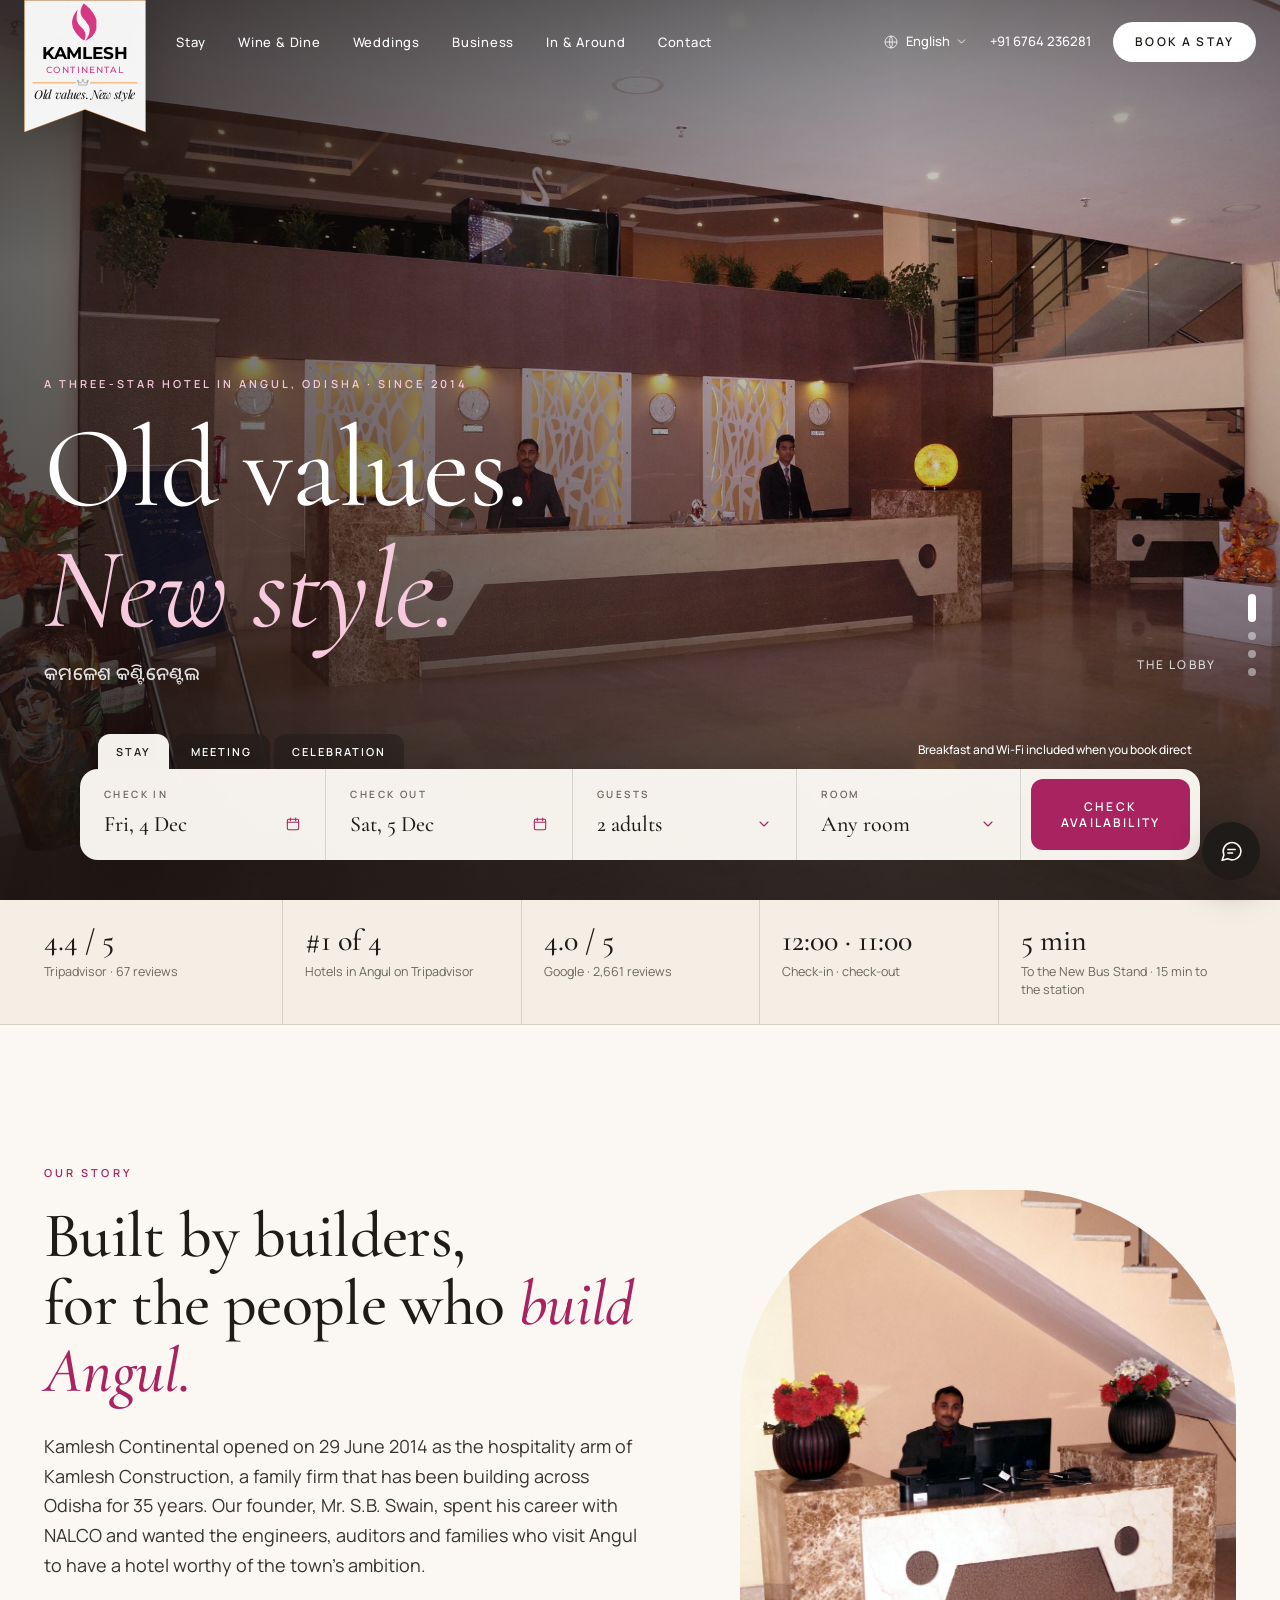
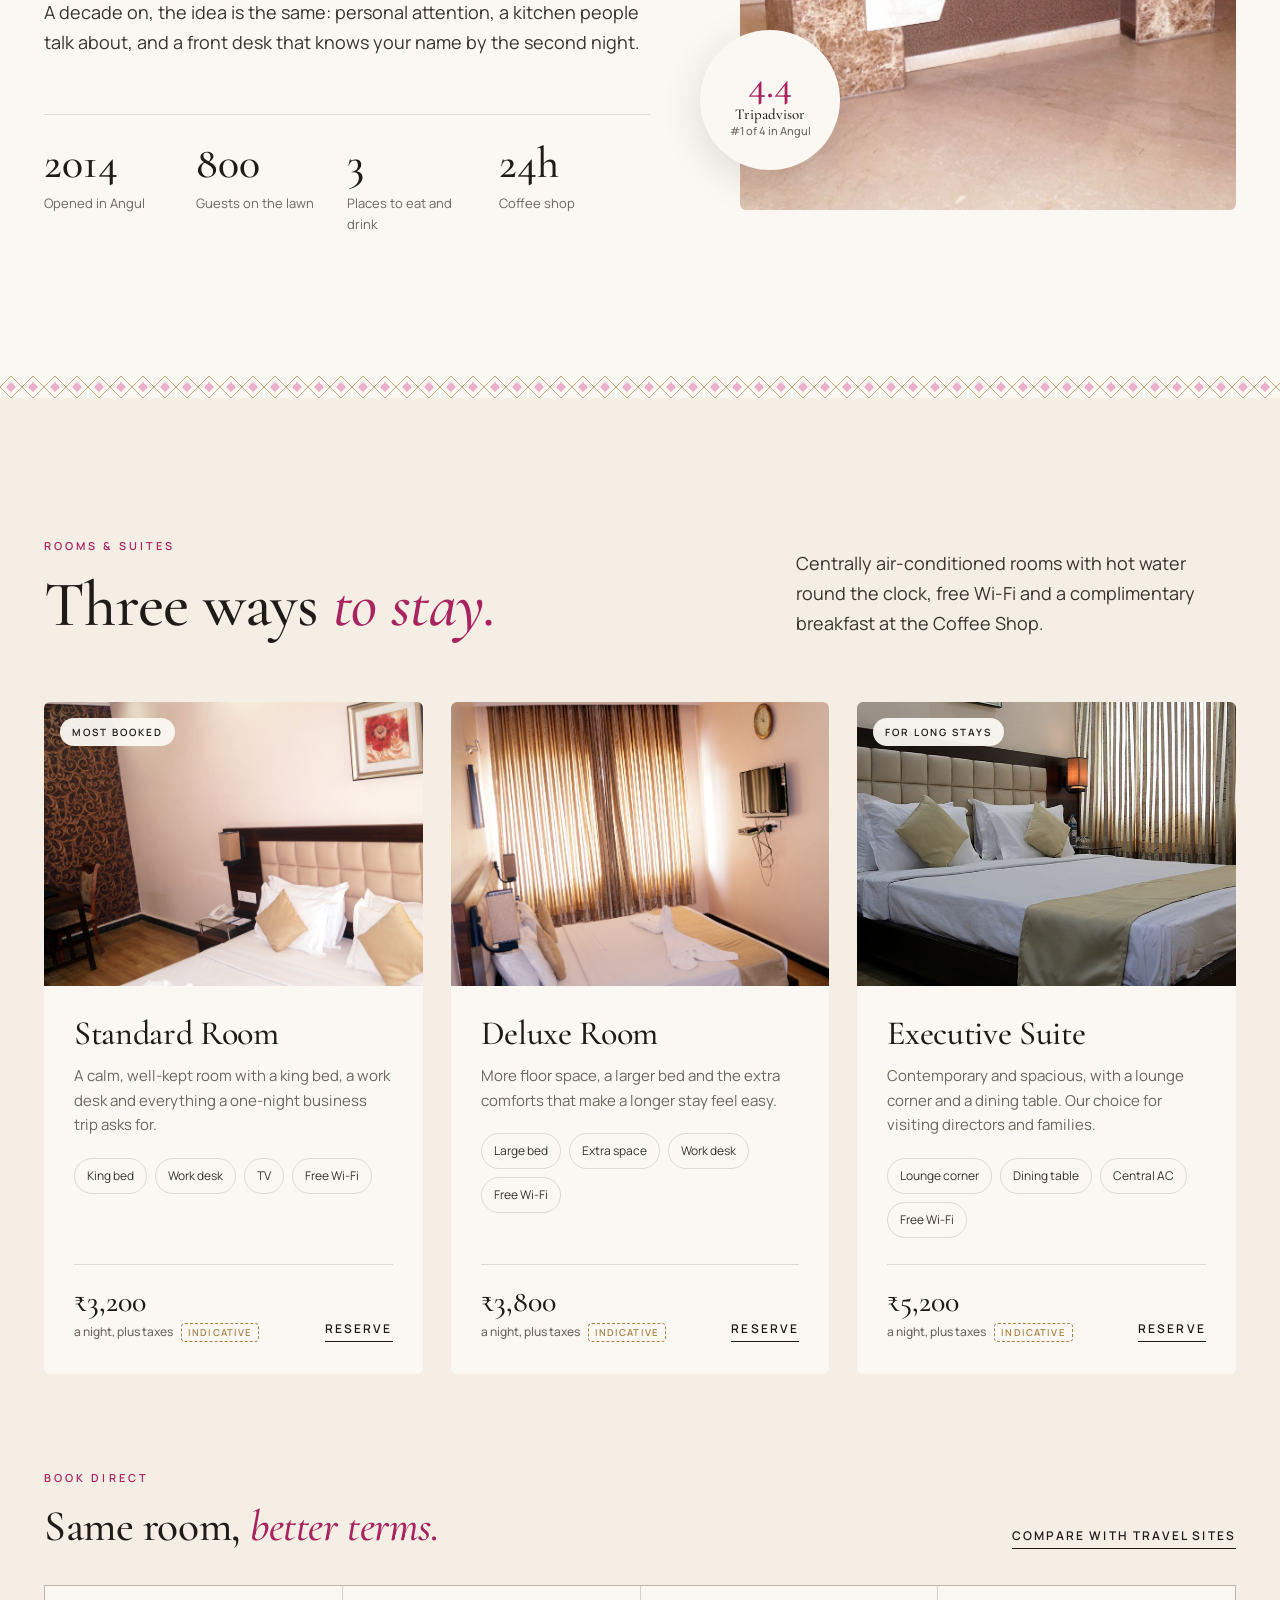
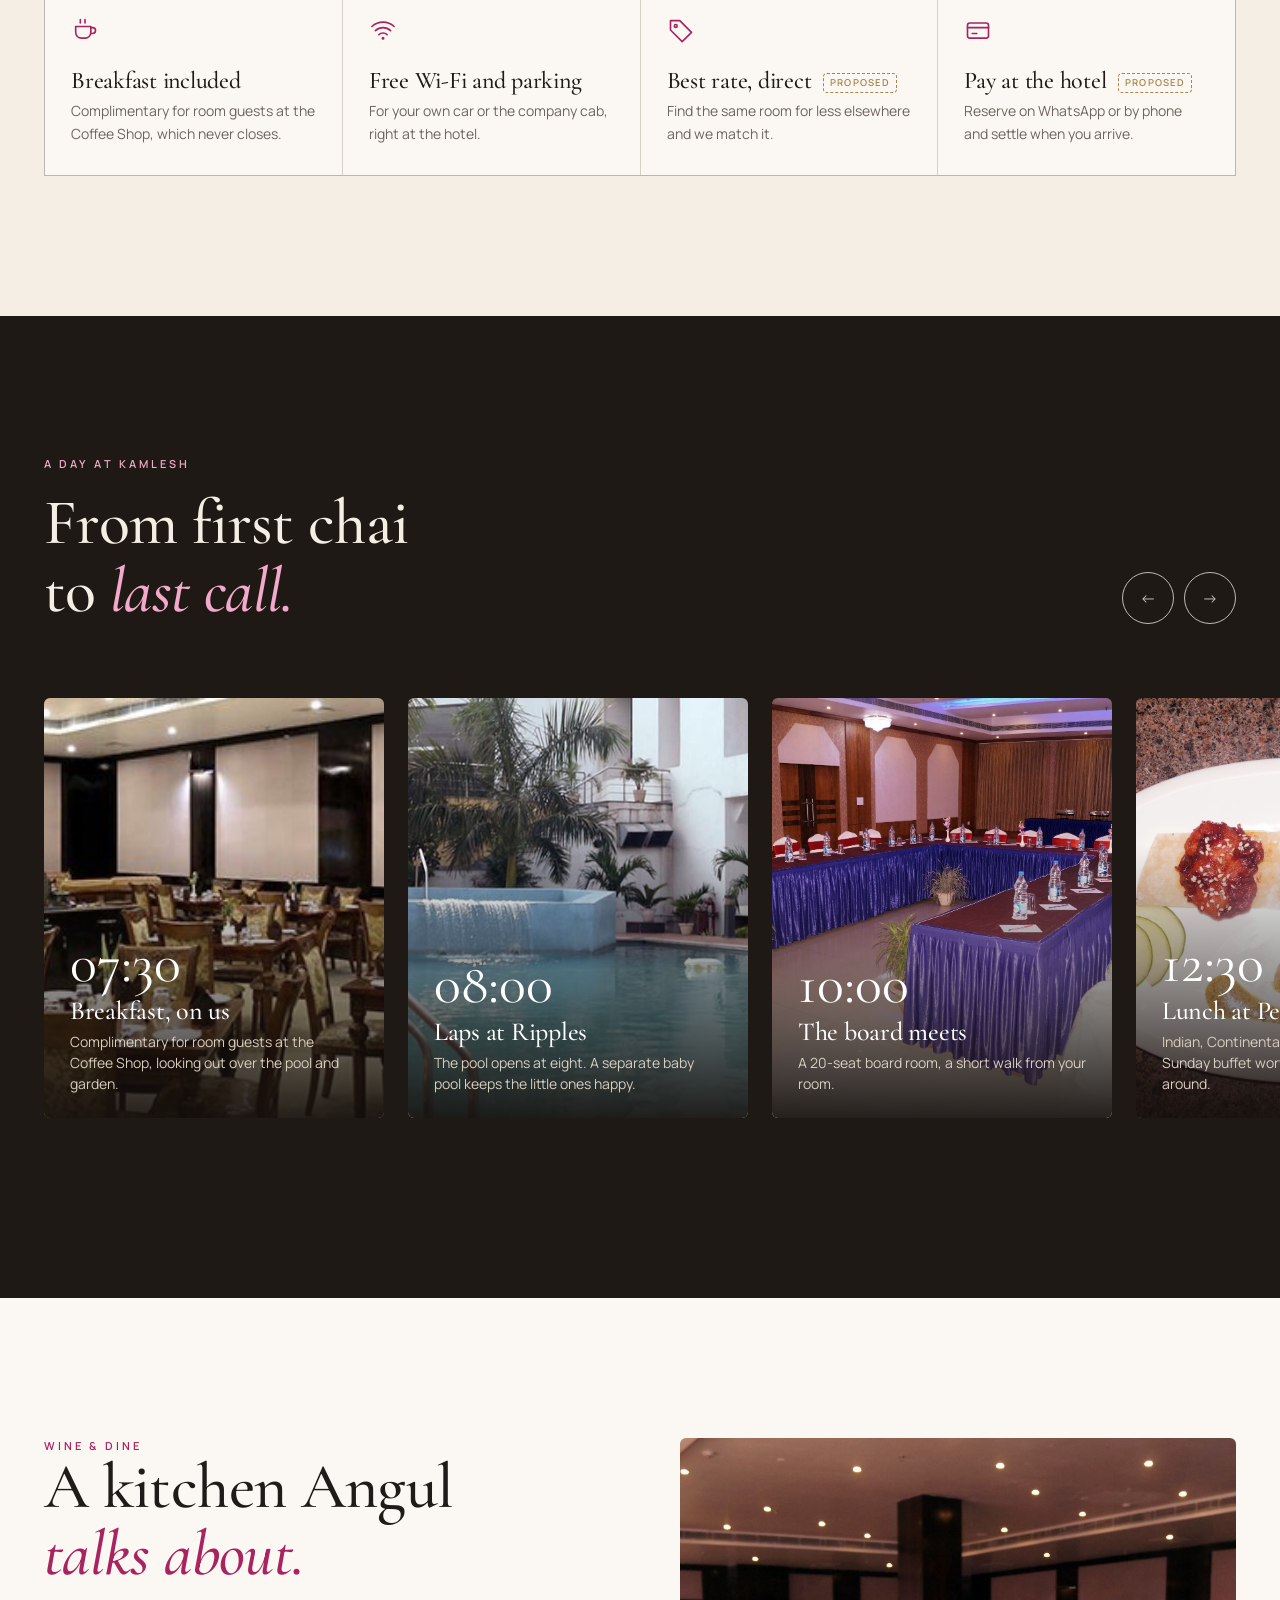
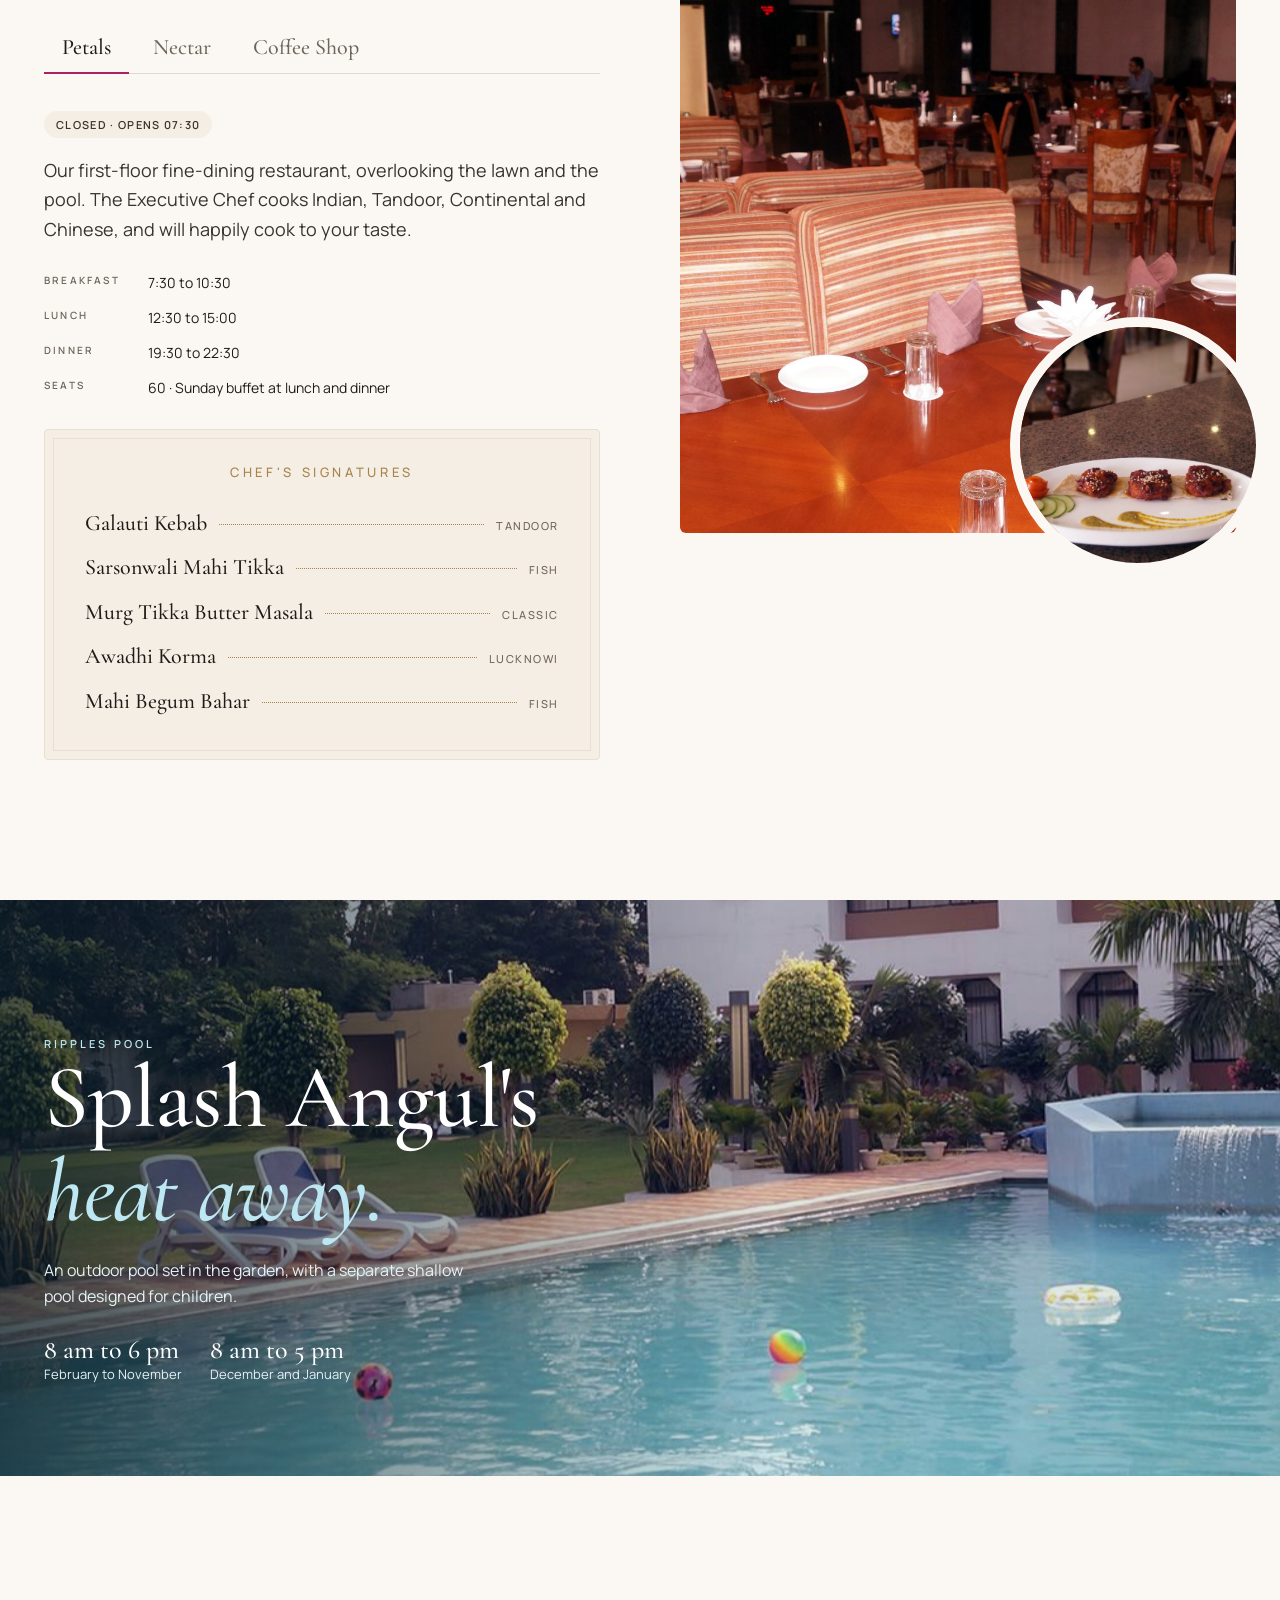
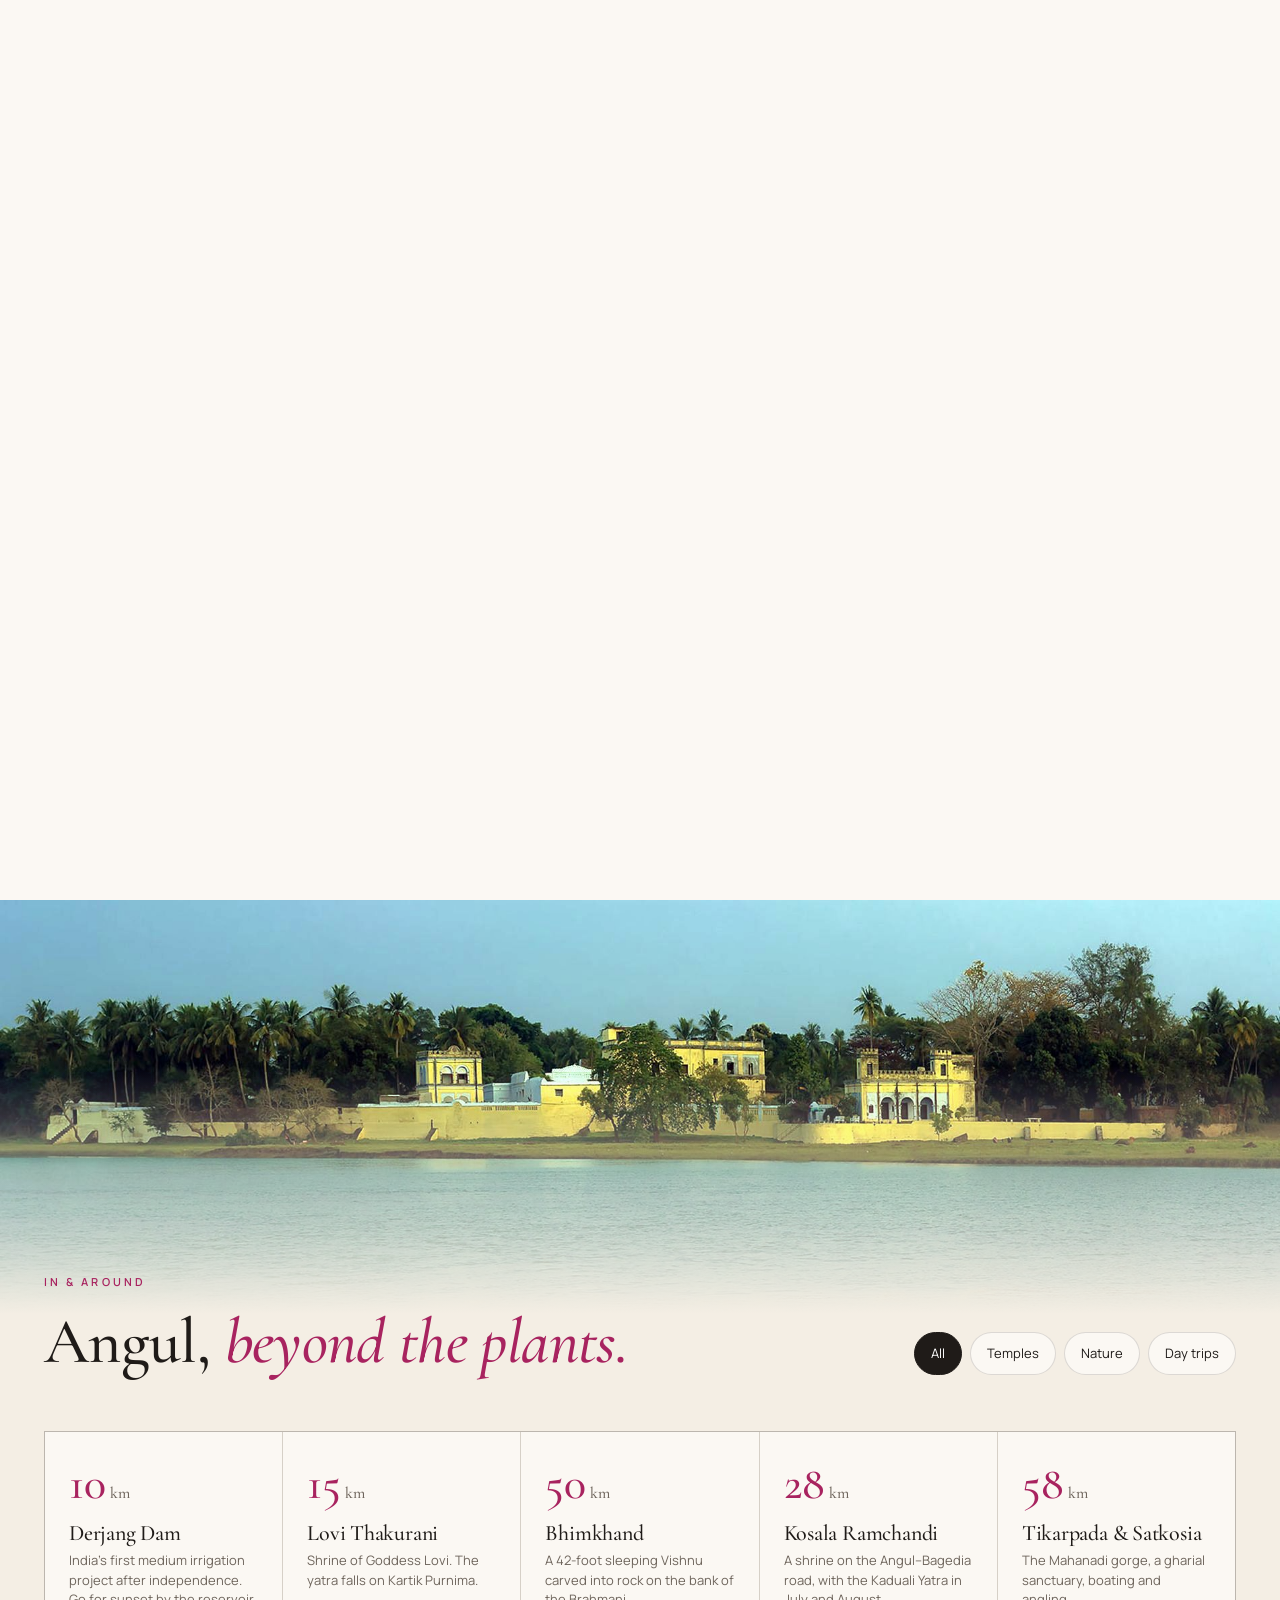
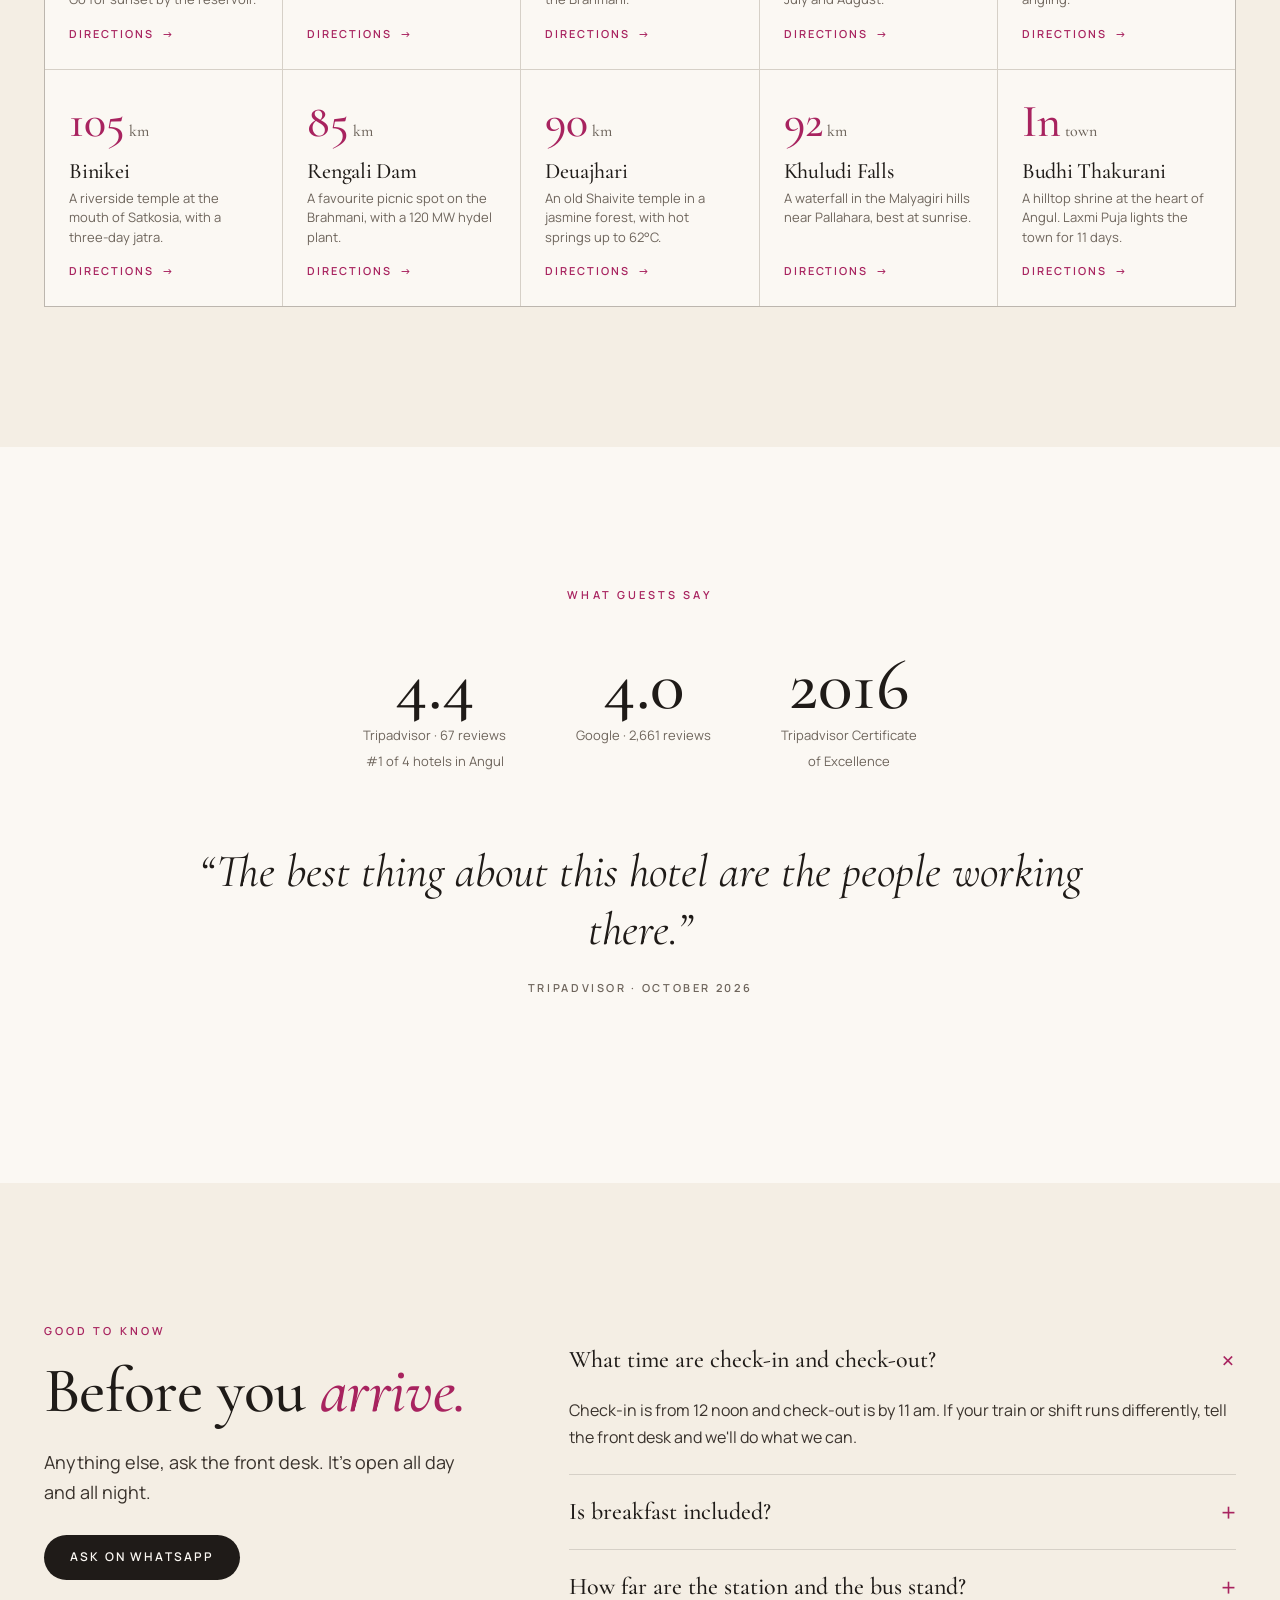
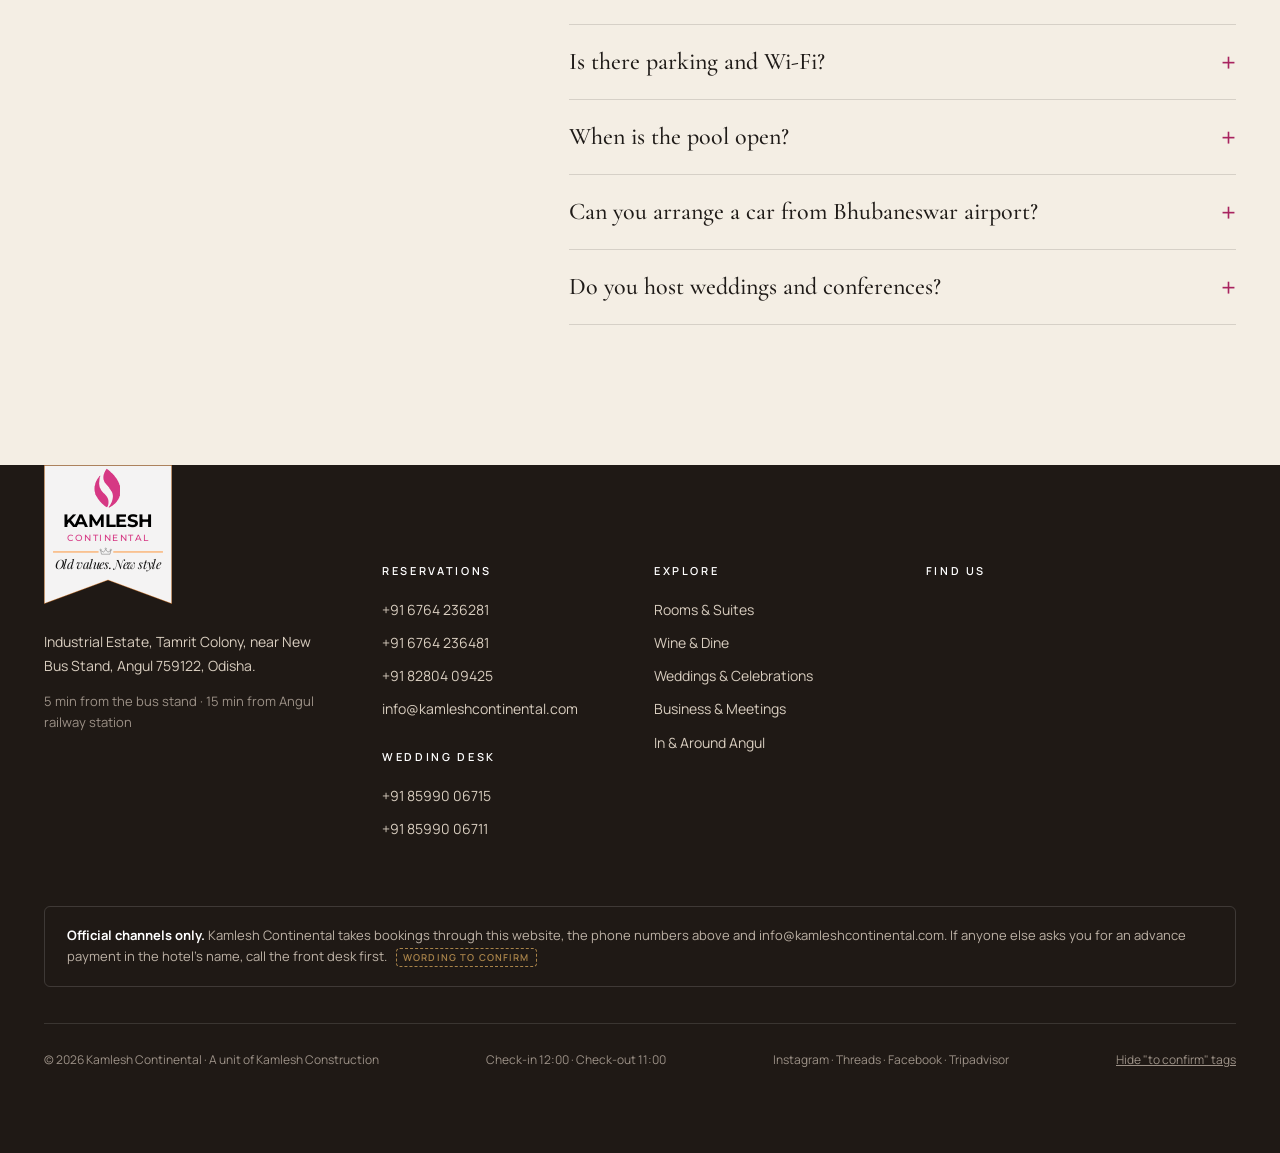
<file: index.html>
<!doctype html>
<html lang="en">
<head>
<meta charset="utf-8">
<meta name="viewport" content="width=device-width, initial-scale=1">
<script>try{var l=new URLSearchParams(location.search).get('lang')||localStorage.getItem('kc-lang');if(l==='hi'||l==='or'){document.documentElement.lang=l;document.documentElement.className+=' kc-i18n-wait';setTimeout(function(){document.documentElement.classList.remove('kc-i18n-wait')},2500)}}catch(e){}</script>
<title>Kamlesh Continental, Angul · Hotel, restaurant, weddings and meetings</title>
<meta name="description" content="A three-star hotel in Angul, Odisha: rooms with breakfast, Petals restaurant, Nectar bar, Ripples pool, banquet halls for 100 to 600 and a lawn for 800.">
<link rel="icon" href="assets/favicon.svg" type="image/svg+xml">
<link rel="preconnect" href="https://fonts.googleapis.com">
<link rel="preconnect" href="https://fonts.gstatic.com" crossorigin>
<link href="https://fonts.googleapis.com/css2?family=Cormorant+Garamond:ital,wght@0,400;0,500;0,600;1,400;1,500&family=Manrope:wght@400;500;600;700&family=Noto+Sans+Oriya:wght@500&display=swap" rel="stylesheet">
<!-- logo lettering only: a tiny subset of the two logo typefaces -->
<link href="https://fonts.googleapis.com/css2?family=Montserrat:wght@500;700&family=Playfair+Display:ital@1&text=ACEHIKLMNOSTadelstuvwy.%20&display=swap" rel="stylesheet">
<link rel="stylesheet" href="assets/site.css?v=10">
<script src="assets/controls.js?v=10" defer></script>
<script src="assets/site.js?v=10" defer></script>
<script src="assets/i18n.js?v=10" defer></script>
</head>
<body data-page="home">

<!-- The Kamlesh Continental logo, redrawn as a vector from the hotel's own artwork. Used via <use href="#kc-logo">. -->
<svg width="0" height="0" style="position:absolute" aria-hidden="true">
<symbol id="kc-logo" viewBox="0 0 170 185">
  <path d="M.5.5h169v183.6L85 152.7.5 184.1z" fill="#fff" fill-opacity=".95" stroke="#FF7800" stroke-opacity=".45"/>
  <path d="M74.42 14.22C74.54 14.27 74.66 14.32 74.78 14.37C74.8 14.53 74.97 14.48 74.85 14.84C74.72 15.2 74.29 15.07 74.03 16.53C73.78 17.99 73.43 22.07 73.31 23.59C73.2 25.11 73.22 24.6 73.35 25.66C73.48 26.71 73.85 29.01 74.1 29.91C74.35 30.8 74.64 30.63 74.83 31.03C75.02 31.43 75.05 31.96 75.22 32.29C75.38 32.61 75.65 32.71 75.81 32.97C75.98 33.22 75.83 33.3 76.22 33.82C76.61 34.33 77.24 35.09 78.16 36.08C79.07 37.07 80.79 38.68 81.72 39.74C82.65 40.81 83.24 41.67 83.75 42.47C84.26 43.27 84.47 43.7 84.78 44.55C85.09 45.41 85.47 46.45 85.6 47.59C85.74 48.74 85.73 50.25 85.59 51.41C85.45 52.56 85.03 53.8 84.77 54.53C84.5 55.26 84.21 55.53 84.01 55.78C83.82 56.04 83.78 56.04 83.59 56.07C83.41 56.09 83.3 56.14 82.91 55.93C82.51 55.73 81.95 55.38 81.22 54.82C80.48 54.26 79.46 53.48 78.49 52.59C77.53 51.71 76.29 50.48 75.41 49.53C74.53 48.58 73.65 47.46 73.22 46.9C72.79 46.33 73 46.36 72.84 46.16C72.68 45.95 72.54 46 72.26 45.66C71.99 45.31 71.44 44.5 71.19 44.09C70.94 43.69 70.94 43.46 70.77 43.22C70.61 42.98 70.37 42.94 70.2 42.66C70.03 42.38 69.94 41.82 69.77 41.53C69.61 41.24 69.37 41.17 69.22 40.9C69.06 40.63 69 40.22 68.84 39.91C68.67 39.6 68.39 39.55 68.23 39.03C68.06 38.51 68.03 37.46 67.87 36.78C67.71 36.11 67.41 35.67 67.28 34.98C67.15 34.29 67.1 33.64 67.07 32.66C67.05 31.68 67.09 29.89 67.13 29.09C67.18 28.3 67.19 28.4 67.32 27.91C67.44 27.42 67.75 26.79 67.9 26.16C68.05 25.52 68.04 24.61 68.2 24.09C68.36 23.57 68.68 23.45 68.84 23.03C69.01 22.61 69.06 21.96 69.22 21.59C69.37 21.23 69.61 21.19 69.79 20.84C69.96 20.49 70.12 19.8 70.28 19.49C70.45 19.17 70.64 19.18 70.78 18.96C70.93 18.73 71 18.36 71.16 18.13C71.31 17.89 71.39 18.03 71.73 17.53C72.06 17.04 72.73 15.71 73.18 15.16C73.62 14.6 74 14.53 74.42 14.22Z M83.26 5.28C83.51 5.14 83.05 4.81 83.78 5.31C84.51 5.81 86.76 7.5 87.66 8.26C88.55 9.02 88.64 9.36 89.16 9.85C89.68 10.35 90.02 10.45 90.78 11.22C91.54 11.99 92.97 13.55 93.71 14.47C94.45 15.38 94.86 16.24 95.22 16.71C95.57 17.18 95.25 16.36 95.84 17.27C96.44 18.19 98.22 21.15 98.78 22.2C99.34 23.25 99.04 23.22 99.22 23.59C99.39 23.95 99.69 24.03 99.84 24.41C99.98 24.78 99.94 25.4 100.09 25.84C100.25 26.29 100.63 26.74 100.77 27.09C100.91 27.45 100.9 25.81 100.93 27.97C100.95 30.12 100.95 37.88 100.92 40.03C100.9 42.19 100.89 40.56 100.75 40.91C100.62 41.25 100.27 41.64 100.11 42.09C99.95 42.55 99.95 43.28 99.79 43.66C99.64 44.03 99.36 44.02 99.19 44.34C99.02 44.67 98.94 45.31 98.78 45.62C98.62 45.93 98.55 45.72 98.22 46.2C97.88 46.69 97.35 47.77 96.78 48.53C96.2 49.3 95.71 49.91 94.78 50.79C93.86 51.66 92.48 52.89 91.23 53.78C89.97 54.68 88.07 55.64 87.27 56.16C86.48 56.67 86.74 56.62 86.47 56.85C86.28 56.74 86.1 56.64 85.91 56.53C85.98 56.18 85.81 55.96 86.11 55.47C86.42 54.98 87.42 54.11 87.76 53.59C88.1 53.07 87.99 52.67 88.17 52.34C88.35 52.01 88.68 51.94 88.84 51.61C89.01 51.27 88.98 50.73 89.15 50.34C89.31 49.96 89.56 50.01 89.84 49.32C90.13 48.63 90.58 47.28 90.84 46.21C91.11 45.14 91.32 43.8 91.42 42.91C91.53 42.01 91.57 41.72 91.48 40.84C91.39 39.97 91.14 38.58 90.87 37.66C90.6 36.73 90.15 35.78 89.88 35.28C89.6 34.78 89.4 34.96 89.21 34.66C89.02 34.35 88.9 33.75 88.73 33.47C88.57 33.19 88.37 33.19 88.22 32.96C88.06 32.73 87.97 32.32 87.81 32.09C87.64 31.87 87.54 32.06 87.2 31.59C86.87 31.12 86.78 30.54 85.78 29.28C84.78 28.02 82.05 25.04 81.22 24.02C80.38 23 80.94 23.38 80.77 23.16C80.61 22.93 80.41 23.01 80.24 22.66C80.08 22.3 79.99 21.53 79.8 21.03C79.62 20.53 79.29 20.43 79.13 19.66C78.97 18.89 78.82 17.5 78.83 16.41C78.84 15.31 79.03 13.86 79.19 13.09C79.35 12.32 79.63 12.27 79.79 11.78C79.94 11.29 79.95 10.59 80.12 10.16C80.28 9.72 80.61 9.55 80.78 9.19C80.95 8.84 80.98 8.35 81.15 8.03C81.32 7.71 81.6 7.6 81.78 7.28C81.96 6.97 81.99 6.49 82.24 6.16C82.49 5.82 83 5.42 83.26 5.28Z" fill="#D63884"/>
  <text x="84.6" y="82.6" text-anchor="middle" font-family="Montserrat,Gotham,Arial,sans-serif" font-weight="700" font-size="23.8" textLength="119.4" lengthAdjust="spacing" fill="#000">KAMLESH</text>
  <text x="84.6" y="101.6" text-anchor="middle" font-family="Montserrat,Gotham,Arial,sans-serif" font-weight="500" font-size="12.6" textLength="107.4" lengthAdjust="spacing" fill="#D63884">CONTINENTAL</text>
  <path d="M12 115.5h60.5M92 115.5h66" stroke="#FF7800"/>
  <g fill="none" stroke="#8d8d8d" stroke-width=".9" stroke-linejoin="round"><path d="M76.4 118.5h11.2l1.1-4.9-3.9 2.2-2.8-3.6-2.8 3.6-3.9-2.2z"/><circle cx="75.2" cy="112.7" r=".9"/><circle cx="82" cy="111.2" r=".9"/><circle cx="88.8" cy="112.7" r=".9"/></g>
  <text x="84.6" y="138.5" text-anchor="middle" font-family="'Playfair Display',Baskerville,Georgia,serif" font-style="italic" font-size="17" textLength="141" lengthAdjust="spacing" fill="#111">Old values. New style</text>
</symbol>
</svg>

<header class="hdr" id="hdr">
  <div class="wrap">
    <a href="#top" class="brand" aria-label="Kamlesh Continental, home"><svg class="logo" viewBox="0 0 170 185" aria-hidden="true"><use href="#kc-logo"/></svg></a>
    <nav class="nav" aria-label="Primary">
      <a href="#stay">Stay</a>
      <a href="#dine">Wine &amp; Dine</a>
      <a href="weddings.html">Weddings</a>
      <a href="business.html">Business</a>
      <a href="#angul">In &amp; Around</a>
      <a href="#contact">Contact</a>
    </nav>
    <div class="hdr-cta">
      <a class="tel" href="tel:+916764236281">+91 6764 236281</a>
      <button class="btn" type="button" data-book>Book a stay</button>
      <button class="burger" id="burger" type="button" aria-label="Open menu" aria-expanded="false" aria-controls="mnav"><span></span><span></span></button>
    </div>
  </div>
</header>

<nav class="mnav" id="mnav" aria-label="Mobile">
  <button class="x" type="button" aria-label="Close menu">×</button>
  <a href="index.html">Home</a>
  <a href="#stay">Stay</a>
  <a href="#dine">Wine &amp; Dine</a>
  <a href="weddings.html">Weddings</a>
  <a href="business.html">Business</a>
  <a href="#angul">In &amp; Around</a>
  <a href="#contact">Contact</a>
</nav>

<main>
<section class="hero" id="top">
  <div class="slide on" data-cap="The lobby"><img src="img/lobby.jpg" alt="Lobby and reception of Kamlesh Continental"></div>
  <div class="slide" data-cap="The lawn"><img src="img/lawn.jpg" alt="Landscaped lawn with palms" loading="lazy"></div>
  <div class="slide" data-cap="Executive room"><img src="img/room-executive.jpg" alt="Executive room" loading="lazy"></div>
  <div class="slide" data-cap="The banquet hall"><img src="img/banquet-hall.jpg" alt="Banquet hall set for dinner" loading="lazy"></div>

  <div class="hero-copy wrap">
    <div class="eyebrow">A three-star hotel in Angul, Odisha · Since 2014</div>
    <h1>Old values.<br><em>New style.</em></h1>
    <div class="odia" lang="or">କମଳେଶ କଣ୍ଟିନେଣ୍ଟଲ</div>
  </div>
  <div class="slide-cap" id="cap">The lobby</div>
  <div class="hero-dots" id="dots"></div>

<form class="bw" id="bw" autocomplete="off" aria-label="Book or enquire">
  <div class="bw-top">
    <div class="bw-tabs" role="tablist">
      <button type="button" role="tab" class="on" aria-selected="true" data-bw="stay">Stay</button>
      <button type="button" role="tab" aria-selected="false" data-bw="meet">Meeting</button>
      <button type="button" role="tab" aria-selected="false" data-bw="event">Celebration</button>
    </div>
    <span class="bw-note">Breakfast and Wi-Fi included when you book direct</span>
  </div>
  <div class="bw-panel on" data-panel="stay">
    <label><span>Check in</span><input type="date" name="cin"></label>
    <label><span>Check out</span><input type="date" name="cout"></label>
    <label><span>Guests</span><input type="hidden" name="guests" value="2,0" data-guests></label>
    <label><span>Room</span><select name="room"><option value="">Any room</option><option value="standard">Standard</option><option value="deluxe">Deluxe</option><option value="suite">Executive Suite</option></select></label>
    <button class="bw-go" type="submit">Check<br>availability</button>
  </div>
  <div class="bw-panel" data-panel="meet">
    <label><span>Date</span><input type="date" name="mdate"></label>
    <label><span>Attendees</span><input type="number" name="mn" min="2" max="800" value="12" inputmode="numeric"></label>
    <label><span>Format</span><select name="mformat"><option>Board meeting</option><option>Training</option><option>Conference</option><option>Dealer meet</option><option>Interviews</option></select></label>
    <label><span>Duration</span><select name="mdur"><option>Half day</option><option selected>Full day</option><option>Multi-day</option></select></label>
    <button class="bw-go" type="submit">Get a<br>quote</button>
  </div>
  <div class="bw-panel" data-panel="event">
    <label><span>Date</span><input type="date" name="edate"></label>
    <label><span>Guests</span><input type="number" name="eguests" min="10" max="1200" step="1" data-step="10" value="300" inputmode="numeric"></label>
    <label><span>Occasion</span><select name="eoccasion"><option>Wedding</option><option>Reception</option><option>Engagement</option><option>Birthday</option><option>Anniversary</option><option>Corporate gala</option></select></label>
    <label><span>Guest rooms</span><select name="erooms"><option value="0">Not needed</option><option value="5">Up to 5</option><option value="10" selected>6 to 15</option><option value="20">16 or more</option></select></label>
    <button class="bw-go" type="submit">Plan the<br>day</button>
  </div>
</form>
</section>

<div class="trust">
  <div class="wrap">
    <div><b>4.4 / 5</b><span>Tripadvisor · 67 reviews</span></div>
    <div><b>#1 of 4</b><span>Hotels in Angul on Tripadvisor</span></div>
    <div><b>4.0 / 5</b><span>Google · 2,661 reviews</span></div>
    <div><b>12:00 · 11:00</b><span>Check-in · check-out</span></div>
    <div><b>5 min</b><span>To the New Bus Stand · 15 min to the station</span></div>
  </div>
</div>

<section class="pad">
  <div class="wrap intro">
    <div class="reveal">
      <div class="eyebrow">Our story</div>
      <h2>Built by builders,<br>for the people who <em>build Angul.</em></h2>
      <p class="lede">Kamlesh Continental opened on 29 June 2014 as the hospitality arm of Kamlesh Construction, a family firm that has been building across Odisha for 35 years. Our founder, Mr. S.B. Swain, spent his career with NALCO and wanted the engineers, auditors and families who visit Angul to have a hotel worthy of the town's ambition.</p>
      <p class="lede" style="margin-top:18px">A decade on, the idea is the same: personal attention, a kitchen people talk about, and a front desk that knows your name by the second night.</p>
      <div class="stats">
        <div><b>2014</b><span>Opened in Angul</span></div>
        <div><b>800</b><span>Guests on the lawn</span></div>
        <div><b>3</b><span>Places to eat and drink</span></div>
        <div><b>24h</b><span>Coffee shop</span></div>
      </div>
    </div>
    <div class="intro-img reveal">
      <img src="img/reception.jpg" alt="Reception desk beside the staircase" loading="lazy">
      <div class="stamp"><div><b>4.4</b>Tripadvisor<br><small>#1 of 4 in Angul</small></div></div>
    </div>
  </div>
</section>

<div class="ikat" aria-hidden="true"></div>

<section class="band pad" id="stay">
  <div class="wrap">
    <div class="sec-head reveal">
      <div><div class="eyebrow">Rooms &amp; Suites</div><h2>Three ways <em>to stay.</em></h2></div>
      <p class="lede" style="max-width:40ch">Centrally air-conditioned rooms with hot water round the clock, free Wi-Fi and a complimentary breakfast at the Coffee Shop.</p>
    </div>
    <div class="room-grid">
      <article class="room reveal">
        <div class="room-media"><img src="img/room-standard.jpg" alt="Standard room" loading="lazy"><span class="room-tag">Most booked</span></div>
        <div class="room-body">
          <h3>Standard Room</h3>
          <p>A calm, well-kept room with a king bed, a work desk and everything a one-night business trip asks for.</p>
          <ul class="amen"><li>King bed</li><li>Work desk</li><li>TV</li><li>Free Wi-Fi</li></ul>
          <div class="room-foot"><div class="price"><span data-rate="standard">₹3,200</span><small>a night, plus taxes <span class="tbc">indicative</span></small></div><a class="link" href="#" data-book data-room="standard">Reserve</a></div>
        </div>
      </article>
      <article class="room reveal">
        <div class="room-media"><img src="img/room-deluxe.jpg" alt="Deluxe room" loading="lazy"></div>
        <div class="room-body">
          <h3>Deluxe Room</h3>
          <p>More floor space, a larger bed and the extra comforts that make a longer stay feel easy.</p>
          <ul class="amen"><li>Large bed</li><li>Extra space</li><li>Work desk</li><li>Free Wi-Fi</li></ul>
          <div class="room-foot"><div class="price"><span data-rate="deluxe">₹3,800</span><small>a night, plus taxes <span class="tbc">indicative</span></small></div><a class="link" href="#" data-book data-room="deluxe">Reserve</a></div>
        </div>
      </article>
      <article class="room reveal">
        <div class="room-media"><img src="img/suite-wide.jpg" alt="Executive suite" loading="lazy"><span class="room-tag">For long stays</span></div>
        <div class="room-body">
          <h3>Executive Suite</h3>
          <p>Contemporary and spacious, with a lounge corner and a dining table. Our choice for visiting directors and families.</p>
          <ul class="amen"><li>Lounge corner</li><li>Dining table</li><li>Central AC</li><li>Free Wi-Fi</li></ul>
          <div class="room-foot"><div class="price"><span data-rate="suite">₹5,200</span><small>a night, plus taxes <span class="tbc">indicative</span></small></div><a class="link" href="#" data-book data-room="suite">Reserve</a></div>
        </div>
      </article>
    </div>

    <div class="sec-head sub-head reveal">
      <div><div class="eyebrow">Book direct</div><h2>Same room, <em>better terms.</em></h2></div>
      <a class="link" href="business.html#direct">Compare with travel sites</a>
    </div>
    <div class="perks reveal">
      <div class="perk"><svg viewBox="0 0 24 24" aria-hidden="true"><path d="M4 9h13v5a5 5 0 0 1-5 5H9a5 5 0 0 1-5-5zM17 10h1.5a2.5 2.5 0 0 1 0 5H17M8 3v3M12 3v3"/></svg><h3>Breakfast included</h3><p>Complimentary for room guests at the Coffee Shop, which never closes.</p></div>
      <div class="perk"><svg viewBox="0 0 24 24" aria-hidden="true"><path d="M2.5 9a14 14 0 0 1 19 0M5.5 12.5a9.500 9.500 0 0 1 13 0M8.500 16a5 5 0 0 1 7 0"/><circle cx="12" cy="19" r=".6"/></svg><h3>Free Wi-Fi and parking</h3><p>For your own car or the company cab, right at the hotel.</p></div>
      <div class="perk"><svg viewBox="0 0 24 24" aria-hidden="true"><path d="M3 12V4h8l10 10-8 8z"/><circle cx="7.500" cy="8.500" r="1.200"/></svg><h3>Best rate, direct <span class="tbc">proposed</span></h3><p>Find the same room for less elsewhere and we match it.</p></div>
      <div class="perk"><svg viewBox="0 0 24 24" aria-hidden="true"><rect x="3" y="6" width="18" height="13" rx="2"/><path d="M3 10h18M7 15h4"/></svg><h3>Pay at the hotel <span class="tbc">proposed</span></h3><p>Reserve on WhatsApp or by phone and settle when you arrive.</p></div>
    </div>
  </div>
</section>

<section class="dark pad">
  <div class="wrap sec-head reveal">
    <div><div class="eyebrow">A day at Kamlesh</div><h2>From first chai<br>to <em>last call.</em></h2></div>
    <div class="rail-ctrl"><button type="button" aria-label="Earlier in the day" data-rail="dayRail" data-dir="-1">←</button><button type="button" aria-label="Later in the day" data-rail="dayRail" data-dir="1">→</button></div>
  </div>
  <div class="rail" id="dayRail">
    <article class="moment"><img src="img/coffee-shop.jpg" alt="" loading="lazy"><div class="moment-txt"><time>07:30</time><h3>Breakfast, on us</h3><p>Complimentary for room guests at the Coffee Shop, looking out over the pool and garden.</p></div></article>
    <article class="moment"><img src="img/pool-wide.jpg" alt="" loading="lazy"><div class="moment-txt"><time>08:00</time><h3>Laps at Ripples</h3><p>The pool opens at eight. A separate baby pool keeps the little ones happy.</p></div></article>
    <article class="moment"><img src="img/boardroom.jpg" alt="" loading="lazy"><div class="moment-txt"><time>10:00</time><h3>The board meets</h3><p>A 20-seat board room, a short walk from your room.</p></div></article>
    <article class="moment"><img src="img/dish-tikka.jpg" alt="" loading="lazy"><div class="moment-txt"><time>12:30</time><h3>Lunch at Petals</h3><p>Indian, Continental and Chinese, and a Sunday buffet worth planning the week around.</p></div></article>
    <article class="moment"><img src="img/nectar-fire.jpg" alt="" loading="lazy"><div class="moment-txt"><time>14:00</time><h3>Happy hour at Nectar</h3><p>Two to six, every day. One more each time.</p></div></article>
    <article class="moment"><img src="img/petals.jpg" alt="" loading="lazy"><div class="moment-txt"><time>19:30</time><h3>Dinner, unhurried</h3><p>Galauti kebab, Awadhi korma and the lawn lit up outside the window.</p></div></article>
    <article class="moment"><img src="img/towel-swan.jpg" alt="" loading="lazy"><div class="moment-txt"><time>24h</time><h3>Whenever you need us</h3><p>The Coffee Shop never closes. Neither does the front desk.</p></div></article>
  </div>
</section>

<section class="pad" id="dine" data-tabs-scope>
  <div class="wrap dine-wrap">
    <div class="reveal">
      <div class="eyebrow">Wine &amp; Dine</div>
      <h2>A kitchen Angul<br><em>talks about.</em></h2>
      <div class="tabs" id="dineTabs" data-tabs role="tablist">
        <button type="button" class="on" role="tab" aria-selected="true" data-tab="petals">Petals</button>
        <button type="button" role="tab" aria-selected="false" data-tab="nectar">Nectar</button>
        <button type="button" role="tab" aria-selected="false" data-tab="coffee">Coffee Shop</button>
      </div>
      <div class="tabpanel on" data-tabpanel="petals" data-img="img/petals.jpg" data-float="img/dish-kebab.jpg">
        <span class="status" data-hours="07:30-10:30,12:30-15:00,19:30-22:30">Open daily</span>
        <p class="lede" style="margin-top:18px">Our first-floor fine-dining restaurant, overlooking the lawn and the pool. The Executive Chef cooks Indian, Tandoor, Continental and Chinese, and will happily cook to your taste.</p>
        <dl class="facts"><dt>Breakfast</dt><dd>7:30 to 10:30</dd><dt>Lunch</dt><dd>12:30 to 15:00</dd><dt>Dinner</dt><dd>19:30 to 22:30</dd><dt>Seats</dt><dd>60 · Sunday buffet at lunch and dinner</dd></dl>
        <div class="menu-card">
          <h4>Chef's signatures</h4>
          <ul>
            <li>Galauti Kebab <span>Tandoor</span></li>
            <li>Sarsonwali Mahi Tikka <span>Fish</span></li>
            <li>Murg Tikka Butter Masala <span>Classic</span></li>
            <li>Awadhi Korma <span>Lucknowi</span></li>
            <li>Mahi Begum Bahar <span>Fish</span></li>
          </ul>
        </div>
      </div>
      <div class="tabpanel" data-tabpanel="nectar" data-img="img/nectar-bar.jpg" data-float="img/nectar-fire.jpg">
        <span class="status" data-happy="14:00-18:00">Happy hour 14:00–18:00</span>
        <p class="lede" style="margin-top:18px">A relaxed, low-lit bar with a wide pour of liquors, wines and cocktails. It's the room where deals get celebrated.</p>
        <dl class="facts"><dt>Happy hour</dt><dd>14:00 to 18:00, every day</dd><dt>Floor</dt><dd>First floor</dd><dt>Try</dt><dd>The flaming house cocktail</dd></dl>
      </div>
      <div class="tabpanel" data-tabpanel="coffee" data-img="img/coffee-shop.jpg" data-float="img/dish-chicken.jpg">
        <span class="status" data-hours="24h">Open 24 hours</span>
        <p class="lede" style="margin-top:18px">Open round the clock, with garden and pool views. Room guests have breakfast here on the house. Lunch is an Indian and Oriental buffet with Odia dishes à la carte, and the evenings turn Thai.</p>
        <dl class="facts"><dt>Hours</dt><dd>24 hours</dd><dt>Lunch</dt><dd>Indian and Oriental buffet · Odia à la carte</dd><dt>Dinner</dt><dd>Thai</dd></dl>
      </div>
    </div>
    <div class="dine-media reveal">
      <img id="dineImg" src="img/petals.jpg" alt="Inside the restaurant" loading="lazy">
      <img id="dineFloat" class="float" src="img/dish-kebab.jpg" alt="" loading="lazy">
    </div>
  </div>
</section>

<section class="banner" id="pool">
  <img src="img/pool-pano.jpg" alt="Ripples pool with sun loungers" data-parallax loading="lazy">
  <div class="wrap">
    <div class="eyebrow">Ripples Pool</div>
    <h2>Splash Angul's<br><em>heat away.</em></h2>
    <p>An outdoor pool set in the garden, with a separate shallow pool designed for children.</p>
    <div class="hours"><div><b>8 am to 6 pm</b>February to November</div><div><b>8 am to 5 pm</b>December and January</div></div>
  </div>
</section>

<section class="pad">
  <div class="wrap">
    <div class="sec-head reveal">
      <div><div class="eyebrow">Two reasons Angul comes to us</div><h2>Celebrate here. <em>Work here.</em></h2></div>
      <p class="lede" style="max-width:42ch">The same halls host a wedding on Sunday and a dealer meet on Monday. Each has its own page, its own team and its own number.</p>
    </div>
    <div class="doors reveal">
      <a class="door" href="weddings.html">
        <img src="img/banquet-hall.jpg" alt="" loading="lazy">
        <div class="door-body">
          <div class="eyebrow">Weddings &amp; celebrations</div>
          <h3>Where Angul celebrates.</h3>
          <p>Air-conditioned halls that open into one another and a green lawn beside them, for everything from a sagai to a thousand-guest reception.</p>
          <div class="door-facts"><div><b>100–600</b><span>In the banquet halls</span></div><div><b>800</b><span>On the lawn</span></div><div><b>1,000+</b><span>Together</span></div></div>
          <span class="link">Plan a celebration</span>
        </div>
      </a>
      <a class="door" href="business.html">
        <img src="img/conference.jpg" alt="" loading="lazy">
        <div class="door-body">
          <div class="eyebrow">Business &amp; meetings</div>
          <h3>Your basecamp in Odisha's powerhouse.</h3>
          <p>For visitors to the NALCO, JSPL, NTPC and MCL plants: a 20-seat board room, halls for up to 600 and a coffee shop that never closes.</p>
          <div class="door-facts"><div><b>20</b><span>Board room seats</span></div><div><b>600</b><span>In conference</span></div><div><b>24h</b><span>Coffee shop</span></div></div>
          <span class="link">Business &amp; meetings</span>
        </div>
      </a>
    </div>
  </div>
</section>

<section class="band" id="angul">
  <div class="angul-hero"><img src="img/odisha-river.jpg" alt="A riverside palace in Odisha" loading="lazy"></div>
  <div class="wrap" style="padding-bottom:140px;margin-top:-40px;position:relative">
    <div class="sec-head reveal" style="margin-bottom:0">
      <div><div class="eyebrow">In &amp; Around</div><h2>Angul, <em>beyond the plants.</em></h2></div>
      <div class="filters" data-filter="#places" role="group" aria-label="Filter places">
        <button type="button" class="on" aria-pressed="true" data-f="all">All</button>
        <button type="button" aria-pressed="false" data-f="temple">Temples</button>
        <button type="button" aria-pressed="false" data-f="nature">Nature</button>
        <button type="button" aria-pressed="false" data-f="day">Day trips</button>
      </div>
    </div>
    <div class="places reveal" id="places">
      <a class="place" data-t="nature" href="https://www.google.com/maps/dir/?api=1&amp;origin=20.8349281,85.103498&amp;destination=Derjang+Dam%2C+Angul%2C+Odisha" target="_blank" rel="noopener"><div class="km">10<small>km</small></div><h3>Derjang Dam</h3><p>India's first medium irrigation project after independence. Go for sunset by the reservoir.</p><span class="dir">Directions</span></a>
      <a class="place" data-t="temple" href="https://www.google.com/maps/dir/?api=1&amp;origin=20.8349281,85.103498&amp;destination=Maa+Lobhi+Thakurani+Temple%2C+Garhsantry%2C+Angul%2C+Odisha" target="_blank" rel="noopener"><div class="km">15<small>km</small></div><h3>Lovi Thakurani</h3><p>Shrine of Goddess Lovi. The yatra falls on Kartik Purnima.</p><span class="dir">Directions</span></a>
      <a class="place" data-t="temple" href="https://www.google.com/maps/dir/?api=1&amp;origin=20.8349281,85.103498&amp;destination=Bhimkand+Sleeping+Vishnu%2C+Talcher%2C+Odisha" target="_blank" rel="noopener"><div class="km">50<small>km</small></div><h3>Bhimkhand</h3><p>A 42-foot sleeping Vishnu carved into rock on the bank of the Brahmani.</p><span class="dir">Directions</span></a>
      <a class="place" data-t="temple" href="https://www.google.com/maps/dir/?api=1&amp;origin=20.8349281,85.103498&amp;destination=Maa+Ramchandi+Temple%2C+Kosala%2C+Angul%2C+Odisha" target="_blank" rel="noopener"><div class="km">28<small>km</small></div><h3>Kosala Ramchandi</h3><p>A shrine on the Angul–Bagedia road, with the Kaduali Yatra in July and August.</p><span class="dir">Directions</span></a>
      <a class="place" data-t="nature day" href="https://www.google.com/maps/dir/?api=1&amp;origin=20.8349281,85.103498&amp;destination=Tikarpada%2C+Satkosia+Tiger+Reserve%2C+Odisha" target="_blank" rel="noopener"><div class="km">58<small>km</small></div><h3>Tikarpada &amp; Satkosia</h3><p>The Mahanadi gorge, a gharial sanctuary, boating and angling.</p><span class="dir">Directions</span></a>
      <a class="place" data-t="temple day" href="https://www.google.com/maps/dir/?api=1&amp;origin=20.8349281,85.103498&amp;destination=Binikei+Temple%2C+Athamallik%2C+Odisha" target="_blank" rel="noopener"><div class="km">105<small>km</small></div><h3>Binikei</h3><p>A riverside temple at the mouth of Satkosia, with a three-day jatra.</p><span class="dir">Directions</span></a>
      <a class="place" data-t="nature day" href="https://www.google.com/maps/dir/?api=1&amp;origin=20.8349281,85.103498&amp;destination=Rengali+Dam%2C+Odisha" target="_blank" rel="noopener"><div class="km">85<small>km</small></div><h3>Rengali Dam</h3><p>A favourite picnic spot on the Brahmani, with a 120 MW hydel plant.</p><span class="dir">Directions</span></a>
      <a class="place" data-t="nature temple day" href="https://www.google.com/maps/dir/?api=1&amp;origin=20.8349281,85.103498&amp;destination=Deulajhari+Temple%2C+Athamallik%2C+Odisha" target="_blank" rel="noopener"><div class="km">90<small>km</small></div><h3>Deuajhari</h3><p>An old Shaivite temple in a jasmine forest, with hot springs up to 62°C.</p><span class="dir">Directions</span></a>
      <a class="place" data-t="nature day" href="https://www.google.com/maps/dir/?api=1&amp;origin=20.8349281,85.103498&amp;destination=Khuludi+Waterfall%2C+Pallahara%2C+Odisha" target="_blank" rel="noopener"><div class="km">92<small>km</small></div><h3>Khuludi Falls</h3><p>A waterfall in the Malyagiri hills near Pallahara, best at sunrise.</p><span class="dir">Directions</span></a>
      <a class="place" data-t="temple" href="https://www.google.com/maps/dir/?api=1&amp;origin=20.8349281,85.103498&amp;destination=Maa+Budhi+Thakurani+Temple%2C+Angul%2C+Odisha" target="_blank" rel="noopener"><div class="km">In<small>town</small></div><h3>Budhi Thakurani</h3><p>A hilltop shrine at the heart of Angul. Laxmi Puja lights the town for 11 days.</p><span class="dir">Directions</span></a>
    </div>
  </div>
</section>

<section class="pad reviews">
  <div class="wrap">
    <div class="eyebrow reveal">What guests say</div>
    <div class="score-row reveal">
      <div class="score"><b>4.4</b><span>Tripadvisor · 67 reviews<br>#1 of 4 hotels in Angul</span></div>
      <div class="score"><b>4.0</b><span>Google · 2,661 reviews</span></div>
      <div class="score"><b>2016</b><span>Tripadvisor Certificate<br>of Excellence</span></div>
    </div>
    <div class="quote reveal" data-rotate>
      <blockquote class="on">“The best thing about this hotel are the people working there.”<cite>Tripadvisor · October 2026</cite></blockquote>
      <blockquote>“Excellent service, excellent food quality. Best hotel in Angul.”<cite>Tripadvisor · Business traveller</cite></blockquote>
      <blockquote>“Nice swimming pool and good bar also available.”<cite>Tripadvisor · November 2021</cite></blockquote>
    </div>
  </div>
</section>

<section class="band pad" id="faq">
  <div class="wrap cols">
    <div class="reveal">
      <div class="eyebrow">Good to know</div>
      <h2 style="margin:18px 0 24px">Before you <em>arrive.</em></h2>
      <p class="lede">Anything else, ask the front desk. It's open all day and all night.</p>
      <p style="margin-top:28px"><a class="btn btn-solid" href="https://wa.me/918280409425" target="_blank" rel="noopener">Ask on WhatsApp</a></p>
    </div>
    <div class="faq reveal">
      <details open><summary>What time are check-in and check-out?</summary><p>Check-in is from 12 noon and check-out is by 11 am. If your train or shift runs differently, tell the front desk and we'll do what we can.</p></details>
      <details><summary>Is breakfast included?</summary><p>Yes. Room guests have a complimentary breakfast at the Coffee Shop, which is open 24 hours.</p></details>
      <details><summary>How far are the station and the bus stand?</summary><p>The New Bus Stand is about 5 minutes away and Angul railway station about 15 minutes (roughly 4 km).</p></details>
      <details><summary>Is there parking and Wi-Fi?</summary><p>Yes, both are free for guests.</p></details>
      <details><summary>When is the pool open?</summary><p>Ripples is open from 8 am to 6 pm from February to November, and from 8 am to 5 pm in December and January. There is a separate baby pool.</p></details>
      <details><summary>Can you arrange a car from Bhubaneswar airport?</summary><p>Ask the front desk when you book and we'll confirm what's available. <span class="tbc">to confirm</span></p></details>
      <details><summary>Do you host weddings and conferences?</summary><p>Both. See <a href="weddings.html">weddings and celebrations</a> or <a href="business.html">business and meetings</a>.</p></details>
    </div>
  </div>
</section>
</main>

<footer class="foot" id="contact">
  <div class="wrap">
    <div class="foot-grid">
      <div>
        <a href="index.html" class="foot-logo" aria-label="Kamlesh Continental, home"><svg class="logo" viewBox="0 0 170 185" aria-hidden="true"><use href="#kc-logo"/></svg></a>
        <p style="font-size:14px;max-width:32ch">Industrial Estate, Tamrit Colony, near New Bus Stand, Angul 759122, Odisha.</p>
        <p style="font-size:13px;margin-top:14px;color:#9C9187">5 min from the bus stand · 15 min from Angul railway station</p>
      </div>
      <div>
        <h4>Reservations</h4>
        <ul>
          <li><a href="tel:+916764236281">+91 6764 236281</a></li>
          <li><a href="tel:+916764236481">+91 6764 236481</a></li>
          <li><a href="tel:+918280409425">+91 82804 09425</a></li>
          <li><a href="mailto:info@kamleshcontinental.com">info@kamleshcontinental.com</a></li>
        </ul>
        <h4 style="margin-top:30px">Wedding desk</h4>
        <ul>
          <li><a href="tel:+918599006715">+91 85990 06715</a></li>
          <li><a href="tel:+918599006711">+91 85990 06711</a></li>
        </ul>
      </div>
      <div>
        <h4>Explore</h4>
        <ul>
          <li><a href="#stay">Rooms &amp; Suites</a></li>
          <li><a href="#dine">Wine &amp; Dine</a></li>
          <li><a href="weddings.html">Weddings &amp; Celebrations</a></li>
          <li><a href="business.html">Business &amp; Meetings</a></li>
          <li><a href="#angul">In &amp; Around Angul</a></li>
        </ul>
      </div>
      <div>
        <h4>Find us</h4>
        <div class="map"><iframe title="Map to Kamlesh Continental" loading="lazy" src="https://maps.google.com/maps?q=20.8349281,85.103498&z=15&output=embed"></iframe></div>
      </div>
    </div>
    <p class="fraud"><b>Official channels only.</b> Kamlesh Continental takes bookings through this website, the phone numbers above and info@kamleshcontinental.com. If anyone else asks you for an advance payment in the hotel's name, call the front desk first. <span class="tbc">wording to confirm</span></p>
    <div class="foot-bottom">
      <span>© <span data-year>2026</span> Kamlesh Continental · A unit of Kamlesh Construction</span>
      <span>Check-in 12:00 · Check-out 11:00</span>
      <span><a href="https://www.instagram.com/kamleshcontinentalangul/">Instagram</a> · <a href="https://www.threads.com/@kamleshcontinentalangul">Threads</a> · <a href="https://www.facebook.com/HotelKamleshContinental">Facebook</a> · <a href="https://www.tripadvisor.in/Hotel_Review-g1202866-d6982257-Reviews-Hotel_Kamlesh_Continental-Angul_Odisha.html">Tripadvisor</a></span>
      <button type="button" data-tbc-toggle>Hide "to confirm" tags</button>
    </div>
  </div>
</footer>

<!-- floating contact panel (desktop) -->
<div class="connect" id="connect">
  <div class="connect-panel" id="connectPanel">
    <a href="https://wa.me/918280409425" target="_blank" rel="noopener"><span class="ic w"><svg viewBox="0 0 24 24"><path d="M21 11.5a8.5 8.5 0 0 1-12.6 7.4L3 20.5l1.7-5.2A8.5 8.5 0 1 1 21 11.500z"/></svg></span><span><b>WhatsApp reservations</b><small>Rooms and general questions</small></span></a>
    <a href="https://wa.me/918599006715" target="_blank" rel="noopener"><span class="ic w"><svg viewBox="0 0 24 24"><path d="M21 11.5a8.5 8.5 0 0 1-12.6 7.4L3 20.5l1.7-5.2A8.5 8.5 0 1 1 21 11.500z"/></svg></span><span><b>WhatsApp wedding desk</b><small>Weddings, parties and events</small></span></a>
    <a href="tel:+916764236281"><span class="ic"><svg viewBox="0 0 24 24"><path d="M5 4h4l2 5-2.5 1.5a11 11 0 0 0 5 5L15 13l5 2v4a2 2 0 0 1-2 2A16 16 0 0 1 3 6a2 2 0 0 1 2-2z"/></svg></span><span><b>Call the front desk</b><small>+91 6764 236281 · 24 hours</small></span></a>
    <a href="mailto:info@kamleshcontinental.com"><span class="ic"><svg viewBox="0 0 24 24"><rect x="3" y="5" width="18" height="14" rx="2"/><path d="m3 7 9 6 9-6"/></svg></span><span><b>Email us</b><small>info@kamleshcontinental.com</small></span></a>
  </div>
  <button class="connect-btn" type="button" aria-label="Contact the hotel" aria-expanded="false" aria-controls="connectPanel"><svg viewBox="0 0 24 24" aria-hidden="true"><path d="M21 11.5a8.5 8.5 0 0 1-12.6 7.4L3 20.5l1.7-5.2A8.5 8.5 0 1 1 21 11.5z"/><path d="M8.5 10h7M8.5 13.5h4.5"/></svg></button>
</div>

<!-- sticky action bar (mobile) -->
<nav class="mbar" aria-label="Quick actions">
  <a href="tel:+916764236281">Call</a>
  <a href="https://wa.me/918280409425" target="_blank" rel="noopener">WhatsApp</a>
  <a href="#" data-book>Book a stay</a>
</nav>

<!-- stay modal: opened by any [data-book] element or by KC.openStay({cin, cout, guests, room, trip}) -->
<div class="modal" id="stayModal" role="dialog" aria-modal="true" aria-labelledby="stayTitle">
  <div class="modal-card">
    <button class="x" type="button" data-close aria-label="Close">×</button>
    <div class="eyebrow">Your stay</div>
    <h3 id="stayTitle">Almost there.</h3>
    <div class="m-grid">
      <label class="field"><span>Check in</span><input type="date" id="mCin"></label>
      <label class="field"><span>Check out</span><input type="date" id="mCout"></label>
      <label class="field"><span>Guests</span><input type="hidden" id="mGuests" value="2,0" data-guests></label>
      <div class="field"><span>Trip</span><div class="seg" id="mTrip"><button type="button" data-v="Leisure">Leisure</button><button type="button" data-v="Business">Business</button></div></div>
    </div>
    <div class="m-rooms" id="mRooms"></div>
    <label class="field"><span>Corporate code (optional)</span><input id="mCode" type="text" autocomplete="off" placeholder="If your company has a rate with us"></label>
    <div class="summary" id="mSummary"></div>
    <div class="modal-actions">
      <a class="btn wa" id="mWa" target="_blank" rel="noopener">Confirm on WhatsApp</a>
      <a class="btn btn-line" href="tel:+916764236281">Call reservations</a>
    </div>
    <p class="fine">The hotel confirms every booking on WhatsApp or by phone, and nothing is charged online. <span class="tbc">prices indicative</span></p>
  </div>
</div>

</body>
</html>
</file>
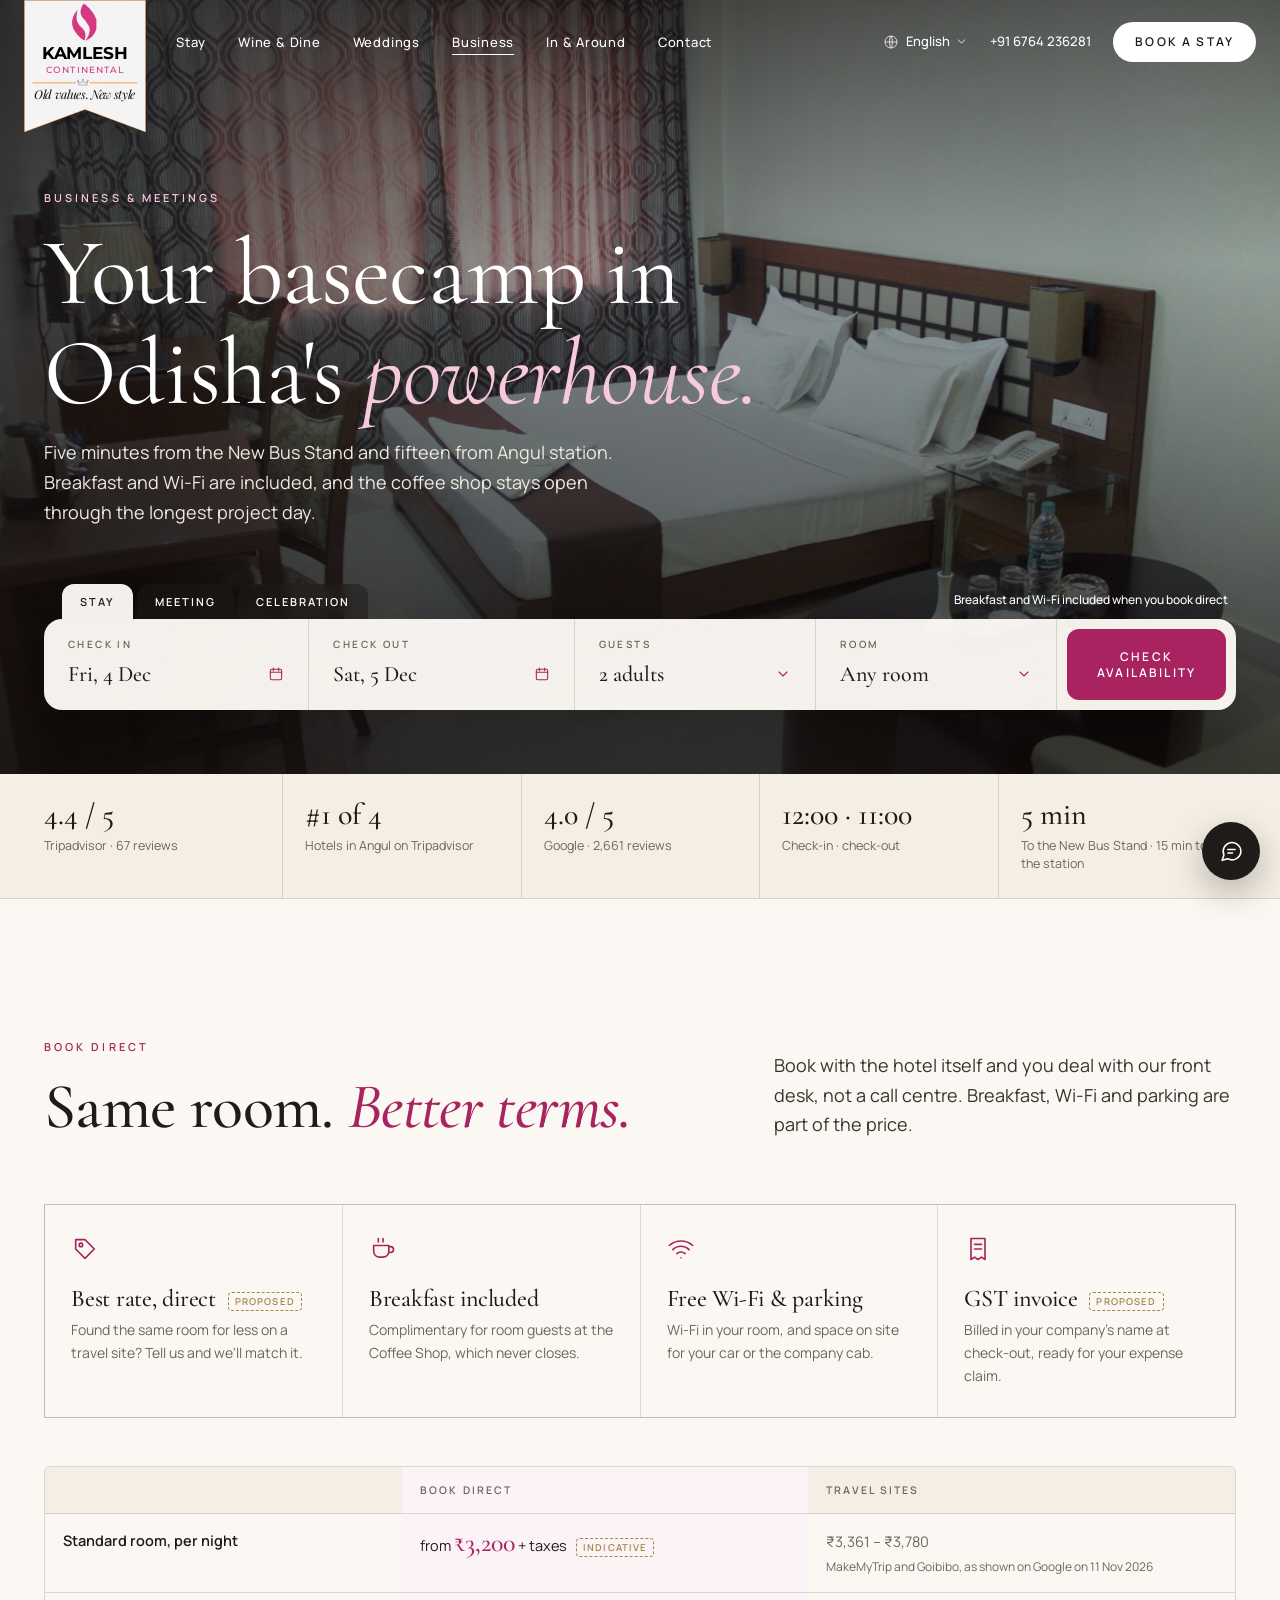
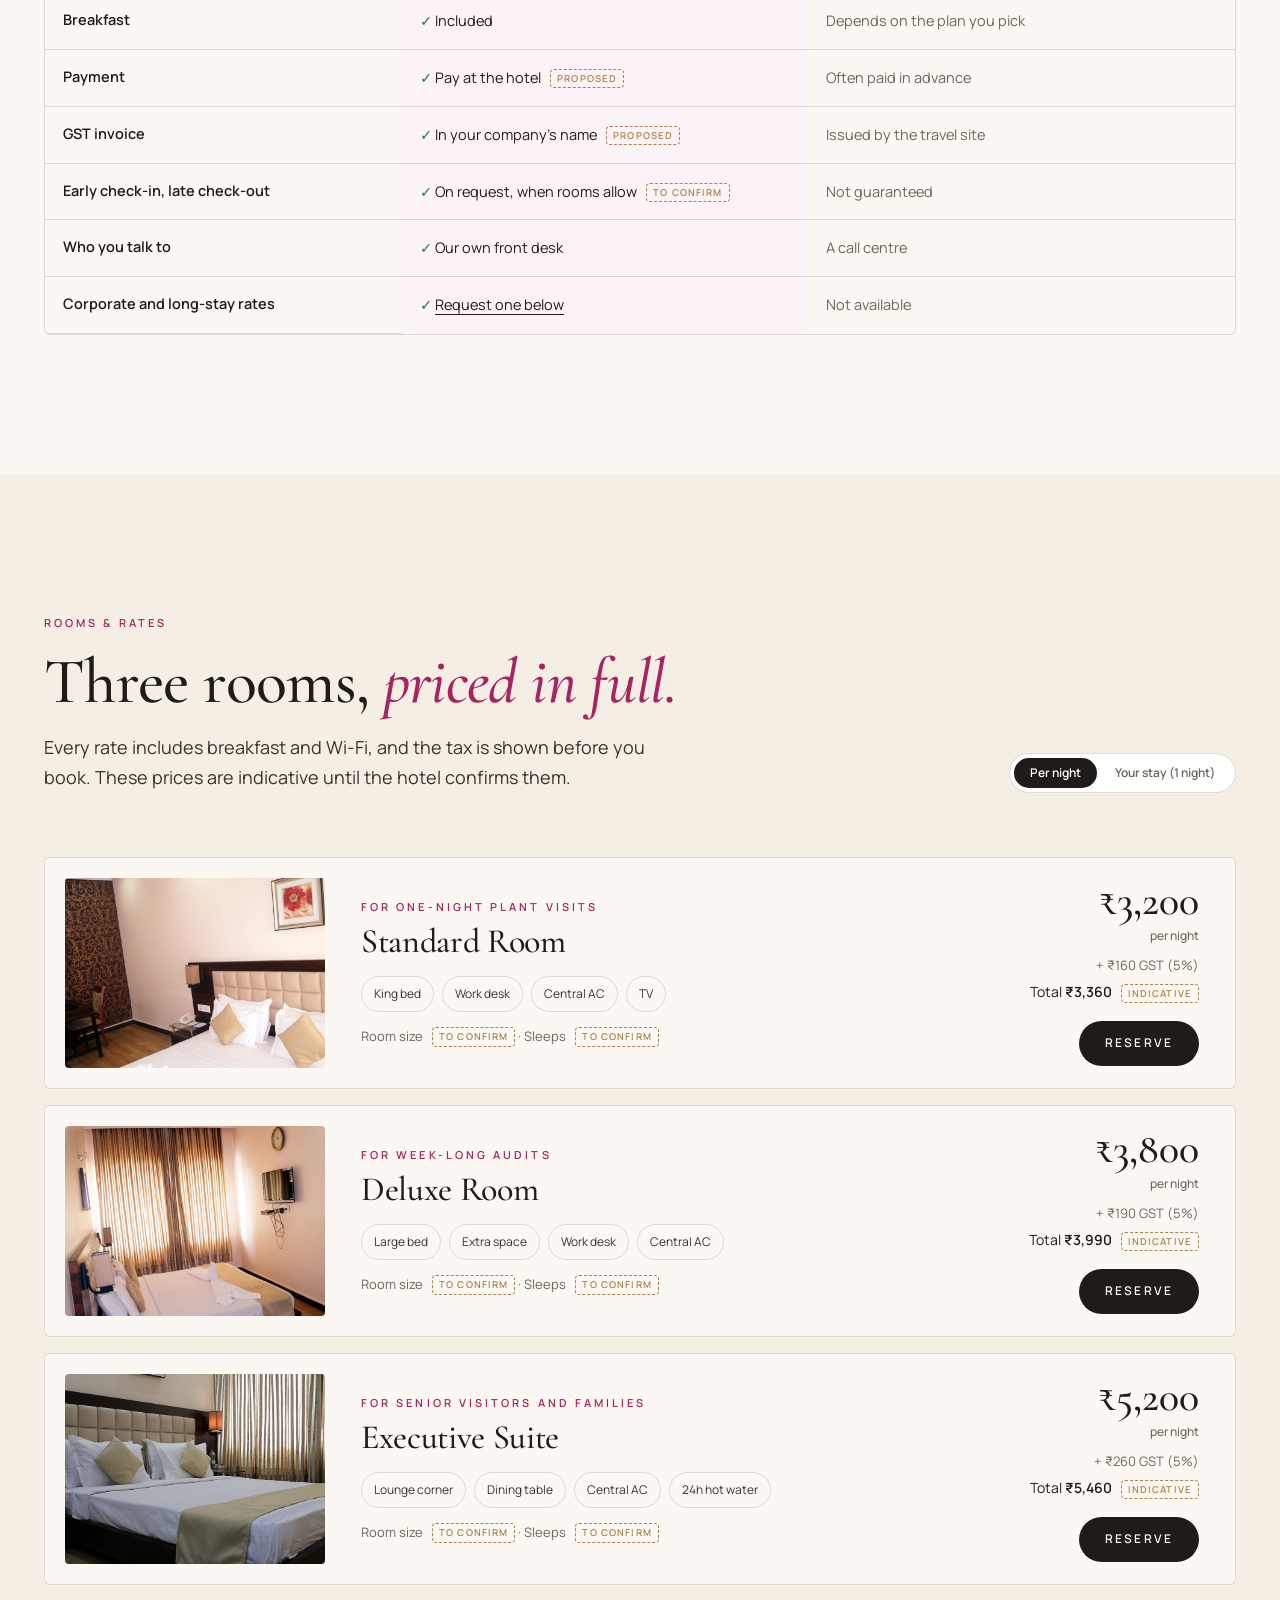
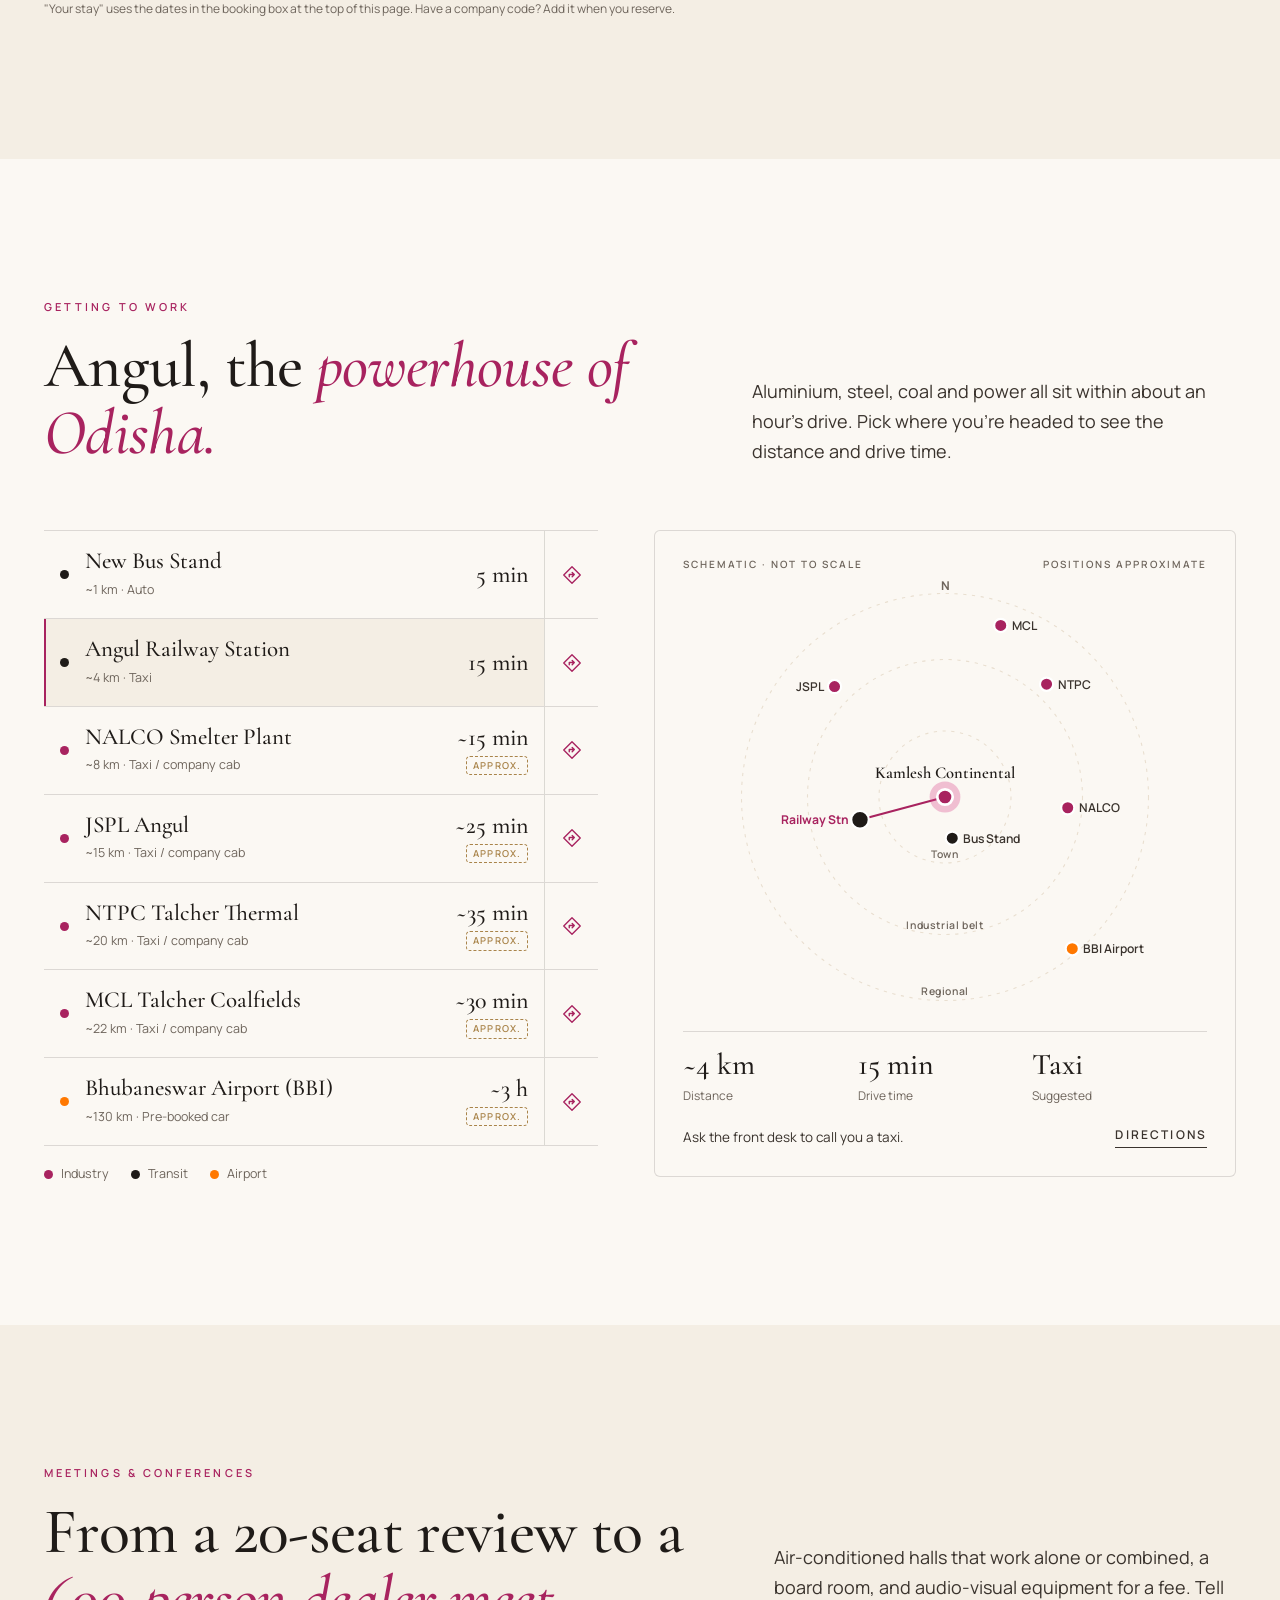
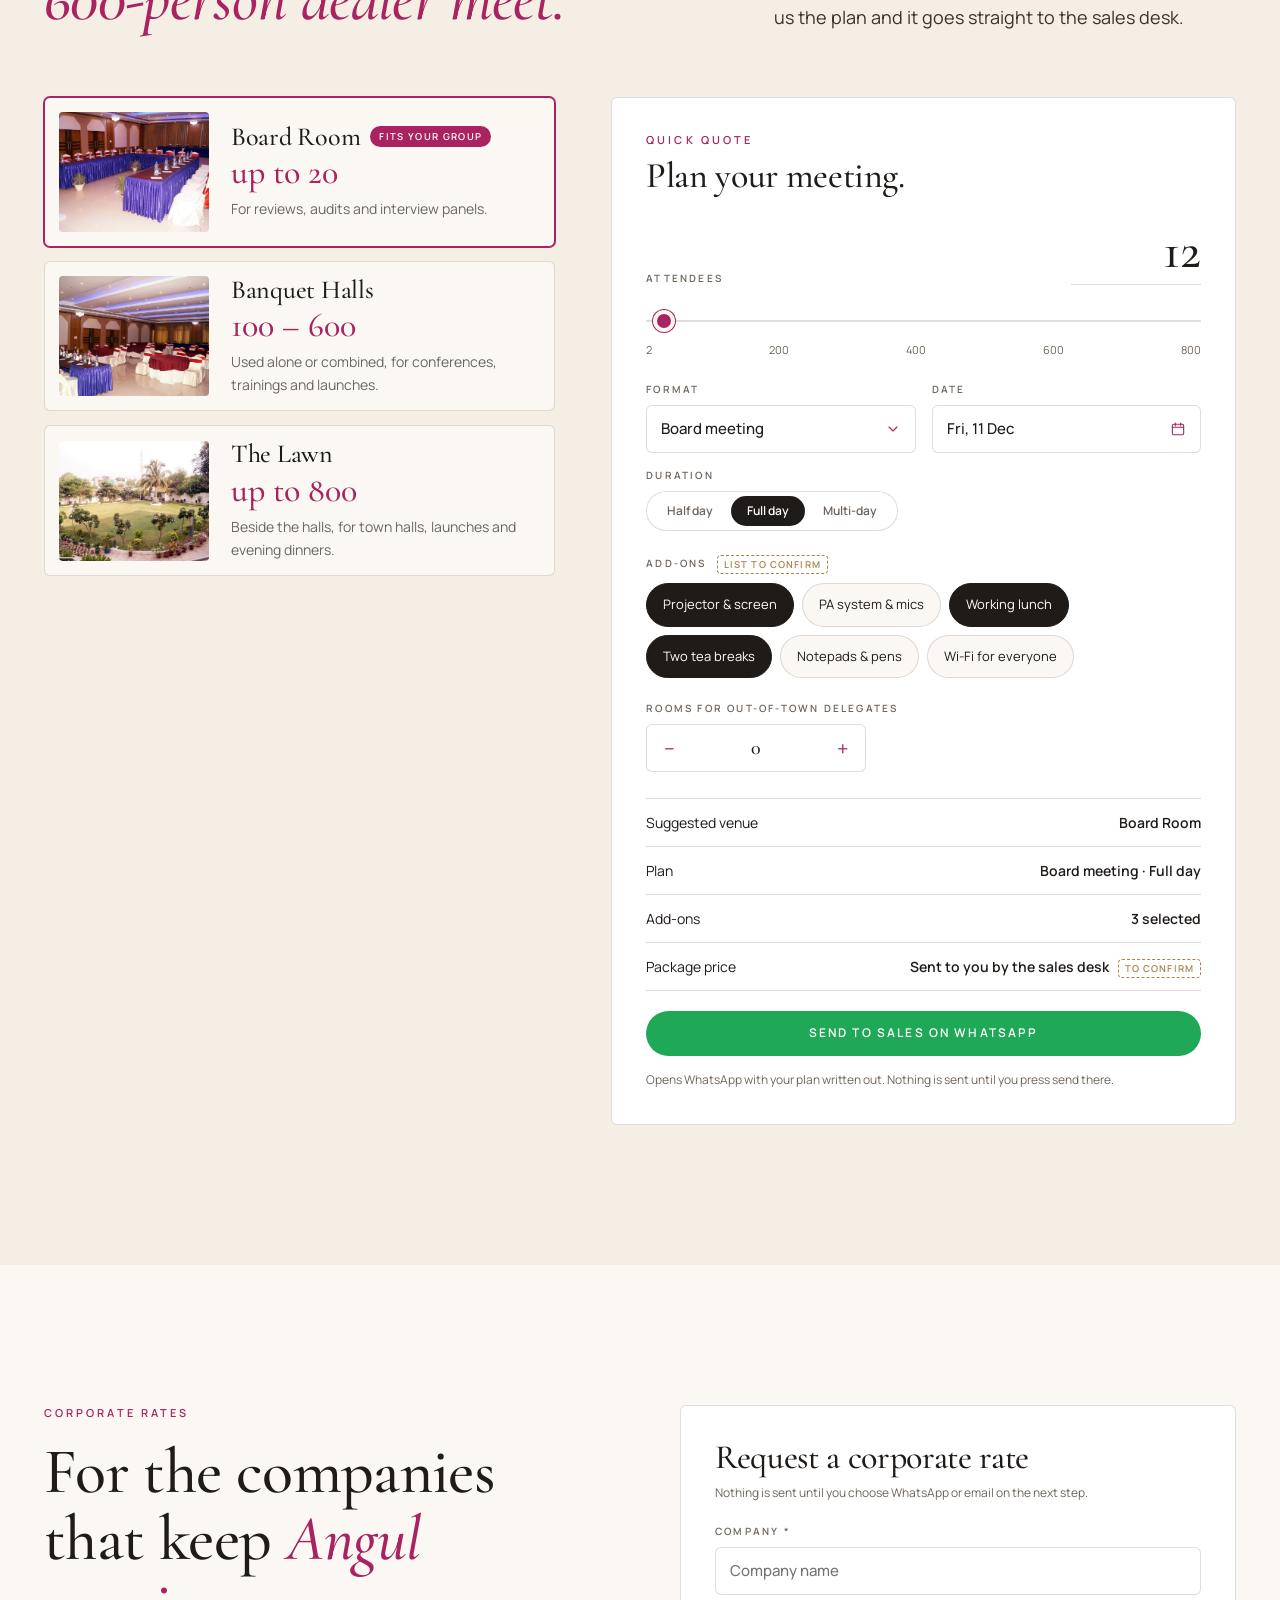
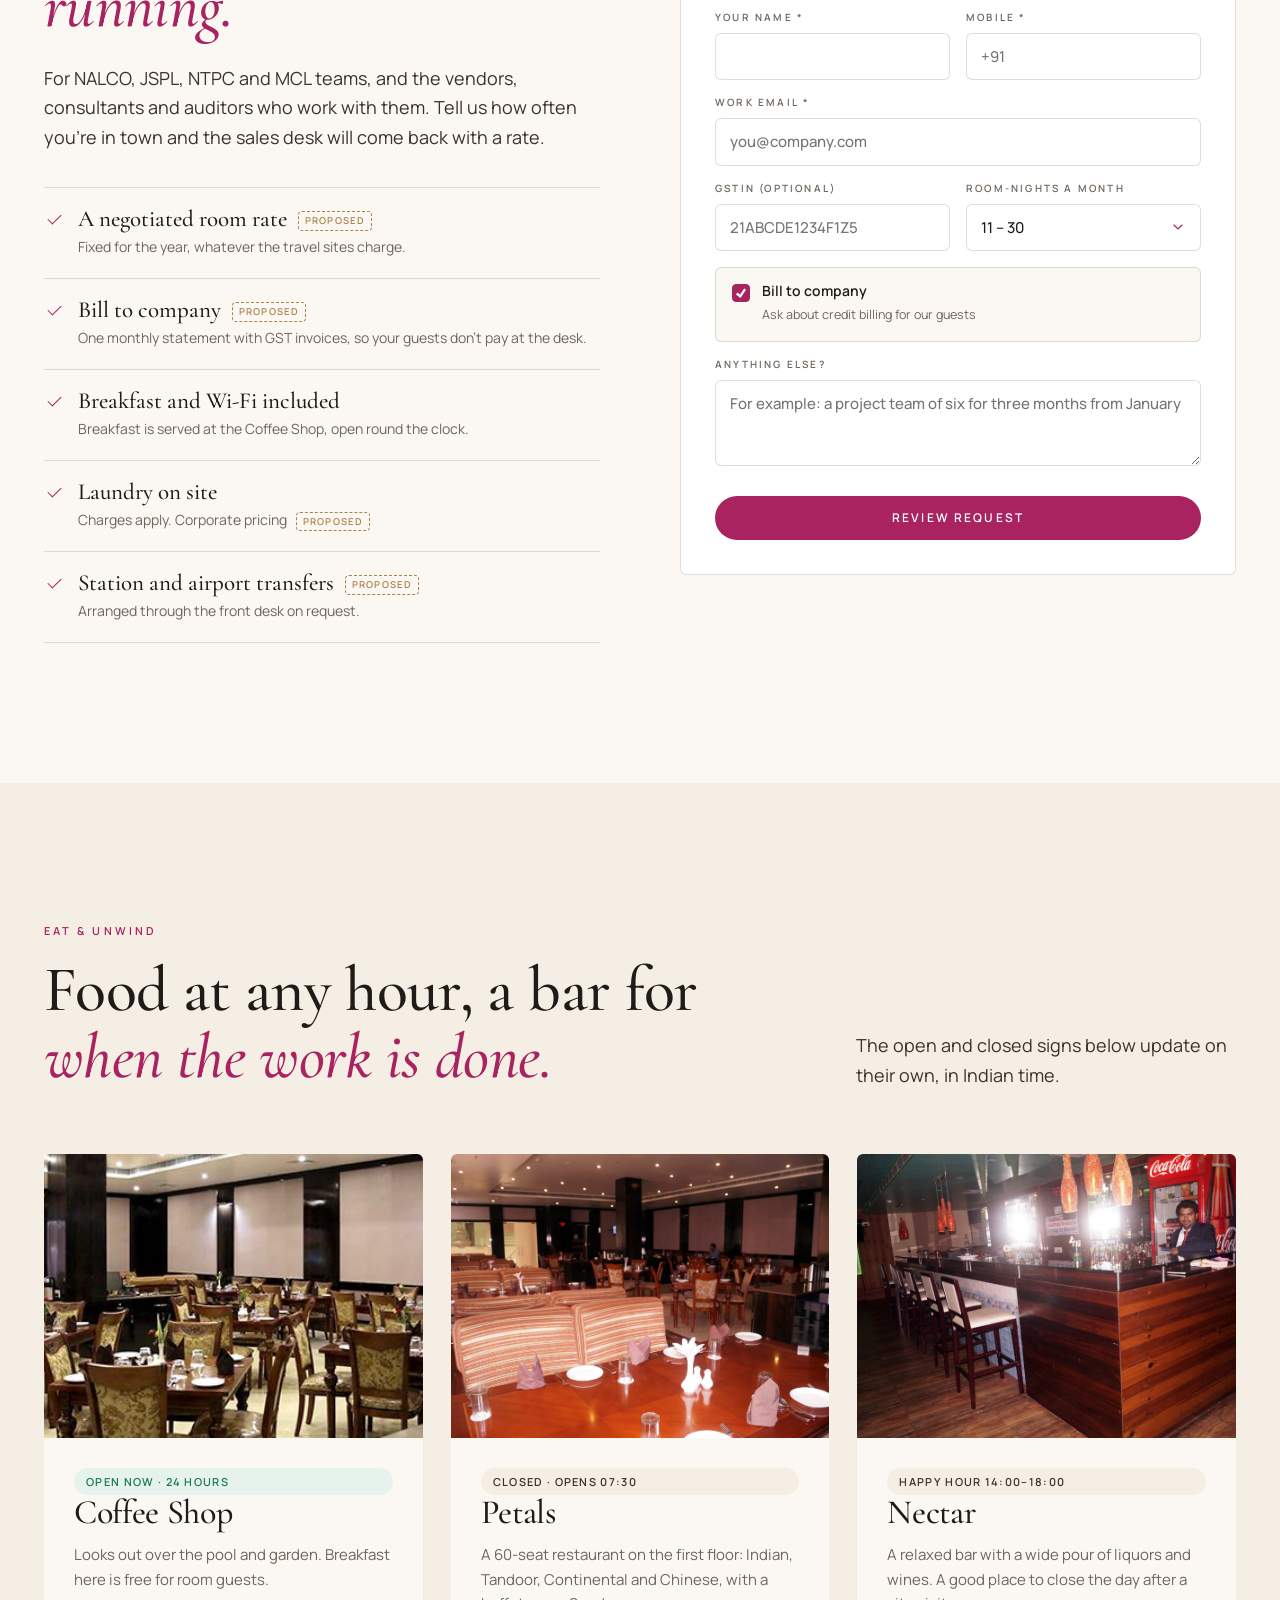
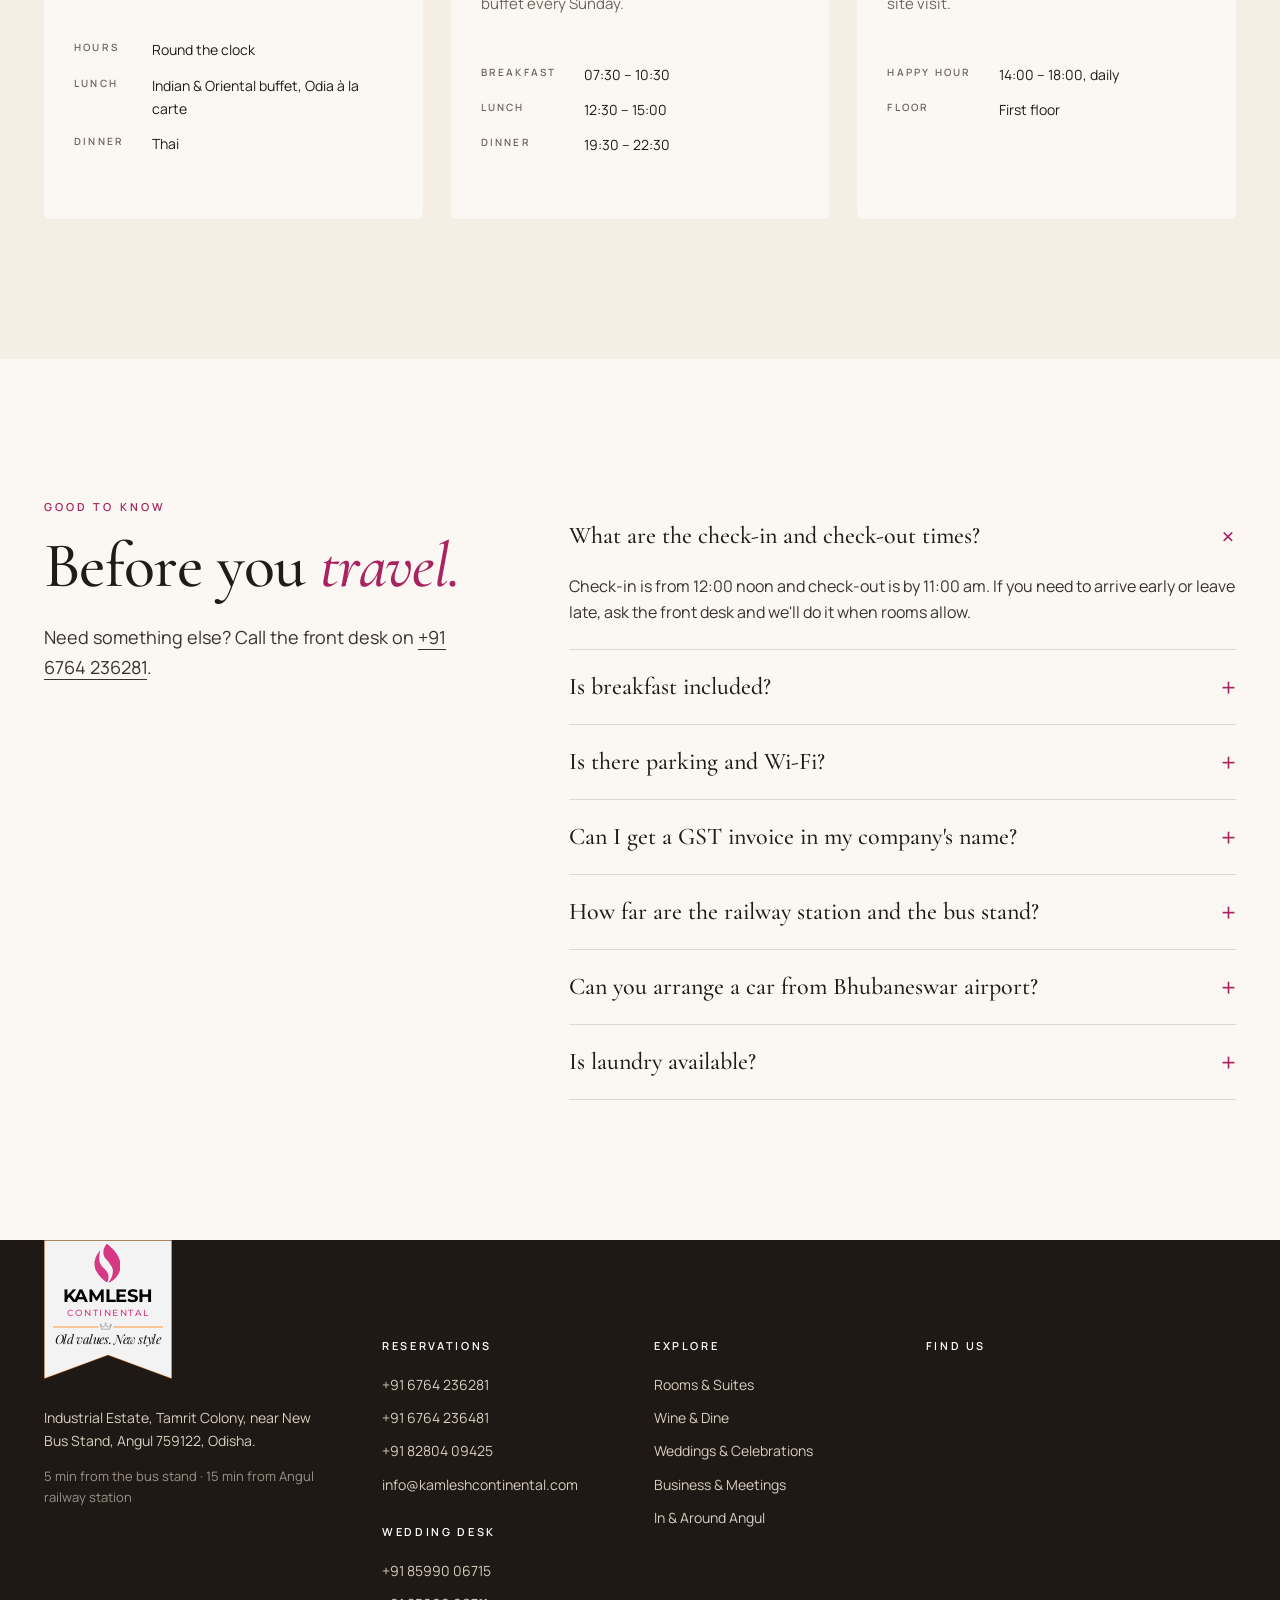
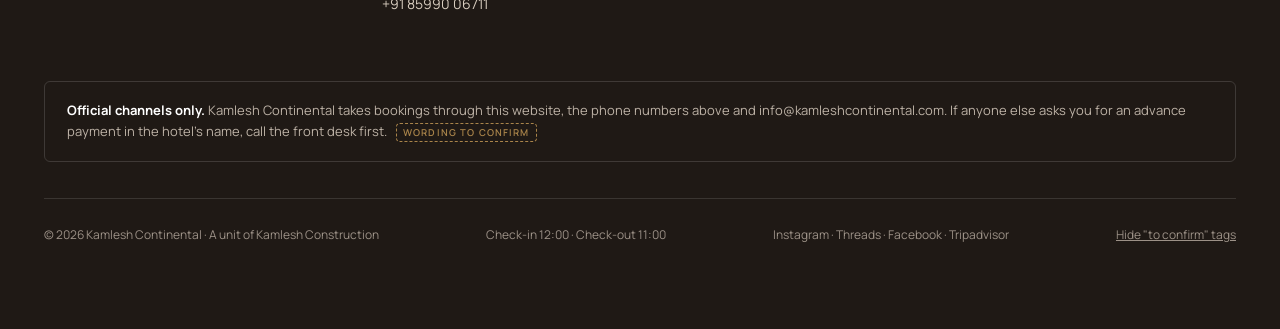
<file: business.html>
<!doctype html>
<html lang="en">
<head>
<meta charset="utf-8">
<meta name="viewport" content="width=device-width, initial-scale=1">
<script>try{var l=new URLSearchParams(location.search).get('lang')||localStorage.getItem('kc-lang');if(l==='hi'||l==='or'){document.documentElement.lang=l;document.documentElement.className+=' kc-i18n-wait';setTimeout(function(){document.documentElement.classList.remove('kc-i18n-wait')},2500)}}catch(e){}</script>
<title>Business stays &amp; meetings · Kamlesh Continental, Angul</title>
<meta name="description" content="A three-star business hotel in Angul, Odisha: rooms with breakfast and Wi-Fi, a 20-seat board room, banquet halls for 100 to 600, corporate rates and a 24-hour coffee shop, five minutes from the New Bus Stand.">
<link rel="icon" href="assets/favicon.svg" type="image/svg+xml">
<link rel="preconnect" href="https://fonts.googleapis.com">
<link rel="preconnect" href="https://fonts.gstatic.com" crossorigin>
<link href="https://fonts.googleapis.com/css2?family=Cormorant+Garamond:ital,wght@0,400;0,500;0,600;1,400;1,500&family=Manrope:wght@400;500;600;700&family=Noto+Sans+Oriya:wght@500&display=swap" rel="stylesheet">
<!-- logo lettering only: a tiny subset of the two logo typefaces -->
<link href="https://fonts.googleapis.com/css2?family=Montserrat:wght@500;700&family=Playfair+Display:ital@1&text=ACEHIKLMNOSTadelstuvwy.%20&display=swap" rel="stylesheet">
<link rel="stylesheet" href="assets/site.css?v=10">
<link rel="stylesheet" href="assets/business.css?v=10">
<script src="assets/controls.js?v=10" defer></script>
<script src="assets/site.js?v=10" defer></script>
<script src="assets/i18n.js?v=10" defer></script>
</head>
<body data-page="business" data-trip="Business">

<!-- The Kamlesh Continental logo, redrawn as a vector from the hotel's own artwork. Used via <use href="#kc-logo">. -->
<svg width="0" height="0" style="position:absolute" aria-hidden="true">
<symbol id="kc-logo" viewBox="0 0 170 185">
  <path d="M.5.5h169v183.6L85 152.7.5 184.1z" fill="#fff" fill-opacity=".95" stroke="#FF7800" stroke-opacity=".45"/>
  <path d="M74.42 14.22C74.54 14.27 74.66 14.32 74.78 14.37C74.8 14.53 74.97 14.48 74.85 14.84C74.72 15.2 74.29 15.07 74.03 16.53C73.78 17.99 73.43 22.07 73.31 23.59C73.2 25.11 73.22 24.6 73.35 25.66C73.48 26.71 73.85 29.01 74.1 29.91C74.35 30.8 74.64 30.63 74.83 31.03C75.02 31.43 75.05 31.96 75.22 32.29C75.38 32.61 75.65 32.71 75.81 32.97C75.98 33.22 75.83 33.3 76.22 33.82C76.61 34.33 77.24 35.09 78.16 36.08C79.07 37.07 80.79 38.68 81.72 39.74C82.65 40.81 83.24 41.67 83.75 42.47C84.26 43.27 84.47 43.7 84.78 44.55C85.09 45.41 85.47 46.45 85.6 47.59C85.74 48.74 85.73 50.25 85.59 51.41C85.45 52.56 85.03 53.8 84.77 54.53C84.5 55.26 84.21 55.53 84.01 55.78C83.82 56.04 83.78 56.04 83.59 56.07C83.41 56.09 83.3 56.14 82.91 55.93C82.51 55.73 81.95 55.38 81.22 54.82C80.48 54.26 79.46 53.48 78.49 52.59C77.53 51.71 76.29 50.48 75.41 49.53C74.53 48.58 73.65 47.46 73.22 46.9C72.79 46.33 73 46.36 72.84 46.16C72.68 45.95 72.54 46 72.26 45.66C71.99 45.31 71.44 44.5 71.19 44.09C70.94 43.69 70.94 43.46 70.77 43.22C70.61 42.98 70.37 42.94 70.2 42.66C70.03 42.38 69.94 41.82 69.77 41.53C69.61 41.24 69.37 41.17 69.22 40.9C69.06 40.63 69 40.22 68.84 39.91C68.67 39.6 68.39 39.55 68.23 39.03C68.06 38.51 68.03 37.46 67.87 36.78C67.71 36.11 67.41 35.67 67.28 34.98C67.15 34.29 67.1 33.64 67.07 32.66C67.05 31.68 67.09 29.89 67.13 29.09C67.18 28.3 67.19 28.4 67.32 27.91C67.44 27.42 67.75 26.79 67.9 26.16C68.05 25.52 68.04 24.61 68.2 24.09C68.36 23.57 68.68 23.45 68.84 23.03C69.01 22.61 69.06 21.96 69.22 21.59C69.37 21.23 69.61 21.19 69.79 20.84C69.96 20.49 70.12 19.8 70.28 19.49C70.45 19.17 70.64 19.18 70.78 18.96C70.93 18.73 71 18.36 71.16 18.13C71.31 17.89 71.39 18.03 71.73 17.53C72.06 17.04 72.73 15.71 73.18 15.16C73.62 14.6 74 14.53 74.42 14.22Z M83.26 5.28C83.51 5.14 83.05 4.81 83.78 5.31C84.51 5.81 86.76 7.5 87.66 8.26C88.55 9.02 88.64 9.36 89.16 9.85C89.68 10.35 90.02 10.45 90.78 11.22C91.54 11.99 92.97 13.55 93.71 14.47C94.45 15.38 94.86 16.24 95.22 16.71C95.57 17.18 95.25 16.36 95.84 17.27C96.44 18.19 98.22 21.15 98.78 22.2C99.34 23.25 99.04 23.22 99.22 23.59C99.39 23.95 99.69 24.03 99.84 24.41C99.98 24.78 99.94 25.4 100.09 25.84C100.25 26.29 100.63 26.74 100.77 27.09C100.91 27.45 100.9 25.81 100.93 27.97C100.95 30.12 100.95 37.88 100.92 40.03C100.9 42.19 100.89 40.56 100.75 40.91C100.62 41.25 100.27 41.64 100.11 42.09C99.95 42.55 99.95 43.28 99.79 43.66C99.64 44.03 99.36 44.02 99.19 44.34C99.02 44.67 98.94 45.31 98.78 45.62C98.62 45.93 98.55 45.72 98.22 46.2C97.88 46.69 97.35 47.77 96.78 48.53C96.2 49.3 95.71 49.91 94.78 50.79C93.86 51.66 92.48 52.89 91.23 53.78C89.97 54.68 88.07 55.64 87.27 56.16C86.48 56.67 86.74 56.62 86.47 56.85C86.28 56.74 86.1 56.64 85.91 56.53C85.98 56.18 85.81 55.96 86.11 55.47C86.42 54.98 87.42 54.11 87.76 53.59C88.1 53.07 87.99 52.67 88.17 52.34C88.35 52.01 88.68 51.94 88.84 51.61C89.01 51.27 88.98 50.73 89.15 50.34C89.31 49.96 89.56 50.01 89.84 49.32C90.13 48.63 90.58 47.28 90.84 46.21C91.11 45.14 91.32 43.8 91.42 42.91C91.53 42.01 91.57 41.72 91.48 40.84C91.39 39.97 91.14 38.58 90.87 37.66C90.6 36.73 90.15 35.78 89.88 35.28C89.6 34.78 89.4 34.96 89.21 34.66C89.02 34.35 88.9 33.75 88.73 33.47C88.57 33.19 88.37 33.19 88.22 32.96C88.06 32.73 87.97 32.32 87.81 32.09C87.64 31.87 87.54 32.06 87.2 31.59C86.87 31.12 86.78 30.54 85.78 29.28C84.78 28.02 82.05 25.04 81.22 24.02C80.38 23 80.94 23.38 80.77 23.16C80.61 22.93 80.41 23.01 80.24 22.66C80.08 22.3 79.99 21.53 79.8 21.03C79.62 20.53 79.29 20.43 79.13 19.66C78.97 18.89 78.82 17.5 78.83 16.41C78.84 15.31 79.03 13.86 79.19 13.09C79.35 12.32 79.63 12.27 79.79 11.78C79.94 11.29 79.95 10.59 80.12 10.16C80.28 9.72 80.61 9.55 80.78 9.19C80.95 8.84 80.98 8.35 81.15 8.03C81.32 7.71 81.6 7.6 81.78 7.28C81.96 6.97 81.99 6.49 82.24 6.16C82.49 5.82 83 5.42 83.26 5.28Z" fill="#D63884"/>
  <text x="84.6" y="82.6" text-anchor="middle" font-family="Montserrat,Gotham,Arial,sans-serif" font-weight="700" font-size="23.8" textLength="119.4" lengthAdjust="spacing" fill="#000">KAMLESH</text>
  <text x="84.6" y="101.6" text-anchor="middle" font-family="Montserrat,Gotham,Arial,sans-serif" font-weight="500" font-size="12.6" textLength="107.4" lengthAdjust="spacing" fill="#D63884">CONTINENTAL</text>
  <path d="M12 115.5h60.5M92 115.5h66" stroke="#FF7800"/>
  <g fill="none" stroke="#8d8d8d" stroke-width=".9" stroke-linejoin="round"><path d="M76.4 118.5h11.2l1.1-4.9-3.9 2.2-2.8-3.6-2.8 3.6-3.9-2.2z"/><circle cx="75.2" cy="112.7" r=".9"/><circle cx="82" cy="111.2" r=".9"/><circle cx="88.8" cy="112.7" r=".9"/></g>
  <text x="84.6" y="138.5" text-anchor="middle" font-family="'Playfair Display',Baskerville,Georgia,serif" font-style="italic" font-size="17" textLength="141" lengthAdjust="spacing" fill="#111">Old values. New style</text>
</symbol>
</svg>

<header class="hdr" id="hdr">
  <div class="wrap">
    <a href="index.html" class="brand" aria-label="Kamlesh Continental, home"><svg class="logo" viewBox="0 0 170 185" aria-hidden="true"><use href="#kc-logo"/></svg></a>
    <nav class="nav" aria-label="Primary">
      <a href="index.html#stay">Stay</a>
      <a href="index.html#dine">Wine &amp; Dine</a>
      <a href="weddings.html">Weddings</a>
      <a href="business.html" aria-current="page">Business</a>
      <a href="index.html#angul">In &amp; Around</a>
      <a href="#contact">Contact</a>
    </nav>
    <div class="hdr-cta">
      <a class="tel" href="tel:+916764236281">+91 6764 236281</a>
      <button class="btn" type="button" data-book>Book a stay</button>
      <button class="burger" id="burger" type="button" aria-label="Open menu" aria-expanded="false" aria-controls="mnav"><span></span><span></span></button>
    </div>
  </div>
</header>

<nav class="mnav" id="mnav" aria-label="Mobile">
  <button class="x" type="button" aria-label="Close menu">×</button>
  <a href="index.html">Home</a>
  <a href="index.html#stay">Stay</a>
  <a href="index.html#dine">Wine &amp; Dine</a>
  <a href="weddings.html">Weddings</a>
  <a href="business.html">Business</a>
  <a href="index.html#angul">In &amp; Around</a>
  <a href="#contact">Contact</a>
</nav>

<main>
<section class="phero biz" id="top">
  <img src="img/room-executive.jpg" alt="Executive room with a work desk at Kamlesh Continental">
  <div class="wrap">
    <div class="eyebrow">Business &amp; meetings</div>
    <h1>Your basecamp in<br>Odisha's <em>powerhouse.</em></h1>
    <p>Five minutes from the New Bus Stand and fifteen from Angul station. Breakfast and Wi-Fi are included, and the coffee shop stays open through the longest project day.</p>
    <form class="bw" id="bw" autocomplete="off" aria-label="Book or enquire">
      <div class="bw-top">
        <div class="bw-tabs" role="tablist">
          <button type="button" role="tab" class="on" aria-selected="true" data-bw="stay">Stay</button>
          <button type="button" role="tab" aria-selected="false" data-bw="meet">Meeting</button>
          <button type="button" role="tab" aria-selected="false" data-bw="event">Celebration</button>
        </div>
        <span class="bw-note">Breakfast and Wi-Fi included when you book direct</span>
      </div>
      <div class="bw-panel on" data-panel="stay">
        <label><span>Check in</span><input type="date" name="cin"></label>
        <label><span>Check out</span><input type="date" name="cout"></label>
        <label><span>Guests</span><input type="hidden" name="guests" value="2,0" data-guests></label>
        <label><span>Room</span><select name="room"><option value="">Any room</option><option value="standard">Standard</option><option value="deluxe">Deluxe</option><option value="suite">Executive Suite</option></select></label>
        <button class="bw-go" type="submit">Check<br>availability</button>
      </div>
      <div class="bw-panel" data-panel="meet">
        <label><span>Date</span><input type="date" name="mdate"></label>
        <label><span>Attendees</span><input type="number" name="mn" min="2" max="800" value="12" inputmode="numeric"></label>
        <label><span>Format</span><select name="mformat"><option>Board meeting</option><option>Training</option><option>Conference</option><option>Dealer meet</option><option>Interviews</option></select></label>
        <label><span>Duration</span><select name="mdur"><option>Half day</option><option selected>Full day</option><option>Multi-day</option></select></label>
        <button class="bw-go" type="submit">Get a<br>quote</button>
      </div>
      <div class="bw-panel" data-panel="event">
        <label><span>Date</span><input type="date" name="edate"></label>
        <label><span>Guests</span><input type="number" name="eguests" min="10" max="1200" step="1" data-step="10" value="300" inputmode="numeric"></label>
        <label><span>Occasion</span><select name="eoccasion"><option>Wedding</option><option>Reception</option><option>Engagement</option><option>Birthday</option><option>Anniversary</option><option>Corporate gala</option></select></label>
        <label><span>Guest rooms</span><select name="erooms"><option value="0">Not needed</option><option value="5">Up to 5</option><option value="10" selected>6 to 15</option><option value="20">16 or more</option></select></label>
        <button class="bw-go" type="submit">Plan the<br>day</button>
      </div>
    </form>
  </div>
</section>

<div class="trust">
  <div class="wrap">
    <div><b>4.4 / 5</b><span>Tripadvisor · 67 reviews</span></div>
    <div><b>#1 of 4</b><span>Hotels in Angul on Tripadvisor</span></div>
    <div><b>4.0 / 5</b><span>Google · 2,661 reviews</span></div>
    <div><b>12:00 · 11:00</b><span>Check-in · check-out</span></div>
    <div><b>5 min</b><span>To the New Bus Stand · 15 min to the station</span></div>
  </div>
</div>

<section class="pad" id="direct">
  <div class="wrap">
    <div class="sec-head reveal">
      <div><div class="eyebrow">Book direct</div><h2>Same room. <em>Better terms.</em></h2></div>
      <p class="lede" style="max-width:42ch">Book with the hotel itself and you deal with our front desk, not a call centre. Breakfast, Wi-Fi and parking are part of the price.</p>
    </div>
    <div class="perks reveal">
      <div class="perk"><svg viewBox="0 0 24 24" aria-hidden="true"><path d="M20 12l-8 8-8-8V4h8z"/><circle cx="8.5" cy="8.5" r="1.5"/></svg><h3>Best rate, direct <span class="tbc">proposed</span></h3><p>Found the same room for less on a travel site? Tell us and we'll match it.</p></div>
      <div class="perk"><svg viewBox="0 0 24 24" aria-hidden="true"><path d="M4 9h13v5a5 5 0 0 1-5 5H9a5 5 0 0 1-5-5zM17 10h1.500a2.500 2.500 0 0 1 0 5H17M8 3v3M12 3v3"/></svg><h3>Breakfast included</h3><p>Complimentary for room guests at the Coffee Shop, which never closes.</p></div>
      <div class="perk"><svg viewBox="0 0 24 24" aria-hidden="true"><path d="M2 9a15 15 0 0 1 20 0M5 12.500a10 10 0 0 1 14 0M8.500 16a5 5 0 0 1 7 0M12 19.500h.01"/></svg><h3>Free Wi-Fi &amp; parking</h3><p>Wi-Fi in your room, and space on site for your car or the company cab.</p></div>
      <div class="perk"><svg viewBox="0 0 24 24" aria-hidden="true"><path d="M6 3h12v18l-3-2-3 2-3-2-3 2zM9 8h6M9 12h6"/></svg><h3>GST invoice <span class="tbc">proposed</span></h3><p>Billed in your company's name at check-out, ready for your expense claim.</p></div>
    </div>
    <div class="tbl-wrap cmp reveal">
      <table class="tbl">
        <thead><tr><th scope="col"><span class="sr">What you get</span></th><th scope="col" class="hl">Book direct</th><th scope="col">Travel sites</th></tr></thead>
        <tbody>
          <tr><th scope="row">Standard room, per night</th><td class="hl">from <b class="cmp-rate" data-rate="standard">₹3,200</b> + taxes <span class="tbc">indicative</span></td><td>₹3,361 – ₹3,780<small>MakeMyTrip and Goibibo, as shown on Google on 11 Nov 2026</small></td></tr>
          <tr><th scope="row">Breakfast</th><td class="hl"><span class="yes">✓</span> Included</td><td>Depends on the plan you pick</td></tr>
          <tr><th scope="row">Payment</th><td class="hl"><span class="yes">✓</span> Pay at the hotel <span class="tbc">proposed</span></td><td>Often paid in advance</td></tr>
          <tr><th scope="row">GST invoice</th><td class="hl"><span class="yes">✓</span> In your company's name <span class="tbc">proposed</span></td><td>Issued by the travel site</td></tr>
          <tr><th scope="row">Early check-in, late check-out</th><td class="hl"><span class="yes">✓</span> On request, when rooms allow <span class="tbc">to confirm</span></td><td>Not guaranteed</td></tr>
          <tr><th scope="row">Who you talk to</th><td class="hl"><span class="yes">✓</span> Our own front desk</td><td>A call centre</td></tr>
          <tr><th scope="row">Corporate and long-stay rates</th><td class="hl"><span class="yes">✓</span> <a href="#corporate">Request one below</a></td><td>Not available</td></tr>
        </tbody>
      </table>
    </div>
  </div>
</section>

<section class="pad band" id="rates">
  <div class="wrap">
    <div class="sec-head reveal">
      <div><div class="eyebrow">Rooms &amp; rates</div><h2>Three rooms, <em>priced in full.</em></h2>
        <p class="lede" style="margin-top:18px">Every rate includes breakfast and Wi-Fi, and the tax is shown before you book. These prices are indicative until the hotel confirms them.</p></div>
      <div class="seg" id="rateMode" role="group" aria-label="Show prices"><button type="button" class="on" data-v="night" aria-pressed="true">Per night</button><button type="button" data-v="stay" aria-pressed="false" id="stayLbl">Your stay (1 night)</button></div>
    </div>
    <div class="rates">
      <article class="rate reveal" data-room="standard">
        <img src="img/room-standard.jpg" alt="Standard Room" loading="lazy">
        <div class="rate-info">
          <div class="eyebrow">For one-night plant visits</div>
          <h3>Standard Room</h3>
          <ul class="amen"><li>King bed</li><li>Work desk</li><li>Central AC</li><li>TV</li></ul>
          <p class="rate-spec">Room size <span class="tbc">to confirm</span> · Sleeps <span class="tbc">to confirm</span></p>
        </div>
        <div class="rate-price">
          <div class="price"><span class="rate-amt">₹3,200</span><small class="rate-unit">per night</small></div>
          <p class="rate-tax">+ ₹160 GST (5%)</p>
          <p class="rate-total">Total <b>₹3,360</b> <span class="tbc">indicative</span></p>
          <button class="btn btn-solid" type="button" data-book data-room="standard">Reserve</button>
        </div>
      </article>
      <article class="rate reveal" data-room="deluxe">
        <img src="img/room-deluxe.jpg" alt="Deluxe Room" loading="lazy">
        <div class="rate-info">
          <div class="eyebrow">For week-long audits</div>
          <h3>Deluxe Room</h3>
          <ul class="amen"><li>Large bed</li><li>Extra space</li><li>Work desk</li><li>Central AC</li></ul>
          <p class="rate-spec">Room size <span class="tbc">to confirm</span> · Sleeps <span class="tbc">to confirm</span></p>
        </div>
        <div class="rate-price">
          <div class="price"><span class="rate-amt">₹3,800</span><small class="rate-unit">per night</small></div>
          <p class="rate-tax">+ ₹190 GST (5%)</p>
          <p class="rate-total">Total <b>₹3,990</b> <span class="tbc">indicative</span></p>
          <button class="btn btn-solid" type="button" data-book data-room="deluxe">Reserve</button>
        </div>
      </article>
      <article class="rate reveal" data-room="suite">
        <img src="img/suite-wide.jpg" alt="Executive Suite" loading="lazy">
        <div class="rate-info">
          <div class="eyebrow">For senior visitors and families</div>
          <h3>Executive Suite</h3>
          <ul class="amen"><li>Lounge corner</li><li>Dining table</li><li>Central AC</li><li>24h hot water</li></ul>
          <p class="rate-spec">Room size <span class="tbc">to confirm</span> · Sleeps <span class="tbc">to confirm</span></p>
        </div>
        <div class="rate-price">
          <div class="price"><span class="rate-amt">₹5,200</span><small class="rate-unit">per night</small></div>
          <p class="rate-tax">+ ₹260 GST (5%)</p>
          <p class="rate-total">Total <b>₹5,460</b> <span class="tbc">indicative</span></p>
          <button class="btn btn-solid" type="button" data-book data-room="suite">Reserve</button>
        </div>
      </article>
    </div>
    <p class="fine reveal">"Your stay" uses the dates in the booking box at the top of this page. Have a company code? Add it when you reserve.</p>
  </div>
</section>

<section class="pad" id="location">
  <div class="wrap">
    <div class="sec-head reveal">
      <div><div class="eyebrow">Getting to work</div><h2>Angul, the <em>powerhouse of Odisha.</em></h2></div>
      <p class="lede" style="max-width:44ch">Aluminium, steel, coal and power all sit within about an hour's drive. Pick where you're headed to see the distance and drive time.</p>
    </div>
    <div class="commute">
      <div class="reveal">
        <div class="dests" id="dests"></div>
        <div class="legend"><span><i class="k-ind"></i>Industry</span><span><i class="k-tr"></i>Transit</span><span><i class="k-air"></i>Airport</span></div>
      </div>
      <div class="card mapcard reveal">
        <div class="map-cap"><span>Schematic · not to scale</span><span>Positions approximate</span></div>
        <svg class="cmap" id="cmap" viewBox="0 0 400 400" role="img" aria-label="Schematic map of destinations around the hotel"></svg>
        <div class="readout" aria-live="polite">
          <div><b id="rKm">~4 km</b><span>Distance</span></div>
          <div><b id="rT">15 min</b><span>Drive time</span></div>
          <div><b id="rMode">Taxi</b><span>Suggested</span></div>
        </div>
        <div class="rnote"><span id="rNote"></span><a class="link" id="rDir" target="_blank" rel="noopener">Directions</a></div>
      </div>
    </div>
  </div>
</section>

<section class="pad band" id="meetings">
  <div class="wrap">
    <div class="sec-head reveal">
      <div><div class="eyebrow">Meetings &amp; conferences</div><h2>From a 20-seat review to a <em>600-person dealer meet.</em></h2></div>
      <p class="lede" style="max-width:42ch">Air-conditioned halls that work alone or combined, a board room, and audio-visual equipment for a fee. Tell us the plan and it goes straight to the sales desk.</p>
    </div>
    <div class="meet">
      <div class="mvs reveal" id="mvs">
        <article class="mv" data-v="board"><img src="img/boardroom.jpg" alt="Board room set for a meeting" loading="lazy"><div><h3>Board Room <span class="fit-tag">Fits your group</span></h3><div class="mv-cap">up to 20</div><p>For reviews, audits and interview panels.</p></div></article>
        <article class="mv" data-v="hall"><img src="img/banquet-dining.jpg" alt="Banquet hall set with round tables" loading="lazy"><div><h3>Banquet Halls <span class="fit-tag">Fits your group</span></h3><div class="mv-cap">100 – 600</div><p>Used alone or combined, for conferences, trainings and launches.</p></div></article>
        <article class="mv" data-v="lawn"><img src="img/lawn.jpg" alt="The lawn beside the halls" loading="lazy"><div><h3>The Lawn <span class="fit-tag">Fits your group</span></h3><div class="mv-cap">up to 800</div><p>Beside the halls, for town halls, launches and evening dinners.</p></div></article>
      </div>

      <form class="card qb reveal" id="quote" novalidate aria-labelledby="quoteTitle">
        <div class="eyebrow">Quick quote</div>
        <h3 id="quoteTitle">Plan your meeting.</h3>
        <div class="q-row">
          <div class="q-top"><label class="q-label" for="qNum">Attendees</label><input class="q-num" type="number" id="qNum" min="2" max="800" value="12" inputmode="numeric"></div>
          <input type="range" id="qN" min="2" max="800" step="1" value="12" aria-label="Attendees">
          <div class="q-ticks" aria-hidden="true"><span>2</span><span>200</span><span>400</span><span>600</span><span>800</span></div>
        </div>
        <div class="form-grid q-row">
          <label class="field"><span>Format</span><select id="qFmt"><option>Board meeting</option><option>Training</option><option>Conference</option><option>Dealer meet</option><option>Interviews</option><option>Product launch</option></select></label>
          <label class="field"><span>Date</span><input type="date" id="qDate"></label>
          <div class="field full"><span>Duration</span><div class="seg" id="qDur" role="group" aria-label="Duration"><button type="button" data-v="Half day" aria-pressed="false">Half day</button><button type="button" class="on" data-v="Full day" aria-pressed="true">Full day</button><button type="button" data-v="Multi-day" aria-pressed="false">Multi-day</button></div></div>
        </div>
        <div class="field q-row"><span>Add-ons <span class="tbc">list to confirm</span></span>
          <div class="chipset" id="qAdds">
            <button type="button" class="chip" aria-pressed="true">Projector &amp; screen</button>
            <button type="button" class="chip" aria-pressed="false">PA system &amp; mics</button>
            <button type="button" class="chip" aria-pressed="true">Working lunch</button>
            <button type="button" class="chip" aria-pressed="true">Two tea breaks</button>
            <button type="button" class="chip" aria-pressed="false">Notepads &amp; pens</button>
            <button type="button" class="chip" aria-pressed="false">Wi-Fi for everyone</button>
          </div>
        </div>
        <div class="field q-row q-rooms"><span>Rooms for out-of-town delegates</span>
          <div class="stepper"><button type="button" data-d="-1" aria-label="Fewer rooms">−</button><input type="number" id="qRooms" value="0" min="0" max="40" inputmode="numeric" aria-label="Rooms for delegates"><button type="button" data-d="1" aria-label="More rooms">+</button></div>
        </div>
        <div class="summary" aria-live="polite">
          <div><span>Suggested venue</span><b id="qVenue">Board Room</b></div>
          <div><span>Plan</span><b id="qPlan">Board meeting · Full day</b></div>
          <div><span>Add-ons</span><b id="qAddsOut">3 selected</b></div>
          <div><span>Package price</span><b>Sent to you by the sales desk <span class="tbc">to confirm</span></b></div>
        </div>
        <a class="btn wa q-send" id="qWa" target="_blank" rel="noopener">Send to sales on WhatsApp</a>
        <p class="fine">Opens WhatsApp with your plan written out. Nothing is sent until you press send there.</p>
      </form>
    </div>
  </div>
</section>

<section class="pad" id="corporate">
  <div class="wrap corp">
    <div class="reveal">
      <div class="eyebrow">Corporate rates</div>
      <h2 style="margin:18px 0 24px">For the companies that keep <em>Angul running.</em></h2>
      <p class="lede">For NALCO, JSPL, NTPC and MCL teams, and the vendors, consultants and auditors who work with them. Tell us how often you're in town and the sales desk will come back with a rate.</p>
      <ul class="ticks">
        <li><b>A negotiated room rate <span class="tbc">proposed</span></b><span>Fixed for the year, whatever the travel sites charge.</span></li>
        <li><b>Bill to company <span class="tbc">proposed</span></b><span>One monthly statement with GST invoices, so your guests don't pay at the desk.</span></li>
        <li><b>Breakfast and Wi-Fi included</b><span>Breakfast is served at the Coffee Shop, open round the clock.</span></li>
        <li><b>Laundry on site</b><span>Charges apply. Corporate pricing <span class="tbc">proposed</span></span></li>
        <li><b>Station and airport transfers <span class="tbc">proposed</span></b><span>Arranged through the front desk on request.</span></li>
      </ul>
    </div>

    <div class="card white reveal" id="corpCard">
      <form id="corpForm" novalidate>
        <h3>Request a corporate rate</h3>
        <p class="fine" style="margin:8px 0 22px">Nothing is sent until you choose WhatsApp or email on the next step.</p>
        <div class="form-grid">
          <label class="field full"><span>Company *</span><input id="cCompany" type="text" autocomplete="organization" placeholder="Company name"><em class="err">Please enter your company name.</em></label>
          <label class="field"><span>Your name *</span><input id="cName" type="text" autocomplete="name"><em class="err">Please enter your name.</em></label>
          <label class="field"><span>Mobile *</span><input id="cPhone" type="tel" inputmode="tel" autocomplete="tel" placeholder="+91"><em class="err">Enter a 10-digit mobile number.</em></label>
          <label class="field full"><span>Work email *</span><input id="cEmail" type="email" autocomplete="email" placeholder="you@company.com"><em class="err">Enter a valid email address.</em></label>
          <label class="field"><span>GSTIN (optional)</span><input id="cGst" type="text" maxlength="15" autocomplete="off" placeholder="21ABCDE1234F1Z5" style="text-transform:uppercase"><em class="err">A GSTIN has 15 characters, like 21ABCDE1234F1Z5.</em></label>
          <label class="field"><span>Room-nights a month</span><select id="cNights"><option>1 – 10</option><option selected>11 – 30</option><option>31 – 60</option><option>More than 60</option></select></label>
          <label class="check full"><input type="checkbox" id="cBill" checked><span><b>Bill to company</b><small>Ask about credit billing for our guests</small></span></label>
          <label class="field full"><span>Anything else?</span><textarea id="cNotes" rows="3" placeholder="For example: a project team of six for three months from January"></textarea></label>
        </div>
        <button class="btn btn-berry corp-go" type="submit">Review request</button>
      </form>
      <div class="corp-done" id="corpDone" hidden tabindex="-1" aria-live="polite">
        <div class="eyebrow">Ready to send</div>
        <h3>Check it, then choose how to send it.</h3>
        <div class="summary" id="corpSummary"></div>
        <div class="modal-actions">
          <a class="btn wa" id="corpWa" target="_blank" rel="noopener">Send on WhatsApp</a>
          <a class="btn btn-line" id="corpMail">Send by email</a>
        </div>
        <button class="link corp-edit" type="button" id="corpEdit">Edit details</button>
      </div>
    </div>
  </div>
</section>

<section class="pad band" id="dining">
  <div class="wrap">
    <div class="sec-head reveal">
      <div><div class="eyebrow">Eat &amp; unwind</div><h2>Food at any hour, a bar for <em>when the work is done.</em></h2></div>
      <p class="lede" style="max-width:38ch">The open and closed signs below update on their own, in Indian time.</p>
    </div>
    <div class="room-grid">
      <article class="room reveal">
        <div class="room-media"><img src="img/coffee-shop.jpg" alt="The Coffee Shop" loading="lazy"></div>
        <div class="room-body">
          <span class="status" data-hours="24h">Open 24 hours</span>
          <h3>Coffee Shop</h3>
          <p>Looks out over the pool and garden. Breakfast here is free for room guests.</p>
          <dl class="facts"><dt>Hours</dt><dd>Round the clock</dd><dt>Lunch</dt><dd>Indian &amp; Oriental buffet, Odia à la carte</dd><dt>Dinner</dt><dd>Thai</dd></dl>
        </div>
      </article>
      <article class="room reveal">
        <div class="room-media"><img src="img/petals.jpg" alt="Petals restaurant" loading="lazy"></div>
        <div class="room-body">
          <span class="status" data-hours="07:30-10:30,12:30-15:00,19:30-22:30">07:30 – 22:30</span>
          <h3>Petals</h3>
          <p>A 60-seat restaurant on the first floor: Indian, Tandoor, Continental and Chinese, with a buffet every Sunday.</p>
          <dl class="facts"><dt>Breakfast</dt><dd>07:30 – 10:30</dd><dt>Lunch</dt><dd>12:30 – 15:00</dd><dt>Dinner</dt><dd>19:30 – 22:30</dd></dl>
        </div>
      </article>
      <article class="room reveal">
        <div class="room-media"><img src="img/nectar-bar.jpg" alt="Nectar bar" loading="lazy"></div>
        <div class="room-body">
          <span class="status" data-happy="14:00-18:00">Happy hour 14:00–18:00</span>
          <h3>Nectar</h3>
          <p>A relaxed bar with a wide pour of liquors and wines. A good place to close the day after a site visit.</p>
          <dl class="facts"><dt>Happy hour</dt><dd>14:00 – 18:00, daily</dd><dt>Floor</dt><dd>First floor</dd></dl>
        </div>
      </article>
    </div>
  </div>
</section>

<section class="pad" id="faq">
  <div class="wrap cols">
    <div class="reveal">
      <div class="eyebrow">Good to know</div>
      <h2 style="margin:18px 0 24px">Before you <em>travel.</em></h2>
      <p class="lede">Need something else? Call the front desk on <a href="tel:+916764236281" style="border-bottom:1px solid currentColor">+91 6764 236281</a>.</p>
    </div>
    <div class="faq reveal">
      <details open><summary>What are the check-in and check-out times?</summary><p>Check-in is from 12:00 noon and check-out is by 11:00 am. If you need to arrive early or leave late, ask the front desk and we'll do it when rooms allow.</p></details>
      <details><summary>Is breakfast included?</summary><p>Yes. Room guests get a complimentary breakfast at the Coffee Shop. Petals also serves breakfast from 07:30 to 10:30.</p></details>
      <details><summary>Is there parking and Wi-Fi?</summary><p>Yes. Parking on site and Wi-Fi are both free for guests.</p></details>
      <details><summary>Can I get a GST invoice in my company's name?</summary><p>Share your company name and GSTIN when you book or check in and we'll bill it that way. <span class="tbc">to confirm</span></p></details>
      <details><summary>How far are the railway station and the bus stand?</summary><p>The New Bus Stand is about five minutes away. Angul railway station is about 4 km, roughly fifteen minutes by road.</p></details>
      <details><summary>Can you arrange a car from Bhubaneswar airport?</summary><p>Bhubaneswar is roughly 130 km away, a drive of three to four hours. Ask reservations to arrange a car. <span class="tbc">to confirm</span></p></details>
      <details><summary>Is laundry available?</summary><p>Yes. There's a laundry service, and charges apply.</p></details>
    </div>
  </div>
</section>
</main>

<footer class="foot" id="contact">
  <div class="wrap">
    <div class="foot-grid">
      <div>
        <a href="index.html" class="foot-logo" aria-label="Kamlesh Continental, home"><svg class="logo" viewBox="0 0 170 185" aria-hidden="true"><use href="#kc-logo"/></svg></a>
        <p style="font-size:14px;max-width:32ch">Industrial Estate, Tamrit Colony, near New Bus Stand, Angul 759122, Odisha.</p>
        <p style="font-size:13px;margin-top:14px;color:#9C9187">5 min from the bus stand · 15 min from Angul railway station</p>
      </div>
      <div>
        <h4>Reservations</h4>
        <ul>
          <li><a href="tel:+916764236281">+91 6764 236281</a></li>
          <li><a href="tel:+916764236481">+91 6764 236481</a></li>
          <li><a href="tel:+918280409425">+91 82804 09425</a></li>
          <li><a href="mailto:info@kamleshcontinental.com">info@kamleshcontinental.com</a></li>
        </ul>
        <h4 style="margin-top:30px">Wedding desk</h4>
        <ul>
          <li><a href="tel:+918599006715">+91 85990 06715</a></li>
          <li><a href="tel:+918599006711">+91 85990 06711</a></li>
        </ul>
      </div>
      <div>
        <h4>Explore</h4>
        <ul>
          <li><a href="index.html#stay">Rooms &amp; Suites</a></li>
          <li><a href="index.html#dine">Wine &amp; Dine</a></li>
          <li><a href="weddings.html">Weddings &amp; Celebrations</a></li>
          <li><a href="business.html">Business &amp; Meetings</a></li>
          <li><a href="index.html#angul">In &amp; Around Angul</a></li>
        </ul>
      </div>
      <div>
        <h4>Find us</h4>
        <div class="map"><iframe title="Map to Kamlesh Continental" loading="lazy" src="https://maps.google.com/maps?q=20.8349281,85.103498&z=15&output=embed"></iframe></div>
      </div>
    </div>
    <p class="fraud"><b>Official channels only.</b> Kamlesh Continental takes bookings through this website, the phone numbers above and info@kamleshcontinental.com. If anyone else asks you for an advance payment in the hotel's name, call the front desk first. <span class="tbc">wording to confirm</span></p>
    <div class="foot-bottom">
      <span>© <span data-year>2026</span> Kamlesh Continental · A unit of Kamlesh Construction</span>
      <span>Check-in 12:00 · Check-out 11:00</span>
      <span><a href="https://www.instagram.com/kamleshcontinentalangul/">Instagram</a> · <a href="https://www.threads.com/@kamleshcontinentalangul">Threads</a> · <a href="https://www.facebook.com/HotelKamleshContinental">Facebook</a> · <a href="https://www.tripadvisor.in/Hotel_Review-g1202866-d6982257-Reviews-Hotel_Kamlesh_Continental-Angul_Odisha.html">Tripadvisor</a></span>
      <button type="button" data-tbc-toggle>Hide "to confirm" tags</button>
    </div>
  </div>
</footer>

<!-- floating contact panel (desktop) -->
<div class="connect" id="connect">
  <div class="connect-panel" id="connectPanel">
    <a href="https://wa.me/918280409425" target="_blank" rel="noopener"><span class="ic w"><svg viewBox="0 0 24 24"><path d="M21 11.5a8.5 8.5 0 0 1-12.6 7.4L3 20.5l1.7-5.2A8.5 8.5 0 1 1 21 11.500z"/></svg></span><span><b>WhatsApp reservations</b><small>Rooms and general questions</small></span></a>
    <a href="https://wa.me/918599006715" target="_blank" rel="noopener"><span class="ic w"><svg viewBox="0 0 24 24"><path d="M21 11.5a8.5 8.5 0 0 1-12.6 7.4L3 20.5l1.7-5.2A8.5 8.5 0 1 1 21 11.500z"/></svg></span><span><b>WhatsApp wedding desk</b><small>Weddings, parties and events</small></span></a>
    <a href="tel:+916764236281"><span class="ic"><svg viewBox="0 0 24 24"><path d="M5 4h4l2 5-2.5 1.5a11 11 0 0 0 5 5L15 13l5 2v4a2 2 0 0 1-2 2A16 16 0 0 1 3 6a2 2 0 0 1 2-2z"/></svg></span><span><b>Call the front desk</b><small>+91 6764 236281 · 24 hours</small></span></a>
    <a href="mailto:info@kamleshcontinental.com"><span class="ic"><svg viewBox="0 0 24 24"><rect x="3" y="5" width="18" height="14" rx="2"/><path d="m3 7 9 6 9-6"/></svg></span><span><b>Email us</b><small>info@kamleshcontinental.com</small></span></a>
  </div>
  <button class="connect-btn" type="button" aria-label="Contact the hotel" aria-expanded="false" aria-controls="connectPanel"><svg viewBox="0 0 24 24" aria-hidden="true"><path d="M21 11.5a8.5 8.5 0 0 1-12.6 7.4L3 20.5l1.7-5.2A8.5 8.5 0 1 1 21 11.5z"/><path d="M8.5 10h7M8.5 13.5h4.5"/></svg></button>
</div>

<!-- sticky action bar (mobile) -->
<nav class="mbar" aria-label="Quick actions">
  <a href="tel:+916764236281">Call</a>
  <a href="https://wa.me/918280409425" target="_blank" rel="noopener">WhatsApp</a>
  <a href="#" data-book>Book a stay</a>
</nav>

<!-- stay modal: opened by any [data-book] element or by KC.openStay({cin, cout, guests, room, trip}) -->
<div class="modal" id="stayModal" role="dialog" aria-modal="true" aria-labelledby="stayTitle">
  <div class="modal-card">
    <button class="x" type="button" data-close aria-label="Close">×</button>
    <div class="eyebrow">Your stay</div>
    <h3 id="stayTitle">Almost there.</h3>
    <div class="m-grid">
      <label class="field"><span>Check in</span><input type="date" id="mCin"></label>
      <label class="field"><span>Check out</span><input type="date" id="mCout"></label>
      <label class="field"><span>Guests</span><input type="hidden" id="mGuests" value="2,0" data-guests></label>
      <div class="field"><span>Trip</span><div class="seg" id="mTrip"><button type="button" data-v="Leisure">Leisure</button><button type="button" data-v="Business">Business</button></div></div>
    </div>
    <div class="m-rooms" id="mRooms"></div>
    <label class="field"><span>Corporate code (optional)</span><input id="mCode" type="text" autocomplete="off" placeholder="If your company has a rate with us"></label>
    <div class="summary" id="mSummary"></div>
    <div class="modal-actions">
      <a class="btn wa" id="mWa" target="_blank" rel="noopener">Confirm on WhatsApp</a>
      <a class="btn btn-line" href="tel:+916764236281">Call reservations</a>
    </div>
    <p class="fine">The hotel confirms every booking on WhatsApp or by phone, and nothing is charged online. <span class="tbc">prices indicative</span></p>
  </div>
</div>

<script src="assets/business.js?v=10" defer></script>
</body>
</html>
</file>
<file: assets/site.css>
/* ==========================================================================
   Kamlesh Continental · shared design system ("Heritage Editorial")
   Ivory paper, serif display type, berry + brass accents, pill buttons.
   Every page loads this file. Page-only styles go in weddings.css / business.css
   and must reuse these tokens so the three pages read as one site.
   ========================================================================== */

:root{
  --paper:#FBF8F3; --ivory:#F4EEE4; --sand:#E9DFD0;
  --ink:#1F1B18; --ink-2:#3A332D; --muted:#6E655C; --line:rgba(31,27,24,.14);
  --brand:#D63884; --berry:#A8235F; --brass:#A9844A; --saffron:#FF7800;
  --ok:#1F7A4D; --wa:#1FA855; --dark:#1F1915; --dark-2:#2A231E; --rose:#F3A9C9; --cream:#D8CDBF;
  --serif:"Cormorant Garamond",Georgia,serif; --sans:"Manrope",system-ui,sans-serif;
  --wrap:1240px; --r:6px; --ease:cubic-bezier(.2,.7,.2,1);
}

/* ---------- base ---------- */
*{box-sizing:border-box;margin:0;padding:0}
html{scroll-behavior:smooth;overflow-x:clip}
body{background:var(--paper);color:var(--ink);font:400 16px/1.65 var(--sans);-webkit-font-smoothing:antialiased;overflow-x:hidden}
img{display:block;max-width:100%}
a{color:inherit;text-decoration:none}
button{font:inherit;cursor:pointer;border:0;background:none;color:inherit}
input,select,textarea{font:inherit;color:inherit}
ul{list-style:none}
[hidden]{display:none!important}
[id]{scroll-margin-top:110px}
:focus-visible{outline:2px solid var(--brand);outline-offset:3px;border-radius:4px}
.wrap{max-width:var(--wrap);margin:0 auto;padding:0 24px}
.sr{position:absolute;width:1px;height:1px;overflow:hidden;clip:rect(0 0 0 0);white-space:nowrap}

/* ---------- type ---------- */
.eyebrow{font:600 11px/1.4 var(--sans);letter-spacing:.28em;text-transform:uppercase;color:var(--berry)}
h1,h2,h3{font-family:var(--serif);font-weight:500;letter-spacing:-.01em;line-height:1.05}
h2{font-size:clamp(36px,5vw,64px)}
h3{font-size:30px}
h1 em,h2 em{font-style:italic;color:var(--berry)}
.lede{font-size:18px;color:var(--ink-2);max-width:56ch}
.muted{color:var(--muted)}
.odia{font:500 18px/1.4 "Noto Sans Oriya",sans-serif;opacity:.85;letter-spacing:.02em}

/* ---------- buttons & links ---------- */
.btn{display:inline-flex;align-items:center;justify-content:center;gap:10px;padding:15px 26px;font:600 12px/1.2 var(--sans);letter-spacing:.18em;text-transform:uppercase;border-radius:999px;transition:all .35s var(--ease);text-align:center}
.btn-solid{background:var(--ink);color:var(--paper)}
.btn-solid:hover{background:var(--berry)}
.btn-berry{background:var(--berry);color:#fff}
.btn-berry:hover{background:var(--ink)}
.btn-line{border:1px solid currentColor}
.btn-line:hover{background:var(--ink);color:var(--paper);border-color:var(--ink)}
.btn-light{background:#fff;color:var(--ink)}
.btn-light:hover{background:var(--berry);color:#fff}
.btn-ghost{border:1px solid rgba(255,255,255,.6);color:#fff}
.btn-ghost:hover{background:#fff;color:var(--ink)}
.btn.wa{background:var(--wa);color:#fff}
.btn.wa:hover{background:#178a45}
.link{font:600 12px/1 var(--sans);letter-spacing:.18em;text-transform:uppercase;border-bottom:1px solid currentColor;padding-bottom:6px;transition:color .3s}
.link:hover{color:var(--berry)}

/* "to confirm" tag: marks any fact the hotel has not confirmed yet.
   The footer toggle adds .no-tbc to <html> to preview the clean page. */
.tbc{display:inline-block;font:600 9.5px/1.2 var(--sans);letter-spacing:.12em;text-transform:uppercase;color:var(--brass);border:1px dashed var(--brass);border-radius:4px;padding:3px 6px;vertical-align:middle;margin-left:6px;white-space:nowrap;font-style:normal}
.no-tbc .tbc{display:none}

/* ---------- header ---------- */
.hdr{position:fixed;inset:0 0 auto 0;z-index:50;color:#fff;transition:background .4s var(--ease),box-shadow .4s,color .4s}
.hdr.solid{background:rgba(251,248,243,.95);backdrop-filter:blur(10px);color:var(--ink);box-shadow:0 1px 0 var(--line)}
.hdr .wrap{position:relative;display:flex;align-items:center;justify-content:space-between;gap:24px;height:84px;max-width:1400px;padding-left:176px;transition:height .4s var(--ease)}
.hdr.solid .wrap{height:72px}
/* the logo hangs from the top edge as a pennant, as on the hotel's own site */
.brand{position:absolute;left:24px;top:0;width:122px;transition:width .4s var(--ease);filter:drop-shadow(0 8px 22px rgba(0,0,0,.22))}
.hdr.solid .brand{width:92px}
.logo{display:block;width:100%;height:auto;aspect-ratio:170/185;user-select:none}
.nav{display:flex;gap:32px;font:500 13px/1 var(--sans);letter-spacing:.06em}
.nav a{position:relative;padding:6px 0;white-space:nowrap}
.nav a::after{content:"";position:absolute;left:0;right:100%;bottom:0;height:1px;background:currentColor;transition:right .35s var(--ease)}
.nav a:hover::after,.nav a[aria-current="page"]::after{right:0}
.hdr-cta{display:flex;align-items:center;gap:22px;font:500 13px/1 var(--sans);white-space:nowrap}
.hdr .btn{padding:13px 22px;background:#fff;color:var(--ink)}
.hdr.solid .btn{background:var(--ink);color:#fff}
.hdr .btn:hover{background:var(--berry);color:#fff}
.burger{display:none;width:44px;height:44px;position:relative}
.burger span{position:absolute;left:10px;right:10px;height:1.5px;background:currentColor}
.burger span:nth-child(1){top:17px}.burger span:nth-child(2){top:26px}
.mnav{position:fixed;inset:0;z-index:80;background:var(--ink);color:var(--paper);display:flex;flex-direction:column;justify-content:center;padding:40px;gap:16px;transform:translateY(-100%);visibility:hidden;transition:transform .6s var(--ease),visibility .6s}
.mnav.on{transform:none;visibility:visible}
.mnav a{font:400 42px/1.1 var(--serif)}
.mnav .x{position:absolute;right:20px;top:18px;font-size:32px;width:48px;height:48px}

/* ---------- home hero (slideshow) ---------- */
.hero{position:relative;height:100svh;min-height:680px;overflow:hidden;color:#fff;background:#1d1714}
.slide{position:absolute;inset:0;opacity:0;transition:opacity 1.6s ease}
.slide.on{opacity:1}
.slide img{width:100%;height:100%;object-fit:cover;transform:scale(1.08);transition:transform 9s linear}
.slide.on img{transform:scale(1)}
.hero::after{content:"";position:absolute;inset:0;background:linear-gradient(90deg,rgba(20,14,12,.62) 0%,rgba(20,14,12,.28) 45%,rgba(20,14,12,0) 70%),linear-gradient(180deg,rgba(20,14,12,.55) 0%,rgba(20,14,12,.1) 30%,rgba(20,14,12,.3) 62%,rgba(20,14,12,.82) 100%)}
.hero-copy{position:absolute;z-index:2;left:0;right:0;bottom:214px}
.hero-copy .eyebrow{color:#F6C9DC}
.hero h1{font-size:clamp(56px,9vw,132px);font-weight:400;margin:18px 0 10px}
.hero h1 em{color:#F6C9DC}
.hero-dots{position:absolute;z-index:3;right:24px;bottom:224px;display:flex;flex-direction:column;gap:10px}
.hero-dots button{width:8px;height:8px;border-radius:50%;background:rgba(255,255,255,.45);transition:.3s}
.hero-dots button.on{background:#fff;height:28px;border-radius:6px}
.slide-cap{position:absolute;z-index:3;right:64px;bottom:229px;font:500 12px/1 var(--sans);letter-spacing:.18em;text-transform:uppercase;opacity:.8}
.hero .bw{position:absolute;z-index:4;left:50%;bottom:40px;transform:translateX(-50%);width:min(1120px,calc(100% - 48px))}

/* ---------- inner-page hero ---------- */
.phero{position:relative;min-height:76svh;display:flex;align-items:flex-end;color:#fff;background:#1d1714;overflow:hidden}
.phero>img{position:absolute;inset:0;width:100%;height:100%;object-fit:cover}
.phero::after{content:"";position:absolute;inset:0;background:linear-gradient(90deg,rgba(20,14,12,.68),rgba(20,14,12,.28) 58%,rgba(20,14,12,.08)),linear-gradient(180deg,rgba(20,14,12,.55),rgba(20,14,12,.12) 34%,rgba(20,14,12,.72))}
.phero>.wrap{position:relative;z-index:2;width:100%;padding-top:190px;padding-bottom:76px}
.phero .eyebrow{color:#F6C9DC}
.phero h1{font-size:clamp(48px,7.4vw,108px);font-weight:400;margin:18px 0 16px}
.phero h1 em{color:#F6C9DC}
.phero p{max-width:54ch;font-size:18px;color:#F1E9E0}
.phero .cta{display:flex;gap:12px;flex-wrap:wrap;margin-top:30px}

/* ---------- booking widget (tabs: stay / meeting / celebration) ---------- */
.bw{position:relative;background:rgba(251,248,243,.97);color:var(--ink);border-radius:18px;box-shadow:0 30px 80px rgba(0,0,0,.35)}
.bw-top{position:absolute;left:0;right:0;bottom:100%;display:flex;align-items:flex-end;justify-content:space-between;gap:16px;padding:0 8px 0 18px}
.bw-tabs{display:flex;gap:4px}
.bw-tabs button{padding:12px 18px;border-radius:12px 12px 0 0;font:600 11px/1 var(--sans);letter-spacing:.18em;text-transform:uppercase;color:#fff;background:rgba(31,27,24,.5);backdrop-filter:blur(6px);transition:background .3s,color .3s}
.bw-tabs button:hover{background:rgba(31,27,24,.75)}
.bw-tabs button.on{background:rgba(251,248,243,.97);color:var(--ink)}
.bw-note{font:500 12px/1 var(--sans);color:#fff;padding-bottom:13px;display:flex;gap:8px;align-items:center}
.bw-note i{width:6px;height:6px;border-radius:50%;background:#7CE0A3}
.bw-panel{display:none;grid-template-columns:1.1fr 1.1fr 1fr 1fr auto;align-items:stretch}
.bw-panel.on{display:grid}
.bw label{display:block;padding:20px 24px;border-right:1px solid var(--line);cursor:pointer;min-width:0}
.bw label>span:first-child{display:block;font:600 10px/1 var(--sans);letter-spacing:.24em;text-transform:uppercase;color:var(--muted);margin-bottom:9px}
.bw input,.bw select{width:100%;min-width:0;border:0;background:none;font:500 22px/1.1 var(--serif);color:var(--ink);outline:none;appearance:none;-webkit-appearance:none}
.bw-go{margin:10px;border-radius:12px;background:var(--berry);color:#fff;padding:0 30px;min-height:58px;font:600 12px/1.3 var(--sans);letter-spacing:.18em;text-transform:uppercase;transition:background .3s}
.bw-go:hover{background:var(--ink)}

/* ---------- trust strip ---------- */
.trust{background:var(--ivory);border-bottom:1px solid var(--line)}
.trust .wrap{display:grid;grid-template-columns:repeat(5,1fr)}
.trust .wrap>div{padding:26px 22px;border-left:1px solid var(--line)}
.trust .wrap>div:first-child{border-left:0;padding-left:0}
.trust b{display:block;font:500 30px/1 var(--serif)}
.trust span{display:block;font-size:12.5px;line-height:1.4;color:var(--muted);margin-top:7px}

/* ---------- sections ---------- */
section{position:relative}
.pad{padding:140px 0}
.pad-sm{padding:90px 0}
.band{background:var(--ivory)}
.dark{background:var(--dark);color:var(--ivory)}
.dark .eyebrow{color:var(--rose)}
.dark h2 em{color:var(--rose)}
.dark .lede{color:var(--cream)}
.sec-head{display:flex;justify-content:space-between;align-items:end;gap:40px;margin-bottom:64px}
.sec-head h2{margin-top:18px}
.reveal{opacity:0;transform:translateY(28px);transition:opacity 1s var(--ease),transform 1s var(--ease)}
.reveal.in{opacity:1;transform:none}
@keyframes fade{from{opacity:0;transform:translateY(10px)}to{opacity:1;transform:none}}
.ikat{height:22px;background-image:url("data:image/svg+xml,%3Csvg xmlns='http://www.w3.org/2000/svg' width='44' height='22' viewBox='0 0 44 22'%3E%3Cpath d='M0 11 11 0l11 11-11 11zM22 11 33 0l11 11-11 11z' fill='none' stroke='%23A9844A' stroke-width='1'/%3E%3Cpath d='M11 6l5 5-5 5-5-5zM33 6l5 5-5 5-5-5z' fill='%23D63884' opacity='.55'/%3E%3C/svg%3E");opacity:.7}

/* ---------- story ---------- */
.intro{display:grid;grid-template-columns:1.1fr .9fr;gap:90px;align-items:center}
.intro h2{margin:22px 0 28px}
.intro-img{position:relative}
.intro-img img{width:100%;aspect-ratio:4/5;object-fit:cover;border-radius:220px 220px var(--r) var(--r)}
.stamp{position:absolute;left:-40px;bottom:40px;width:140px;height:140px;border-radius:50%;background:var(--paper);display:grid;place-items:center;text-align:center;box-shadow:0 10px 40px rgba(0,0,0,.12);font:500 15px/1.1 var(--serif)}
.stamp b{display:block;font-size:40px;font-weight:500;color:var(--berry)}
.stamp small{font:500 11px/1.3 var(--sans);color:var(--muted)}
.stats{display:grid;grid-template-columns:repeat(4,1fr);margin-top:56px;border-top:1px solid var(--line)}
.stats div{padding:26px 16px 0 0}
.stats b{display:block;font:500 44px/1 var(--serif)}
.stats span{display:block;margin-top:8px;font-size:13px;color:var(--muted)}

/* ---------- cards: rooms ---------- */
.room-grid{display:grid;grid-template-columns:repeat(3,1fr);gap:28px}
.room{background:var(--paper);border-radius:var(--r);overflow:hidden;display:flex;flex-direction:column}
.room-media{position:relative;overflow:hidden;aspect-ratio:4/3}
.room-media img{width:100%;height:100%;object-fit:cover;transition:transform 1.2s var(--ease)}
.room:hover .room-media img{transform:scale(1.06)}
.room-tag{position:absolute;top:16px;left:16px;background:rgba(251,248,243,.95);font:600 10px/1 var(--sans);letter-spacing:.2em;text-transform:uppercase;padding:9px 12px;border-radius:999px}
.room-body{padding:30px 30px 32px;display:flex;flex-direction:column;flex:1}
.room h3{font-size:34px}
.room p{color:var(--muted);margin:12px 0 20px;font-size:15px}
.amen{display:flex;flex-wrap:wrap;gap:8px;margin-bottom:26px}
.amen li{font-size:12px;padding:7px 12px;border:1px solid var(--line);border-radius:999px;color:var(--ink-2)}
.room-foot{margin-top:auto;display:flex;justify-content:space-between;align-items:end;gap:14px;padding-top:22px;border-top:1px solid var(--line)}
.price{font:500 30px/1 var(--serif)}
.price small{display:block;font:500 12px/1.4 var(--sans);color:var(--muted);margin-top:6px}

/* ---------- perks (book direct) ---------- */
.perks{display:grid;grid-template-columns:repeat(4,1fr);gap:1px;background:var(--line);border:1px solid var(--line)}
.perk{background:var(--paper);padding:30px 26px}
.perk svg{width:28px;height:28px;stroke:var(--berry);fill:none;stroke-width:1.4;stroke-linecap:round;stroke-linejoin:round;margin-bottom:16px}
.perk h3{font-size:24px;margin-bottom:6px}
.perk p{font-size:14px;color:var(--muted)}

/* ---------- horizontal rail ("a day at Kamlesh") ---------- */
.rail{--rp:max(24px,calc((100vw - var(--wrap))/2 + 24px));display:flex;gap:24px;overflow-x:auto;scroll-snap-type:x mandatory;scroll-padding-left:var(--rp);padding:10px 24px 40px var(--rp);scrollbar-width:none;cursor:grab}
.rail::-webkit-scrollbar{display:none}
.moment{flex:0 0 340px;scroll-snap-align:start;border-radius:var(--r);overflow:hidden;background:var(--dark-2);position:relative}
.moment img{width:100%;height:420px;object-fit:cover;filter:saturate(.9)}
.moment::after{content:"";position:absolute;inset:0;background:linear-gradient(180deg,transparent 35%,rgba(20,15,12,.92))}
.moment-txt{position:absolute;z-index:1;left:26px;right:26px;bottom:24px}
.moment time{font:400 56px/1 var(--serif);color:#fff}
.moment h3{font-size:26px;margin:6px 0;color:#fff}
.moment p{font-size:14px;color:var(--cream);line-height:1.5}
.rail-ctrl{display:flex;gap:10px}
.rail-ctrl button{width:52px;height:52px;border-radius:50%;border:1px solid currentColor;opacity:.75;display:grid;place-items:center;transition:.3s}
.rail-ctrl button:hover{opacity:1;background:var(--paper);color:var(--ink);border-color:var(--paper)}

/* ---------- tabs + dining ---------- */
.tabs{display:flex;gap:6px;margin:34px 0 36px;border-bottom:1px solid var(--line)}
.tabs button{padding:14px 18px;font:500 22px/1 var(--serif);color:var(--muted);border-bottom:2px solid transparent;margin-bottom:-1px;transition:.3s}
.tabs button.on{color:var(--ink);border-color:var(--berry)}
.tabpanel{display:none}
.tabpanel.on{display:block;animation:fade .6s var(--ease)}
.dine-wrap{display:grid;grid-template-columns:1fr 1fr;gap:80px;align-items:start}
.facts{display:grid;grid-template-columns:auto 1fr;gap:12px 28px;margin:26px 0 30px;font-size:14px}
.facts dt{font:600 10px/1.8 var(--sans);letter-spacing:.22em;text-transform:uppercase;color:var(--muted)}
.dine-media{position:sticky;top:120px}
.dine-media img{width:100%;aspect-ratio:4/5;object-fit:cover;border-radius:var(--r);transition:opacity .5s}
.dine-media .float{position:absolute;right:-30px;bottom:-40px;width:46%;aspect-ratio:1;border:10px solid var(--paper);border-radius:50%}
.menu-card{background:var(--ivory);border:1px solid var(--sand);padding:36px 40px;border-radius:4px;position:relative}
.menu-card::before{content:"";position:absolute;inset:8px;border:1px solid var(--sand);pointer-events:none}
.menu-card h4{font:500 13px/1 var(--sans);letter-spacing:.28em;text-transform:uppercase;text-align:center;color:var(--brass);margin-bottom:22px}
.menu-card li{display:flex;align-items:baseline;gap:12px;font:500 22px/1.2 var(--serif);padding:9px 0}
.menu-card li::after{content:"";flex:1;border-bottom:1px dotted var(--brass);order:1;transform:translateY(-5px)}
.menu-card li span{order:2;font:500 11px/1 var(--sans);letter-spacing:.14em;text-transform:uppercase;color:var(--muted)}
.status{display:inline-flex;align-items:center;gap:8px;font:600 11px/1 var(--sans);letter-spacing:.12em;text-transform:uppercase;padding:8px 12px;border-radius:999px;background:var(--ivory);color:var(--ink-2)}
.status::before{content:"";width:7px;height:7px;border-radius:50%;background:var(--muted)}
.status.open{background:#E6F3EC;color:var(--ok)}
.status.open::before{background:var(--ok)}

/* ---------- photo banner (pool) ---------- */
.banner{height:64vh;min-height:480px;overflow:hidden;color:#fff;display:flex;align-items:flex-end}
.banner>img{position:absolute;inset:-6% 0;width:100%;height:112%;object-fit:cover;will-change:transform}
.banner::after{content:"";position:absolute;inset:0;background:linear-gradient(90deg,rgba(10,30,40,.75),rgba(10,30,40,.1) 60%)}
.banner .wrap{position:relative;z-index:1;padding-bottom:90px;width:100%}
.banner h2{font-size:clamp(48px,7vw,96px)}
.banner h2 em{color:#BDE7F2}
.banner .eyebrow{color:#BDE7F2}
.banner p{max-width:44ch;color:#E3F2F6;margin:18px 0 26px}
.hours{display:flex;gap:28px;font-size:13px;color:#E3F2F6;flex-wrap:wrap}
.hours b{display:block;font:500 26px/1.1 var(--serif);color:#fff}

/* ---------- two doors (weddings / business) ---------- */
.doors{display:grid;grid-template-columns:1fr 1fr;gap:24px}
.door{position:relative;min-height:580px;border-radius:var(--r);overflow:hidden;color:#fff;display:flex;align-items:flex-end}
.door img{position:absolute;inset:0;width:100%;height:100%;object-fit:cover;transition:transform 1.4s var(--ease)}
.door:hover img{transform:scale(1.05)}
.door::after{content:"";position:absolute;inset:0;background:linear-gradient(180deg,rgba(20,14,12,.05) 25%,rgba(20,14,12,.9))}
.door-body{position:relative;z-index:1;padding:40px;width:100%}
.door .eyebrow{color:#F6C9DC}
.door h3{font-size:clamp(34px,3.6vw,50px);margin:12px 0 10px}
.door p{color:#EADFD2;max-width:42ch}
.door-facts{display:flex;gap:30px;margin:22px 0 26px;flex-wrap:wrap}
.door-facts b{display:block;font:500 36px/1 var(--serif)}
.door-facts span{font-size:12px;color:var(--cream)}

/* ---------- in & around ---------- */
.angul-hero{height:46vh;min-height:320px;position:relative;overflow:hidden}
.angul-hero img{width:100%;height:100%;object-fit:cover}
.angul-hero::after{content:"";position:absolute;inset:0;background:linear-gradient(180deg,rgba(244,238,228,0) 40%,var(--ivory))}
.places{display:grid;grid-template-columns:repeat(5,1fr);gap:1px;background:var(--line);border:1px solid var(--line);margin-top:56px}
.place{background:var(--paper);padding:28px 24px 30px;min-height:210px;transition:background .35s}
.place:hover{background:#fff}
.km{font:500 46px/1 var(--serif);color:var(--berry)}
.km small{font-size:16px;color:var(--muted);margin-left:4px}
.place h3{font-size:22px;margin:16px 0 6px}
.place p{font-size:13px;color:var(--muted);line-height:1.5}
.filters,.chipset{display:flex;gap:8px;flex-wrap:wrap}
.filters button,.chip{padding:10px 16px;border-radius:999px;border:1px solid var(--line);font-size:13px;background:var(--paper);transition:.25s;cursor:pointer}
.filters button.on,.chip.on,.chip[aria-pressed="true"]{background:var(--ink);color:#fff;border-color:var(--ink)}

/* ---------- reviews ---------- */
.reviews{text-align:center}
.score-row{display:flex;justify-content:center;gap:70px;margin:46px 0 70px;flex-wrap:wrap}
.score b{display:block;font:500 72px/1 var(--serif)}
.score span{font-size:13px;color:var(--muted)}
.quote{max-width:900px;margin:0 auto;min-height:200px}
.quote blockquote{font:400 italic clamp(28px,3.6vw,46px)/1.25 var(--serif);display:none}
.quote blockquote.on{display:block;animation:fade .8s var(--ease)}
.quote cite{display:block;margin-top:24px;font:600 11px/1 var(--sans);letter-spacing:.24em;text-transform:uppercase;font-style:normal;color:var(--muted)}

/* ---------- FAQ ---------- */
.faq{max-width:860px}
.faq details{border-bottom:1px solid var(--line)}
.faq summary{list-style:none;cursor:pointer;display:flex;justify-content:space-between;gap:20px;align-items:center;padding:22px 0;font:500 24px/1.25 var(--serif)}
.faq summary::-webkit-details-marker{display:none}
.faq summary::after{content:"+";flex:0 0 auto;font:400 26px/1 var(--sans);color:var(--berry);transition:transform .3s}
.faq details[open] summary::after{transform:rotate(45deg)}
.faq details p{padding:0 0 24px;color:var(--ink-2);max-width:68ch}
.faq a{border-bottom:1px solid currentColor}

/* ---------- tables ---------- */
.tbl-wrap{overflow-x:auto;border:1px solid var(--line);border-radius:var(--r);background:var(--paper)}
.tbl{width:100%;border-collapse:collapse;font-size:14.5px}
.tbl th,.tbl td{text-align:left;padding:16px 18px;border-bottom:1px solid var(--line);vertical-align:top}
.tbl tr:last-child td{border-bottom:0}
.tbl th{font:600 10.5px/1.4 var(--sans);letter-spacing:.2em;text-transform:uppercase;color:var(--muted);background:var(--ivory)}
.tbl .num{font:500 28px/1 var(--serif);color:var(--berry);white-space:nowrap}
.tbl .hl{background:#FCF3F7}
.yes{color:var(--ok);font-weight:600}

/* ---------- forms ---------- */
.card{background:var(--paper);border:1px solid var(--line);border-radius:var(--r);padding:34px}
.band .card,.card.white{background:#fff}
.field{display:block}
.field>span{display:block;font:600 10px/1.3 var(--sans);letter-spacing:.22em;text-transform:uppercase;color:var(--muted);margin-bottom:9px}
.field input,.field select,.field textarea{width:100%;padding:13px 14px;border:1px solid var(--line);border-radius:var(--r);background:#fff;font:500 15px/1.3 var(--sans);outline:none;transition:border-color .2s}
.field input:focus,.field select:focus,.field textarea:focus{border-color:var(--berry)}
.field.bad input,.field.bad select{border-color:#C2372F}
.field .err{display:none;font-size:12px;color:#C2372F;margin-top:6px}
.field.bad .err{display:block}
.form-grid{display:grid;grid-template-columns:1fr 1fr;gap:16px}
.form-grid .full{grid-column:1/-1}
.seg{display:inline-flex;padding:4px;border:1px solid var(--line);border-radius:999px;background:#fff;gap:2px;max-width:100%}
.seg button{padding:9px 16px;border-radius:999px;font:600 12px/1 var(--sans);color:var(--muted);transition:.25s;white-space:nowrap}
.seg button.on{background:var(--ink);color:#fff}
.stepper{display:flex;align-items:center;border:1px solid var(--line);border-radius:var(--r);background:#fff}
.stepper button{flex:0 0 44px;height:46px;font-size:20px;color:var(--berry)}
.stepper input{flex:1;min-width:0;border:0;text-align:center;font:500 20px/1 var(--serif);background:none;outline:none;padding:0;-moz-appearance:textfield}
.stepper input::-webkit-outer-spin-button,.stepper input::-webkit-inner-spin-button{-webkit-appearance:none}
input[type=range]{-webkit-appearance:none;appearance:none;width:100%;height:2px;background:var(--line);border-radius:2px;outline-offset:8px}
input[type=range]::-webkit-slider-thumb{-webkit-appearance:none;width:22px;height:22px;border-radius:50%;background:var(--berry);border:4px solid var(--paper);box-shadow:0 0 0 1px var(--berry);cursor:grab}
input[type=range]::-moz-range-thumb{width:16px;height:16px;border-radius:50%;background:var(--berry);border:4px solid var(--paper);box-shadow:0 0 0 1px var(--berry);cursor:grab}

/* ---------- footer ---------- */
.foot{background:var(--dark);color:var(--cream);padding:100px 0 40px}
.foot-grid{display:grid;grid-template-columns:1.3fr 1fr 1fr 1.4fr;gap:50px}
.foot h4{font:600 11px/1 var(--sans);letter-spacing:.24em;text-transform:uppercase;color:#fff;margin-bottom:22px}
.foot li{margin:10px 0;font-size:14px}
.foot a:hover{color:#fff}
.foot-logo{display:block;width:128px;margin:-100px 0 26px}
.map{border-radius:var(--r);overflow:hidden;height:230px;filter:grayscale(.6) contrast(1.05)}
.map iframe{width:100%;height:100%;border:0}
.fraud{margin-top:56px;padding:18px 22px;border:1px solid rgba(255,255,255,.14);border-radius:var(--r);font-size:13px;color:#BDB2A6}
.fraud b{color:#fff}
.foot-bottom{margin-top:36px;padding-top:26px;border-top:1px solid rgba(255,255,255,.12);display:flex;justify-content:space-between;font-size:12px;color:#9C9187;flex-wrap:wrap;gap:12px}
.foot-bottom button{font-size:12px;text-decoration:underline;color:#9C9187}

/* ---------- stay modal ---------- */
.modal{position:fixed;inset:0;z-index:100;background:rgba(20,15,12,.6);backdrop-filter:blur(6px);display:none;place-items:center;padding:20px;overflow-y:auto}
.modal.on{display:grid}
.modal-card{background:var(--paper);border-radius:14px;max-width:560px;width:100%;padding:36px;position:relative;animation:fade .4s var(--ease)}
.modal-card h3{font-size:38px;margin:10px 0 0}
.modal-card .x{position:absolute;right:14px;top:12px;font-size:26px;color:var(--muted);width:40px;height:40px}
.m-grid{display:grid;grid-template-columns:1fr 1fr;gap:14px;margin:22px 0 16px}
.m-rooms{display:grid;gap:8px;margin-bottom:16px}
.m-room{display:flex;justify-content:space-between;align-items:center;gap:12px;padding:13px 16px;border:1px solid var(--line);border-radius:var(--r);cursor:pointer;background:#fff;transition:.2s}
.m-room>span:first-child{display:flex;align-items:center;gap:10px}
.m-room input{accent-color:var(--berry)}
.m-room.on{border-color:var(--berry);background:#FCF3F7}
.m-room b{font:500 21px/1.1 var(--serif)}
.m-room>span:last-child{font-size:13px;color:var(--muted);white-space:nowrap}
.summary{margin:18px 0;border-top:1px solid var(--line)}
.summary div{display:flex;justify-content:space-between;gap:16px;padding:12px 0;border-bottom:1px solid var(--line);font-size:14px}
.summary b{font-weight:600;text-align:right}
.summary .total{font-size:16px}
.modal-actions{display:grid;gap:10px}
.fine{font-size:12px;color:var(--muted);margin-top:14px}

/* ---------- floating connect panel (desktop) + sticky bar (mobile) ---------- */
.connect{position:fixed;right:20px;bottom:20px;z-index:70}
.connect-btn{display:flex;align-items:center;gap:10px;padding:14px 20px;border-radius:999px;background:var(--ink);color:#fff;font:600 12px/1 var(--sans);letter-spacing:.14em;text-transform:uppercase;box-shadow:0 12px 34px rgba(0,0,0,.25);transition:background .3s}
.connect-btn:hover{background:var(--berry)}
.connect-btn i{width:8px;height:8px;border-radius:50%;background:#7CE0A3}
.connect-panel{position:absolute;right:0;bottom:calc(100% + 12px);width:310px;background:var(--paper);border:1px solid var(--line);border-radius:14px;padding:10px;box-shadow:0 24px 60px rgba(0,0,0,.22);display:none}
.connect.on .connect-panel{display:block;animation:fade .3s var(--ease)}
.connect-panel a{display:flex;gap:14px;align-items:center;padding:12px 14px;border-radius:10px}
.connect-panel a:hover{background:var(--ivory)}
.connect-panel b{display:block;font:600 14px/1.25 var(--sans)}
.connect-panel small{color:var(--muted);font-size:12px}
.ic{flex:0 0 36px;width:36px;height:36px;border-radius:50%;display:grid;place-items:center;background:var(--ivory)}
.ic svg{width:17px;height:17px;stroke:currentColor;fill:none;stroke-width:1.6;stroke-linecap:round;stroke-linejoin:round}
.ic.w{background:#E3F5EA;color:var(--wa)}
.mbar{display:none}
.toast{position:fixed;left:50%;bottom:28px;transform:translate(-50%,20px);background:var(--ink);color:#fff;padding:12px 18px;border-radius:999px;font-size:13px;opacity:0;pointer-events:none;transition:.35s var(--ease);z-index:120;max-width:calc(100vw - 32px);text-align:center}
.toast.on{opacity:1;transform:translate(-50%,0)}

/* ---------- responsive ---------- */
@media (max-width:1180px){
  .nav{display:none}
  .burger{display:block}
  .hdr-cta .tel{display:none}
  .places{grid-template-columns:repeat(2,1fr)}
  .room-grid{grid-template-columns:1fr 1fr}
  .foot-grid{grid-template-columns:1fr 1fr}
  .perks{grid-template-columns:1fr 1fr}
  .trust .wrap{grid-template-columns:repeat(3,1fr)}
  .trust .wrap>div:nth-child(4){border-left:0;padding-left:0}
  .trust .wrap>div:nth-child(n+4){border-top:1px solid var(--line)}
}
@media (max-width:820px){
  body{padding-bottom:52px}
  .pad{padding:90px 0}
  .pad-sm{padding:64px 0}
  .hdr .wrap,.hdr.solid .wrap{height:68px;padding-left:24px;justify-content:flex-end}
  .brand,.hdr.solid .brand{left:16px;width:80px}
  .hdr .btn{display:none}
  .hero{height:auto;min-height:800px}
  .hero-copy{bottom:404px}
  .hero-dots,.slide-cap,.bw-note{display:none}
  .hero .bw{bottom:84px}
  .bw-top{padding-left:14px}
  .bw-tabs button{padding:11px 13px;letter-spacing:.12em}
  .bw-panel.on{grid-template-columns:1fr 1fr}
  .bw label{padding:14px 16px;border-bottom:1px solid var(--line)}
  .bw label:nth-of-type(2n){border-right:0}
  .bw input,.bw select{font-size:19px}
  .bw-go{grid-column:1/-1;padding:16px}
  .phero>.wrap{padding-top:150px;padding-bottom:56px}
  .intro,.dine-wrap,.doors{grid-template-columns:1fr;gap:50px}
  .doors{gap:20px}
  .door{min-height:460px}
  .door-body{padding:28px}
  .stamp{left:12px}
  .stats{grid-template-columns:1fr 1fr}
  .room-grid{grid-template-columns:1fr}
  .sec-head{flex-direction:column;align-items:flex-start;margin-bottom:44px}
  .dine-media{position:relative;top:0}
  .dine-media .float{right:10px}
  .moment{flex-basis:280px}
  .moment img{height:380px}
  .foot-grid,.form-grid{grid-template-columns:1fr}
  .foot-logo{margin-top:-100px}
  .trust .wrap{grid-template-columns:1fr 1fr}
  .trust .wrap>div{padding:18px 14px}
  .trust .wrap>div:nth-child(odd){border-left:0;padding-left:0}
  .trust .wrap>div:nth-child(4){border-left:1px solid var(--line);padding-left:14px}
  .trust .wrap>div:nth-child(n+3){border-top:1px solid var(--line)}
  .connect{display:none}
  .mbar{display:grid;grid-template-columns:1fr 1fr 1.4fr;position:fixed;left:0;right:0;bottom:0;z-index:60;background:var(--paper);border-top:1px solid var(--line)}
  .mbar a{padding:18px 8px;text-align:center;font:600 12px/1 var(--sans);letter-spacing:.1em;text-transform:uppercase}
  .mbar a:nth-child(2){color:var(--ok)}
  .mbar a:last-child{background:var(--berry);color:#fff}
  .toast{bottom:72px}
  .modal-card{padding:28px 22px}
}
@media (max-width:520px){
  .places,.perks{grid-template-columns:1fr}
  .tabs button{font-size:18px;padding:12px 10px}
  .menu-card{padding:28px 22px}
  .score-row{gap:36px}
  .m-grid{grid-template-columns:1fr}
  .card{padding:24px 20px}
  .faq summary{font-size:21px}
}
@media (prefers-reduced-motion:reduce){
  *,*::before,*::after{transition:none!important;animation:none!important}
  html{scroll-behavior:auto}
  .reveal{opacity:1;transform:none}
}

/* ---------- secondary section head (a smaller h2 inside a section) ---------- */
.sub-head{margin:96px 0 36px}
.sub-head h2{font-size:clamp(30px,3.4vw,46px)}

/* ---------- two-column block: heading on the left, content on the right ---------- */
.cols{display:grid;grid-template-columns:.8fr 1.2fr;gap:80px;align-items:start}
.cols .faq{max-width:none}
@media (max-width:820px){.cols{grid-template-columns:1fr;gap:40px}}
/* keep the last footer line clear of the floating Connect button */
@media (min-width:821px){.foot{padding-bottom:84px}}

/* ==========================================================================
   Custom form controls (assets/controls.js): date picker, dropdown, steppers
   ========================================================================== */
.kc-native{position:absolute!important;width:1px!important;height:1px!important;margin:0!important;padding:0!important;border:0!important;opacity:0;pointer-events:none}
.kc-trigger{display:flex;align-items:center;justify-content:space-between;gap:10px;width:100%;min-width:0;text-align:left;color:inherit;cursor:pointer}
.kc-trigger .kc-val{min-width:0;overflow:hidden;text-overflow:ellipsis;white-space:nowrap}
.kc-trigger .kc-empty{color:var(--muted)}
.kc-trigger svg{flex:0 0 auto;width:16px;height:16px;stroke:var(--berry);fill:none;stroke-width:1.6;stroke-linecap:round;stroke-linejoin:round;transition:transform .25s var(--ease)}
.kc-select[aria-expanded="true"] svg{transform:rotate(180deg)}
.bw .kc-trigger{font:500 22px/1.2 var(--serif)}
.field .kc-trigger{padding:13px 14px;border:1px solid var(--line);border-radius:var(--r);background:#fff;font:500 15px/1.3 var(--sans);transition:border-color .2s}
.field .kc-trigger:hover,.field .kc-trigger[aria-expanded="true"]{border-color:var(--berry)}
.field.bad .kc-trigger{border-color:#C2372F}

/* popover; a bottom sheet on phones */
.kc-pop{position:fixed;z-index:110;background:var(--paper);border:1px solid var(--line);border-radius:16px;box-shadow:0 24px 60px rgba(20,15,12,.24);padding:8px;max-width:calc(100vw - 24px);animation:kc-pop .22s var(--ease)}
@keyframes kc-pop{from{opacity:0;transform:translateY(6px)}to{opacity:1;transform:none}}
.kc-pop-back{position:fixed;inset:0;z-index:109;background:rgba(20,15,12,.5);touch-action:none}
.kc-pop-head{display:none}
.kc-pop-x{width:40px;height:40px;margin-right:-8px;font-size:24px;line-height:1;color:var(--ink)}
.kc-pop.kc-sheet{left:0;right:0;bottom:0;max-width:none;border-radius:20px 20px 0 0;border-width:1px 0 0;padding:8px 18px calc(20px + env(safe-area-inset-bottom));animation:kc-sheet .3s var(--ease)}
@keyframes kc-sheet{from{transform:translateY(100%)}to{transform:none}}
.kc-sheet .kc-pop-head{display:flex;justify-content:space-between;align-items:center;padding:6px 2px 10px;font:600 11px/1 var(--sans);letter-spacing:.22em;text-transform:uppercase;color:var(--muted)}

/* dropdown list */
.kc-list{max-height:min(320px,60vh);overflow-y:auto;min-width:190px}
.kc-list li{display:flex;align-items:center;justify-content:space-between;gap:16px;padding:12px 14px;border-radius:10px;font:500 15px/1.3 var(--sans);cursor:pointer;outline:none}
.kc-list li:hover,.kc-list li:focus{background:var(--ivory)}
.kc-list li[aria-selected="true"]{color:var(--berry)}
.kc-list li[aria-selected="true"]::after{content:"";flex:0 0 auto;width:13px;height:7px;border:solid var(--berry);border-width:0 0 1.6px 1.6px;transform:rotate(-45deg) translate(2px,-2px)}
.kc-list li[aria-disabled="true"]{opacity:.4;cursor:default}
.kc-sheet .kc-list{max-height:56vh}
.kc-sheet .kc-list li{padding:15px 12px;font-size:16px}

/* calendar */
.kc-cal{width:312px;padding:10px 10px 6px}
.kc-sheet .kc-cal{width:auto;padding:0}
.kc-cal-head{display:flex;align-items:center;justify-content:space-between;margin-bottom:8px}
.kc-cal-title{font:500 25px/1.1 var(--serif)}
.kc-cal-nav{width:36px;height:36px;border-radius:50%;border:1px solid var(--line);display:grid;place-items:center;font-size:15px;transition:.2s}
.kc-cal-nav:hover:not(:disabled){background:var(--ink);color:#fff;border-color:var(--ink)}
.kc-cal-nav:disabled{opacity:.3;cursor:default}
.kc-cal-grid{display:grid;grid-template-columns:repeat(7,1fr);row-gap:2px}
.kc-dow{font:600 10px/1 var(--sans);letter-spacing:.12em;text-transform:uppercase;color:var(--muted);text-align:center;padding:10px 0}
.kc-day{position:relative;aspect-ratio:1;display:grid;place-items:center;font:500 14px/1 var(--sans);border-radius:50%;outline-offset:-2px;transition:background .15s,color .15s}
.kc-day:hover:not(:disabled){background:var(--ivory)}
.kc-day:disabled{color:var(--muted);opacity:.35;cursor:default}
.kc-day.is-today::after{content:"";position:absolute;bottom:5px;left:50%;width:4px;height:4px;margin-left:-2px;border-radius:50%;background:var(--berry)}
.kc-day.is-in,.kc-day.is-in:hover{background:#F9E6EF;border-radius:0}
.kc-day.is-sel,.kc-day.is-start,.kc-day.is-end,.kc-day.is-sel:hover,.kc-day.is-start:hover,.kc-day.is-end:hover{background:var(--berry);color:#fff}
.kc-day.is-start{border-radius:50% 0 0 50%}
.kc-day.is-end{border-radius:0 50% 50% 0}
.kc-day.is-sel::after,.kc-day.is-start::after,.kc-day.is-end::after{background:#fff}
.kc-cal-foot{display:flex;justify-content:space-between;align-items:center;gap:12px;margin-top:8px;padding:12px 2px 6px;border-top:1px solid var(--line);font-size:13px;color:var(--muted)}
.kc-cal-foot b{color:var(--ink);font-weight:600}
.kc-cal-foot em{font:600 10px/1 var(--sans);letter-spacing:.2em;text-transform:uppercase;font-style:normal;color:var(--berry)}
.kc-sheet .kc-day{font-size:16px}

/* number fields: no browser spinners; − and + buttons in the booking box */
input[type=number]{-moz-appearance:textfield}
input[type=number]::-webkit-outer-spin-button,input[type=number]::-webkit-inner-spin-button{-webkit-appearance:none;margin:0}
.kc-num{display:flex;align-items:center;gap:8px}
.kc-num input{flex:1;min-width:0;text-align:center}
.kc-num-btn{flex:0 0 30px;width:30px;height:30px;border-radius:50%;border:1px solid var(--line);display:grid;place-items:center;font-size:17px;line-height:1;color:var(--berry);transition:.2s}
.kc-num-btn:hover{background:var(--berry);color:#fff;border-color:var(--berry)}

/* tick boxes and radio buttons drawn in the site's colours */
input[type=checkbox],input[type=radio]{-webkit-appearance:none;appearance:none;flex:0 0 auto;display:inline-grid;place-content:center;width:18px;height:18px;margin:0;border:1.5px solid var(--muted);background:#fff;cursor:pointer;vertical-align:middle;transition:background .2s,border-color .2s}
input[type=checkbox]{border-radius:4px}
input[type=radio]{border-radius:50%}
input[type=checkbox]::before{content:"";width:10px;height:10px;background:#fff;clip-path:polygon(14% 44%,0 65%,45% 100%,100% 18%,82% 4%,41% 64%);transform:scale(0);transition:transform .15s}
input[type=radio]::before{content:"";width:8px;height:8px;border-radius:50%;background:var(--berry);transform:scale(0);transition:transform .15s}
input[type=checkbox]:checked{background:var(--berry);border-color:var(--berry)}
input[type=radio]:checked{border-color:var(--berry)}
input[type=checkbox]:checked::before,input[type=radio]:checked::before{transform:scale(1)}
.kc-day.is-start:disabled,.kc-day.is-sel:disabled{opacity:1;color:#fff}

/* ==========================================================================
   Languages (assets/i18n.js): the menu in the header, and type adjustments
   for Hindi and Odia, whose letters need more height and no letter-spacing.
   ========================================================================== */
.kc-i18n-wait body{opacity:0}
.lang{display:flex;align-items:center;gap:7px;cursor:pointer}
.lang>svg{flex:0 0 auto;width:16px;height:16px;stroke:currentColor;fill:none;stroke-width:1.4;opacity:.85}
.lang .kc-trigger{width:auto;gap:5px;font:500 13px/1.2 var(--sans)}
.lang .kc-trigger svg{width:13px;height:13px;stroke:currentColor}
@media (max-width:820px){.hdr-cta{gap:12px}}

html[lang=hi]{--serif:"Cormorant Garamond","Tiro Devanagari Hindi",Georgia,serif;--sans:"Manrope","Noto Sans Devanagari",system-ui,sans-serif}
html[lang=or]{--serif:"Cormorant Garamond","Noto Serif Oriya","Noto Sans Oriya",Georgia,serif;--sans:"Manrope","Noto Sans Oriya",system-ui,sans-serif}
html:is([lang=hi],[lang=or]) :is(h1,h2,h3,.kc-cal-title,.moment time){line-height:1.3;letter-spacing:0}
html:is([lang=hi],[lang=or]) :is(em,blockquote,.quote blockquote){font-style:normal}
html:is([lang=hi],[lang=or]) .hero h1{font-size:clamp(42px,6.800vw,100px)}
html:is([lang=hi],[lang=or]) .phero h1{font-size:clamp(38px,5.600vw,82px)}
html:is([lang=hi],[lang=or]) h2{font-size:clamp(29px,3.800vw,50px)}
html:is([lang=hi],[lang=or]) .banner h2{font-size:clamp(36px,5.200vw,72px)}
html:is([lang=hi],[lang=or]) .sub-head h2{font-size:clamp(26px,2.800vw,38px)}
html:is([lang=hi],[lang=or]) :is(.room h3,.door h3){font-size:clamp(26px,2.600vw,36px)}
html:is([lang=hi],[lang=or]) .quote blockquote{font-size:clamp(24px,2.800vw,36px);line-height:1.45}
html:is([lang=hi],[lang=or]) :is(.faq summary,.tabs button,.menu-card li,.perk h3,.place h3,.moment h3){line-height:1.4}
html:is([lang=hi],[lang=or]) :is(.eyebrow,.btn,.link,.bw-tabs button,.bw-go,.bw-note,.tbc,.status,.room-tag,.mbar a,.connect-btn,.field>span,.bw label>span:first-child,.facts dt,.tbl th,.foot h4,.menu-card h4,.menu-card li span,.quote cite,.slide-cap,.kc-cal-foot em,.kc-pop-head,.seg button,.chip){letter-spacing:.01em}
html:is([lang=hi],[lang=or]) :is(.eyebrow,.field>span,.bw label>span:first-child,.facts dt,.tbl th,.foot h4,.menu-card h4,.quote cite,.slide-cap,.room-tag,.status){font-size:13px;line-height:1.5}
html:is([lang=hi],[lang=or]) :is(.btn,.link,.bw-tabs button,.bw-go,.mbar a,.connect-btn){font-size:13.500px;line-height:1.4}
html:is([lang=hi],[lang=or]) .tbc{font-size:11px}
html:is([lang=hi],[lang=or]) .nav{gap:26px;font-size:14px}
/* Hindi and Odia: no letter-spacing anywhere, and the very small labels a little larger */
html:is([lang=hi],[lang=or]) body :not(svg):not(svg *){letter-spacing:0!important}
html:is([lang=hi],[lang=or]) :is(.bubble-lbl,.count .lbl,.fit,.ritual .sub,.setting dt,.setting h4,.setup span,.step small,.fit-tag,.map-cap,.q-label,.menu-card li span,.stamp small,.bw-tabs button,.kc-dow){font-size:12.500px;line-height:1.45}

/* ---------- guests picker (adults and children) ---------- */
.kc-guests[aria-expanded="true"] svg{transform:rotate(180deg)}
.kc-guest{width:310px;padding:8px 12px 10px}
.kc-sheet .kc-guest{width:auto;padding:0}
.kc-guest-row{display:flex;align-items:center;justify-content:space-between;gap:16px;padding:14px 2px;border-bottom:1px solid var(--line)}
.kc-guest-row b{display:block;font:500 22px/1.25 var(--serif)}
.kc-guest-row small{display:block;font-size:12.5px;line-height:1.4;color:var(--muted);margin-top:3px}
.kc-count{display:flex;align-items:center;gap:12px}
.kc-count button{width:36px;height:36px;border-radius:50%;border:1px solid var(--line);display:grid;place-items:center;font-size:18px;line-height:1;color:var(--berry);transition:.2s}
.kc-count button:hover:not(:disabled){background:var(--berry);color:#fff;border-color:var(--berry)}
.kc-count button:disabled{opacity:.3;cursor:default}
.kc-count output{min-width:30px;text-align:center;font:500 22px/1 var(--serif)}
.kc-done{width:100%;margin-top:14px}

/* ---------- no decorative dots ---------- */
.status::before,.bw-note i,.connect-btn i{display:none}

/* ---------- contact button: an icon instead of a word; opens on hover, stays open on click ---------- */
.connect-btn{width:58px;height:58px;padding:0;gap:0;justify-content:center;border-radius:50%}
.connect-btn svg{width:25px;height:25px;stroke:#fff;fill:none;stroke-width:1.5;stroke-linecap:round;stroke-linejoin:round}
.connect.on .connect-btn{background:var(--berry)}
.connect-panel::after{content:"";position:absolute;left:0;right:0;top:100%;height:16px}   /* lets the pointer travel from the button to the panel */

/* 14 Nov */
/* header: once the menu collapses into the burger, the language menu, Book button and burger stay at the right edge */
.hdr-cta{margin-left:auto}

/* booking box: every field has the same height, so the box keeps its size when you switch tabs */
.bw .kc-trigger,.bw .kc-num,.bw .kc-num input{height:32px}

/* places: the whole card opens Google Maps directions from the hotel */
a.place{display:flex;flex-direction:column}
.dir{display:inline-flex;align-items:center;gap:8px;margin-top:auto;padding-top:18px;font:600 11px/1 var(--sans);letter-spacing:.18em;text-transform:uppercase;color:var(--berry)}
.dir::after{content:"\2192";transition:transform .35s var(--ease)}
.place:hover .dir::after{transform:translateX(6px)}
html:is([lang=hi],[lang=or]) .dir{font-size:13px;line-height:1.5}

/* ---------- livelier: hover and press feedback ---------- */
.btn:hover{transform:translateY(-2px);box-shadow:0 10px 24px rgba(31,27,24,.16)}
.btn:active,.bw-go:active{transform:translateY(0);box-shadow:none}
.bw-go{transition:background .3s,transform .3s var(--ease)}
.bw-go:hover{transform:translateY(-1px)}
.brand{transition:width .4s var(--ease),transform .4s var(--ease)}
.brand:hover{transform:translateY(4px)}
.room{transition:transform .5s var(--ease),box-shadow .5s var(--ease)}
.room:hover{transform:translateY(-6px);box-shadow:0 24px 50px rgba(31,27,24,.12)}
.perk{transition:background .35s}
.perk:hover{background:#fff}
.perk svg{transition:transform .5s var(--ease)}
.perk:hover svg{transform:translateY(-4px) scale(1.1)}
.place{transition:background .35s,transform .45s var(--ease),box-shadow .45s var(--ease)}
.place:hover{position:relative;z-index:1;transform:translateY(-4px);box-shadow:0 18px 40px rgba(31,27,24,.1)}
.moment img{transition:transform 1.2s var(--ease),filter .6s}
.moment:hover img{transform:scale(1.06);filter:saturate(1.05)}
.stamp{transition:transform .6s var(--ease)}
.intro-img:hover .stamp{transform:rotate(-6deg) scale(1.05)}
.faq summary{transition:color .25s}
.faq summary:hover,.tabs button:hover{color:var(--berry)}
.filters button:hover,.chip:hover{border-color:var(--berry)}
.foot li a,.foot-bottom a{background:linear-gradient(currentColor,currentColor) 0 100%/0 1px no-repeat;transition:background-size .35s var(--ease),color .25s}
.foot li a:hover,.foot-bottom a:hover{background-size:100% 1px}
.connect-btn{transition:background .3s,transform .3s var(--ease)}
.connect-btn:hover{transform:scale(1.07)}
.kc-num-btn:active,.kc-count button:active,.kc-cal-nav:active{transform:scale(.9)}
.rail-ctrl button:active{transform:scale(.92)}

/* the full-screen menu: each line answers the pointer, and the lines arrive one after another */
.mnav a{position:relative;align-self:flex-start;opacity:0;transform:translateY(14px);transition:color .3s,transform .45s var(--ease),opacity .45s}
.mnav a::after{content:"";position:absolute;left:0;right:100%;bottom:-3px;height:1px;background:var(--rose);transition:right .4s var(--ease)}
.mnav.on a{opacity:1;transform:none}
.mnav.on a:nth-of-type(1){transition-delay:.10s}.mnav.on a:nth-of-type(2){transition-delay:.15s}.mnav.on a:nth-of-type(3){transition-delay:.20s}
.mnav.on a:nth-of-type(4){transition-delay:.25s}.mnav.on a:nth-of-type(5){transition-delay:.30s}.mnav.on a:nth-of-type(6){transition-delay:.35s}.mnav.on a:nth-of-type(7){transition-delay:.40s}
.mnav.on a:hover,.mnav.on a:focus-visible{color:var(--rose);transform:translateX(14px);transition-delay:0s}
.mnav.on a:hover::after,.mnav.on a:focus-visible::after{right:0}
.mnav a[aria-current="page"]{color:var(--rose)}
.mnav .x{transition:transform .35s var(--ease),color .25s}
.mnav .x:hover{transform:rotate(90deg);color:var(--rose)}
.burger span{transition:transform .3s var(--ease)}
.burger:hover span:nth-child(1){transform:translateY(-2px)}
.burger:hover span:nth-child(2){transform:translateY(2px)}

/* a thin line at the very top shows how far down the page you are */
.progress{position:fixed;left:0;top:0;z-index:60;width:100%;height:2px;background:var(--brand);transform:scaleX(0);transform-origin:0 50%;pointer-events:none}
</file>
<file: assets/business.css>
/* ==========================================================================
   Kamlesh Continental · business page only
   Everything here builds on the tokens and components in site.css.
   Only components that exist nowhere else live in this file: the rate rows,
   the commute panel with its schematic map, the meeting quote builder and
   the corporate request form.
   ========================================================================== */

/* ---------- hero: the booking widget sits in normal flow under the copy ---------- */
.biz>img{object-position:center 62%}
.biz>.wrap{padding-bottom:64px}
.phero .bw{margin-top:92px}

/* ---------- book direct: comparison table ---------- */
.cmp{margin-top:48px}
.cmp tbody th{width:30%;font:600 14.5px/1.5 var(--sans);letter-spacing:0;text-transform:none;color:var(--ink);background:none}
.cmp td:last-child{color:var(--muted)}
.cmp td small{display:block;font-size:12px;line-height:1.45;margin-top:4px}
.cmp-rate{font:500 26px/1 var(--serif);color:var(--berry)}
.cmp a{border-bottom:1px solid currentColor}

/* ---------- rates: one row per room ---------- */
.rates{display:grid;gap:16px}
.rate{display:grid;grid-template-columns:260px 1fr auto;gap:36px;align-items:center;background:var(--paper);border:1px solid var(--line);border-radius:var(--r);padding:20px 36px 20px 20px}
.rate>img{width:260px;height:190px;object-fit:cover;border-radius:4px}
.rate h3{font-size:34px;margin:10px 0 16px}
.rate .amen{margin-bottom:14px}
.rate-spec{font-size:13px;color:var(--muted)}
.rate-price{min-width:230px;text-align:right}
.rate-price .price{font-size:42px}
.rate-tax{font-size:13px;color:var(--muted);margin-top:10px}
.rate-total{font-size:14px;margin:4px 0 18px}
.rate-total b{font-weight:600}

/* ---------- commute panel ---------- */
.commute{display:grid;grid-template-columns:1fr 1.05fr;gap:56px;align-items:start}
.dests{border-top:1px solid var(--line)}
.dest{width:100%;display:grid;grid-template-columns:auto 1fr auto;gap:16px;align-items:center;text-align:left;padding:17px 16px 17px 14px;border-bottom:1px solid var(--line);border-left:2px solid transparent;transition:background .25s,border-color .25s}
.dest:hover{background:var(--ivory)}
.dest[aria-pressed="true"]{background:var(--ivory);border-left-color:var(--berry)}
.dest i,.legend i{display:inline-block;width:9px;height:9px;border-radius:50%;background:var(--berry)}
.dest[data-k="tr"] i,.legend .k-tr{background:var(--ink)}
.dest[data-k="air"] i,.legend .k-air{background:var(--saffron)}
.dest b{display:block;font:500 23px/1.15 var(--serif)}
.dest small{font-size:12.5px;color:var(--muted)}
.dest .t{display:flex;flex-direction:column;align-items:flex-end;gap:6px;font:500 24px/1 var(--serif);white-space:nowrap}
.dest .t .tbc{margin-left:0}
.legend{display:flex;flex-wrap:wrap;gap:10px 22px;margin-top:18px;font-size:12.5px;color:var(--muted)}
.legend span{display:inline-flex;align-items:center;gap:8px}

.mapcard{position:sticky;top:104px;padding:26px 28px 28px}
.map-cap{display:flex;justify-content:space-between;gap:12px;font:600 10px/1.4 var(--sans);letter-spacing:.2em;text-transform:uppercase;color:var(--muted)}
.cmap{display:block;width:100%;max-width:440px;height:auto;margin:6px auto 0}
.cmap text{font-family:var(--sans)}
.cmap .ring{fill:none;stroke:var(--sand);stroke-dasharray:3 5}
.cmap .ring-l{fill:var(--muted);font-size:9.5px;font-weight:600;letter-spacing:.06em}
.cmap .north{fill:var(--muted);font-size:11px;font-weight:700}
.cmap .route{stroke:var(--berry);stroke-width:2;stroke-linecap:round}
.cmap .pulse{fill:var(--brand);opacity:.3;transform-box:fill-box;transform-origin:center;animation:kcPulse 2.4s ease-out infinite}
.cmap .home{fill:var(--berry);stroke:#fff;stroke-width:2.5}
.cmap .home-l{fill:var(--ink);font-family:var(--serif);font-size:15px;font-weight:600}
.mpt{cursor:pointer}
.mpt circle{fill:var(--berry);stroke:#fff;stroke-width:2}
.mpt[data-k="tr"] circle{fill:var(--ink)}
.mpt[data-k="air"] circle{fill:var(--saffron)}
.mpt text{font-size:11px;font-weight:600;fill:var(--ink-2)}
.mpt.on text{fill:var(--berry);font-weight:700}
@keyframes kcPulse{from{transform:scale(.6);opacity:.45}to{transform:scale(1.9);opacity:0}}
.readout{display:grid;grid-template-columns:repeat(3,1fr);margin-top:14px;border-top:1px solid var(--line)}
.readout div{padding:18px 12px 0 0}
.readout b{display:block;font:500 30px/1 var(--serif)}
.readout span{display:block;font-size:12px;color:var(--muted);margin-top:6px}
.rnote{display:flex;justify-content:space-between;align-items:flex-end;gap:20px;margin-top:20px;font-size:13.5px;color:var(--ink-2)}
.rnote .link{flex:0 0 auto}

/* ---------- meetings: venues + quote builder ---------- */
.meet{display:grid;grid-template-columns:.9fr 1.1fr;gap:56px;align-items:start}
.mvs{display:grid;gap:14px}
.mv{display:grid;grid-template-columns:150px 1fr;gap:22px;align-items:center;background:var(--paper);border:1px solid var(--line);border-radius:var(--r);padding:14px;transition:border-color .3s,box-shadow .3s}
.mv img{width:150px;height:120px;object-fit:cover;border-radius:4px}
.mv h3{display:flex;align-items:center;flex-wrap:wrap;gap:6px 10px;font-size:26px}
.mv-cap{font:500 34px/1.1 var(--serif);color:var(--berry);margin:4px 0 6px}
.mv p{font-size:14px;color:var(--muted)}
.fit-tag{display:none;font:600 9.5px/1 var(--sans);letter-spacing:.14em;text-transform:uppercase;background:var(--berry);color:#fff;padding:6px 9px;border-radius:999px}
.mv.fit{border-color:var(--berry);box-shadow:0 0 0 1px var(--berry)}
.mv.fit .fit-tag{display:inline-block}

.qb h3{font-size:36px;margin:10px 0 4px}
.q-row{margin-top:24px}
.q-top{display:flex;justify-content:space-between;align-items:flex-end;gap:16px;margin-bottom:18px}
.q-label{font:600 10px/1.3 var(--sans);letter-spacing:.22em;text-transform:uppercase;color:var(--muted)}
.q-num{width:130px;padding:0 0 2px;border:0;border-bottom:1px solid var(--line);background:none;text-align:right;font:500 52px/1 var(--serif);color:var(--ink);outline:none;-moz-appearance:textfield}
.q-num::-webkit-outer-spin-button,.q-num::-webkit-inner-spin-button{-webkit-appearance:none}
.q-num:focus{border-color:var(--berry)}
.q-ticks{display:flex;justify-content:space-between;margin-top:12px;font-size:11px;color:var(--muted)}
.q-rooms .stepper{max-width:220px}
.qb .summary{margin:26px 0 20px}
.qb .summary b{max-width:64%}
.q-send{width:100%}

/* ---------- corporate request ---------- */
.corp{display:grid;grid-template-columns:1fr 1fr;gap:80px;align-items:start}
.ticks{margin-top:34px;border-top:1px solid var(--line)}
.ticks li{position:relative;padding:18px 0 18px 34px;border-bottom:1px solid var(--line)}
.ticks li::before{content:"";position:absolute;left:4px;top:26px;width:12px;height:6px;border-left:1.5px solid var(--berry);border-bottom:1.5px solid var(--berry);transform:rotate(-45deg)}
.ticks b{display:block;font:500 23px/1.2 var(--serif)}
.ticks li>span{font-size:14px;color:var(--muted)}
#corpCard h3{font-size:34px}
.field .err{font-style:normal}
.check{display:flex;align-items:flex-start;gap:12px;padding:14px 16px;border:1px solid var(--line);border-radius:var(--r);background:var(--paper);cursor:pointer}
.check input{flex:0 0 auto;width:18px;height:18px;margin-top:2px;accent-color:var(--berry)}
.check b{display:block;font:600 14px/1.3 var(--sans)}
.check small{font-size:12.5px;color:var(--muted)}
.corp-go{width:100%;margin-top:22px}
.corp-done:focus{outline:none}
.corp-done h3{margin:10px 0 0}
.corp-done .summary b{max-width:62%;overflow-wrap:anywhere}
.corp-edit{display:inline-block;margin-top:22px}

/* ---------- responsive ---------- */
@media (max-width:1180px){
  .rate{grid-template-columns:200px 1fr;gap:24px;padding:18px}
  .rate>img{width:200px;height:170px}
  .rate-price{grid-column:1/-1;min-width:0;text-align:left;display:flex;flex-wrap:wrap;align-items:center;gap:6px 22px;padding-top:16px;border-top:1px solid var(--line)}
  .rate-price .price{font-size:36px}
  .rate-tax,.rate-total{margin:0}
  .rate-price .btn{margin-left:auto}
  .commute,.meet,.corp{grid-template-columns:1fr;gap:48px}
  .mapcard{position:static}
}
@media (max-width:820px){
  .biz>.wrap{padding-bottom:48px}
  .phero .bw{margin-top:80px}
  .rate{grid-template-columns:1fr}
  .rate>img{width:100%;height:210px}
  .rate h3{font-size:30px}
  .rate-price .btn{margin-left:0;width:100%}
  .cmp{margin-top:36px}
  .cmp .tbl{font-size:13.5px}
  .cmp .tbl th,.cmp .tbl td{padding:13px 12px}
  .cmp tbody th{width:auto}
  .cmp-rate{font-size:22px}
}
@media (max-width:520px){
  .mv{grid-template-columns:96px 1fr;gap:14px;padding:12px}
  .mv img{width:96px;height:96px}
  .mv h3{font-size:22px}
  .mv-cap{font-size:28px}
  .dest{gap:12px;padding:14px 10px 14px 8px}
  .dest b{font-size:20px}
  .dest .t{font-size:21px}
  .mapcard{padding:22px 18px}
  .map-cap{letter-spacing:.1em;font-size:9px}
  .readout b{font-size:24px}
  .rnote{flex-direction:column;align-items:flex-start}
  .q-num{width:110px;font-size:42px}
  .qb h3{font-size:32px}
  .ticks b{font-size:21px}
}

/* each destination: the row shows it on the map, the button at its end opens Google Maps directions in a new tab */
.dest-row{display:flex;align-items:stretch;border-bottom:1px solid var(--line)}
.dest-row .dest{flex:1;min-width:0;border-bottom:0}
.dest-dir{flex:0 0 54px;display:grid;place-items:center;border-left:1px solid var(--line);color:var(--berry);transition:background .25s,color .25s}
.dest-dir svg{width:22px;height:22px;stroke:currentColor;fill:none;stroke-width:1.5;stroke-linecap:round;stroke-linejoin:round;transition:transform .35s var(--ease)}
.dest-dir:hover{background:var(--berry);color:#fff}
.dest-dir:hover svg{transform:scale(1.12)}
@media (max-width:820px){.dest-dir{flex-basis:46px}}
</file>
